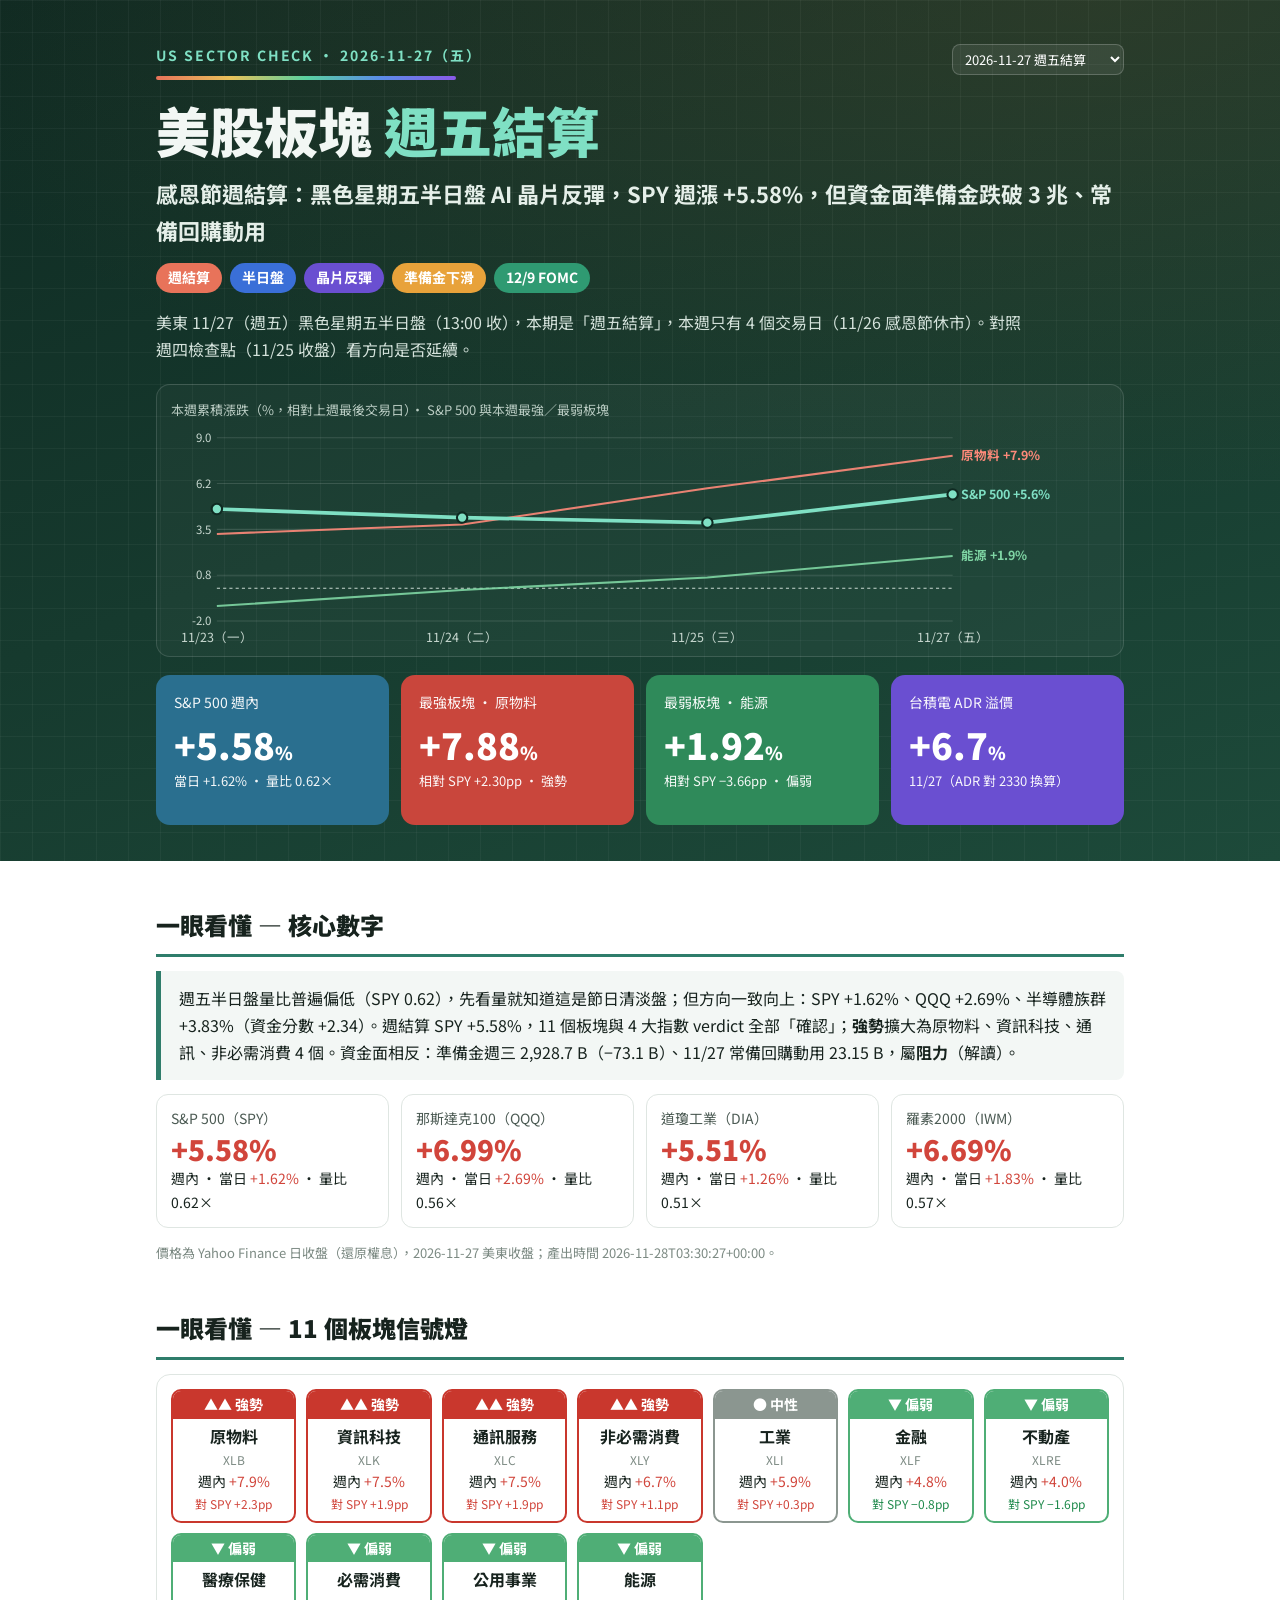
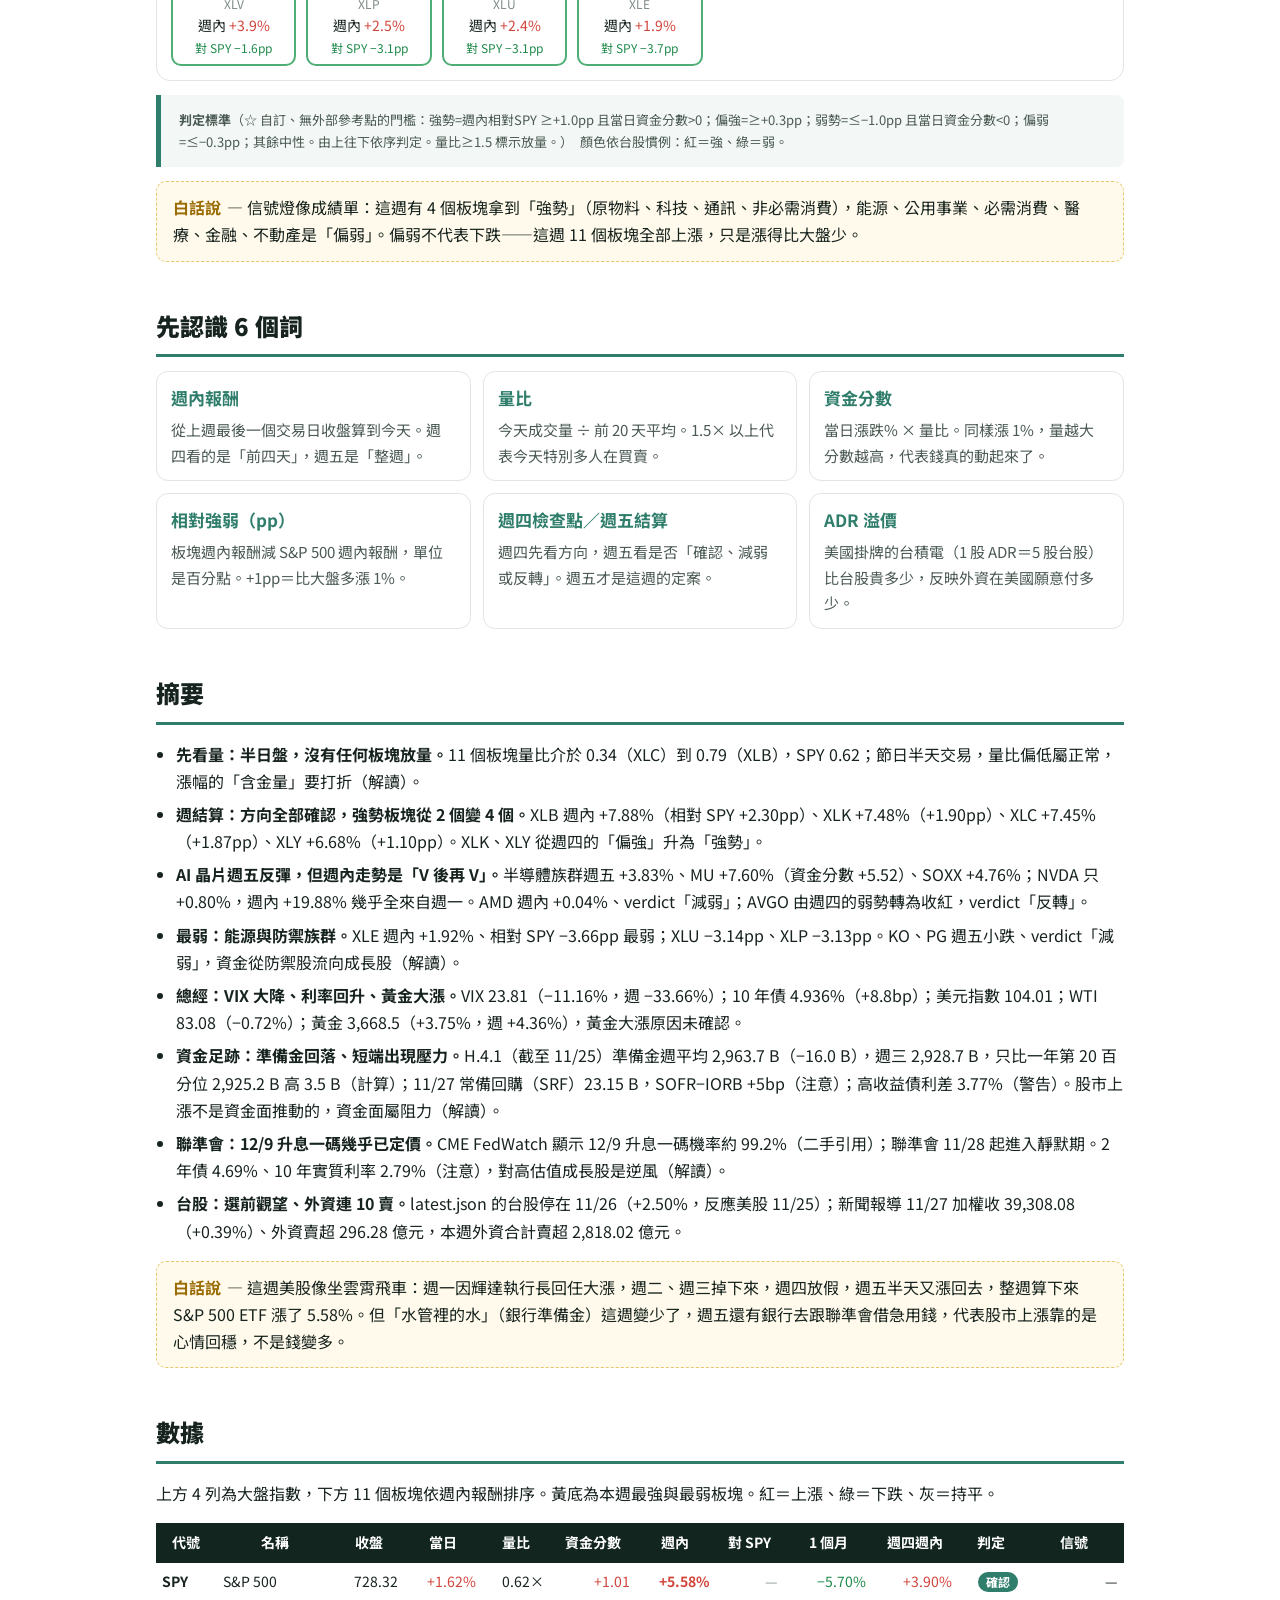
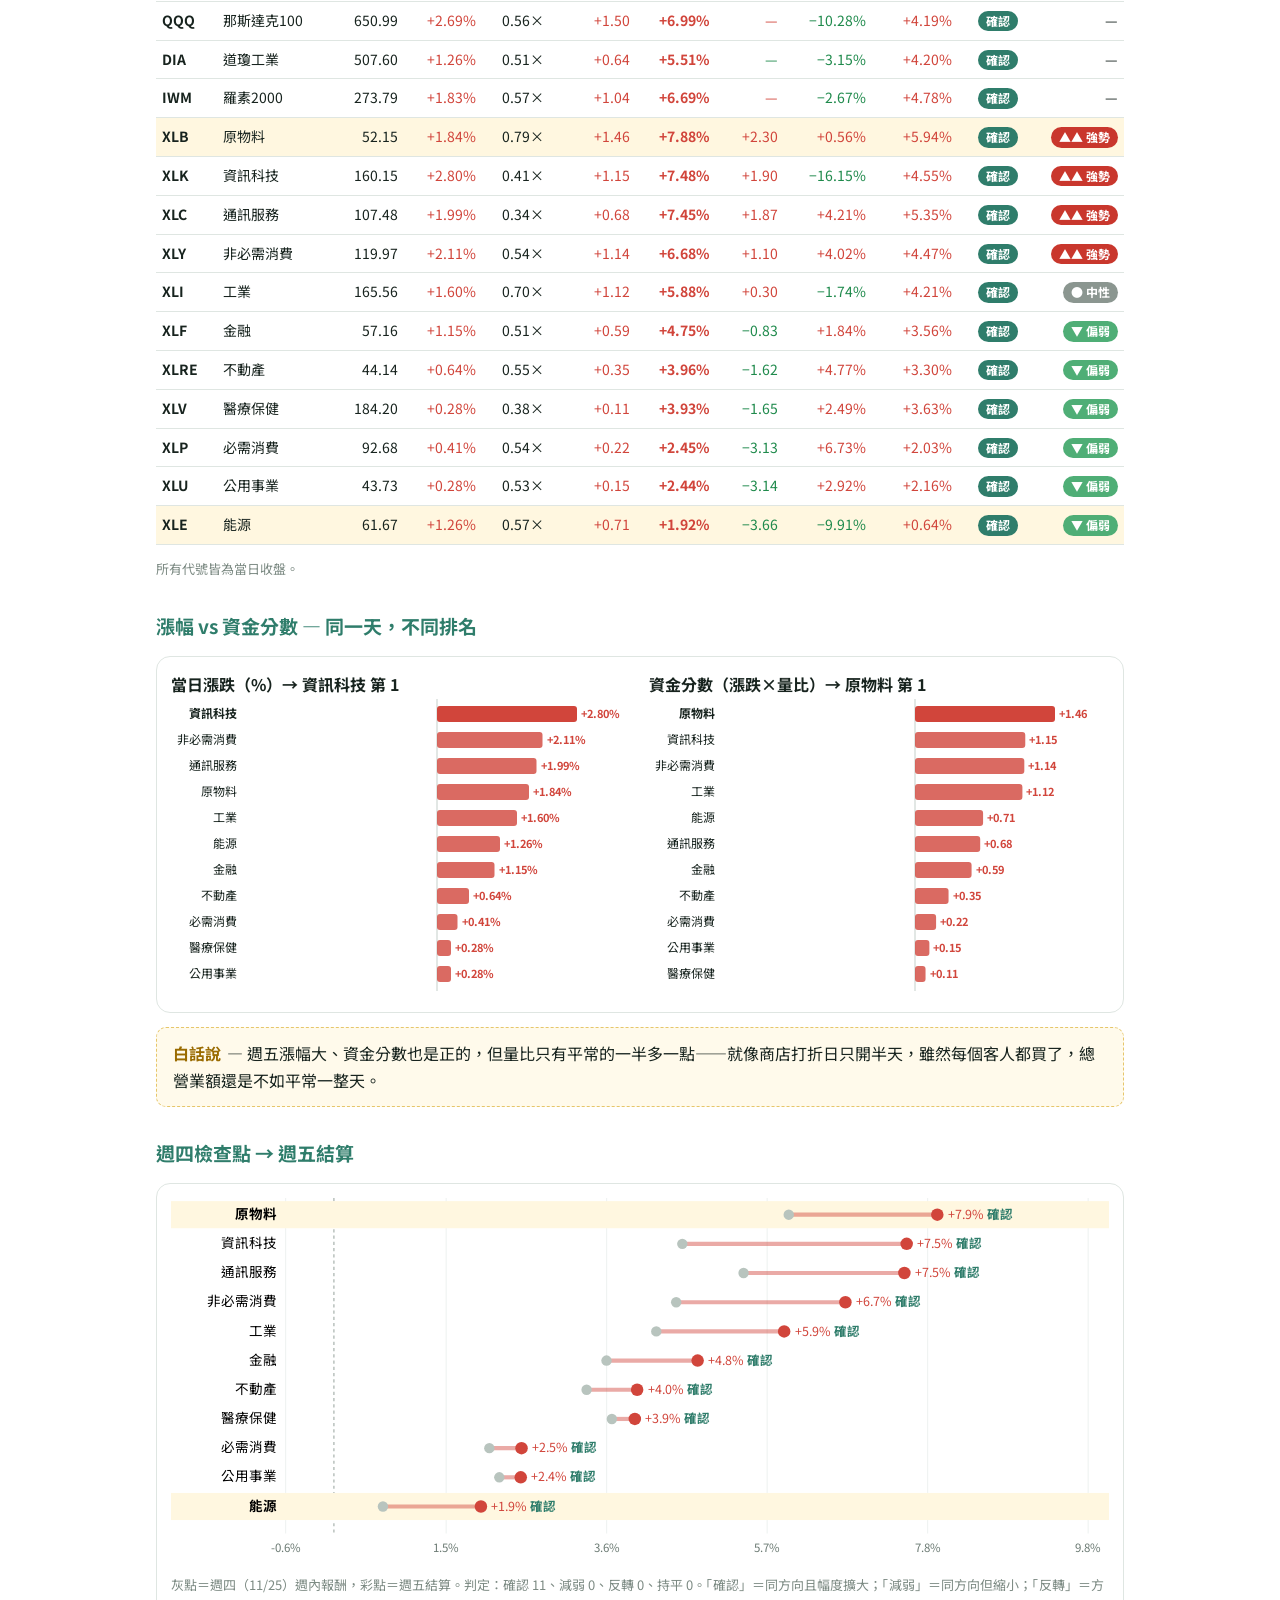
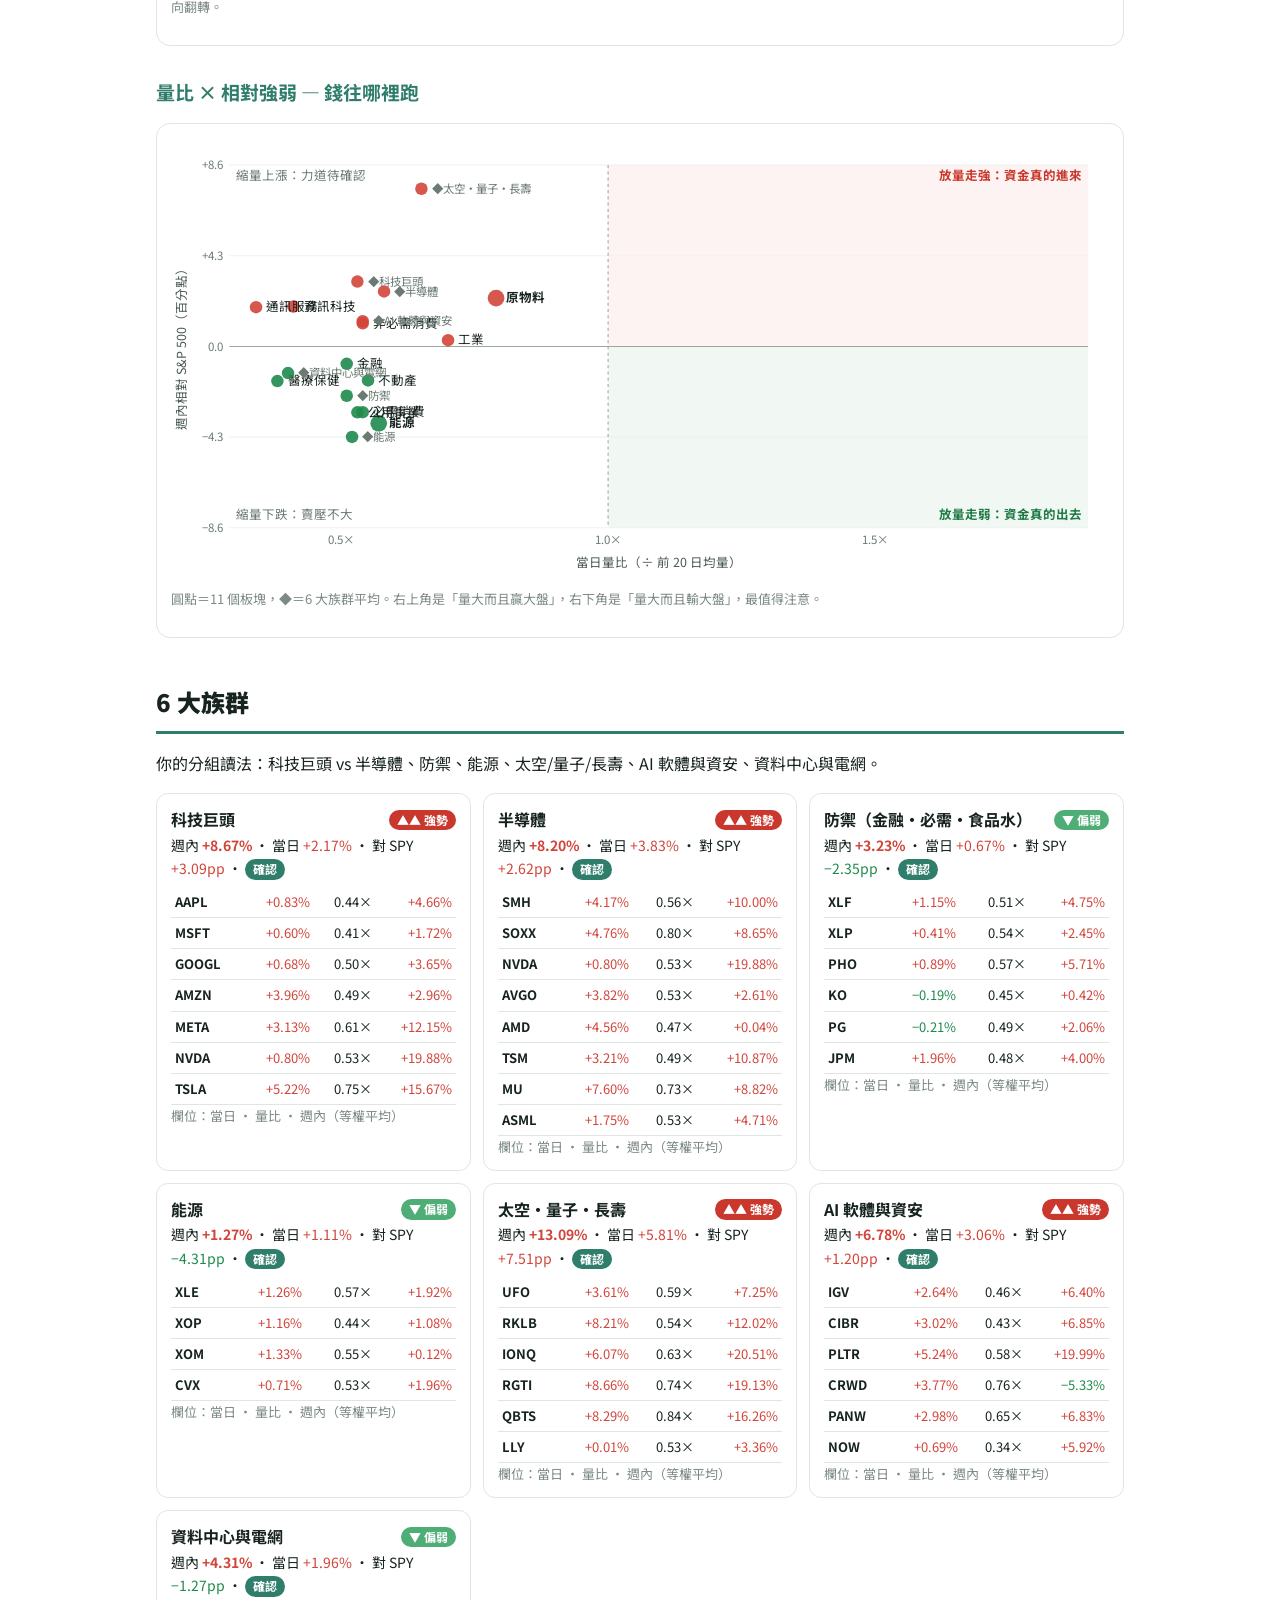
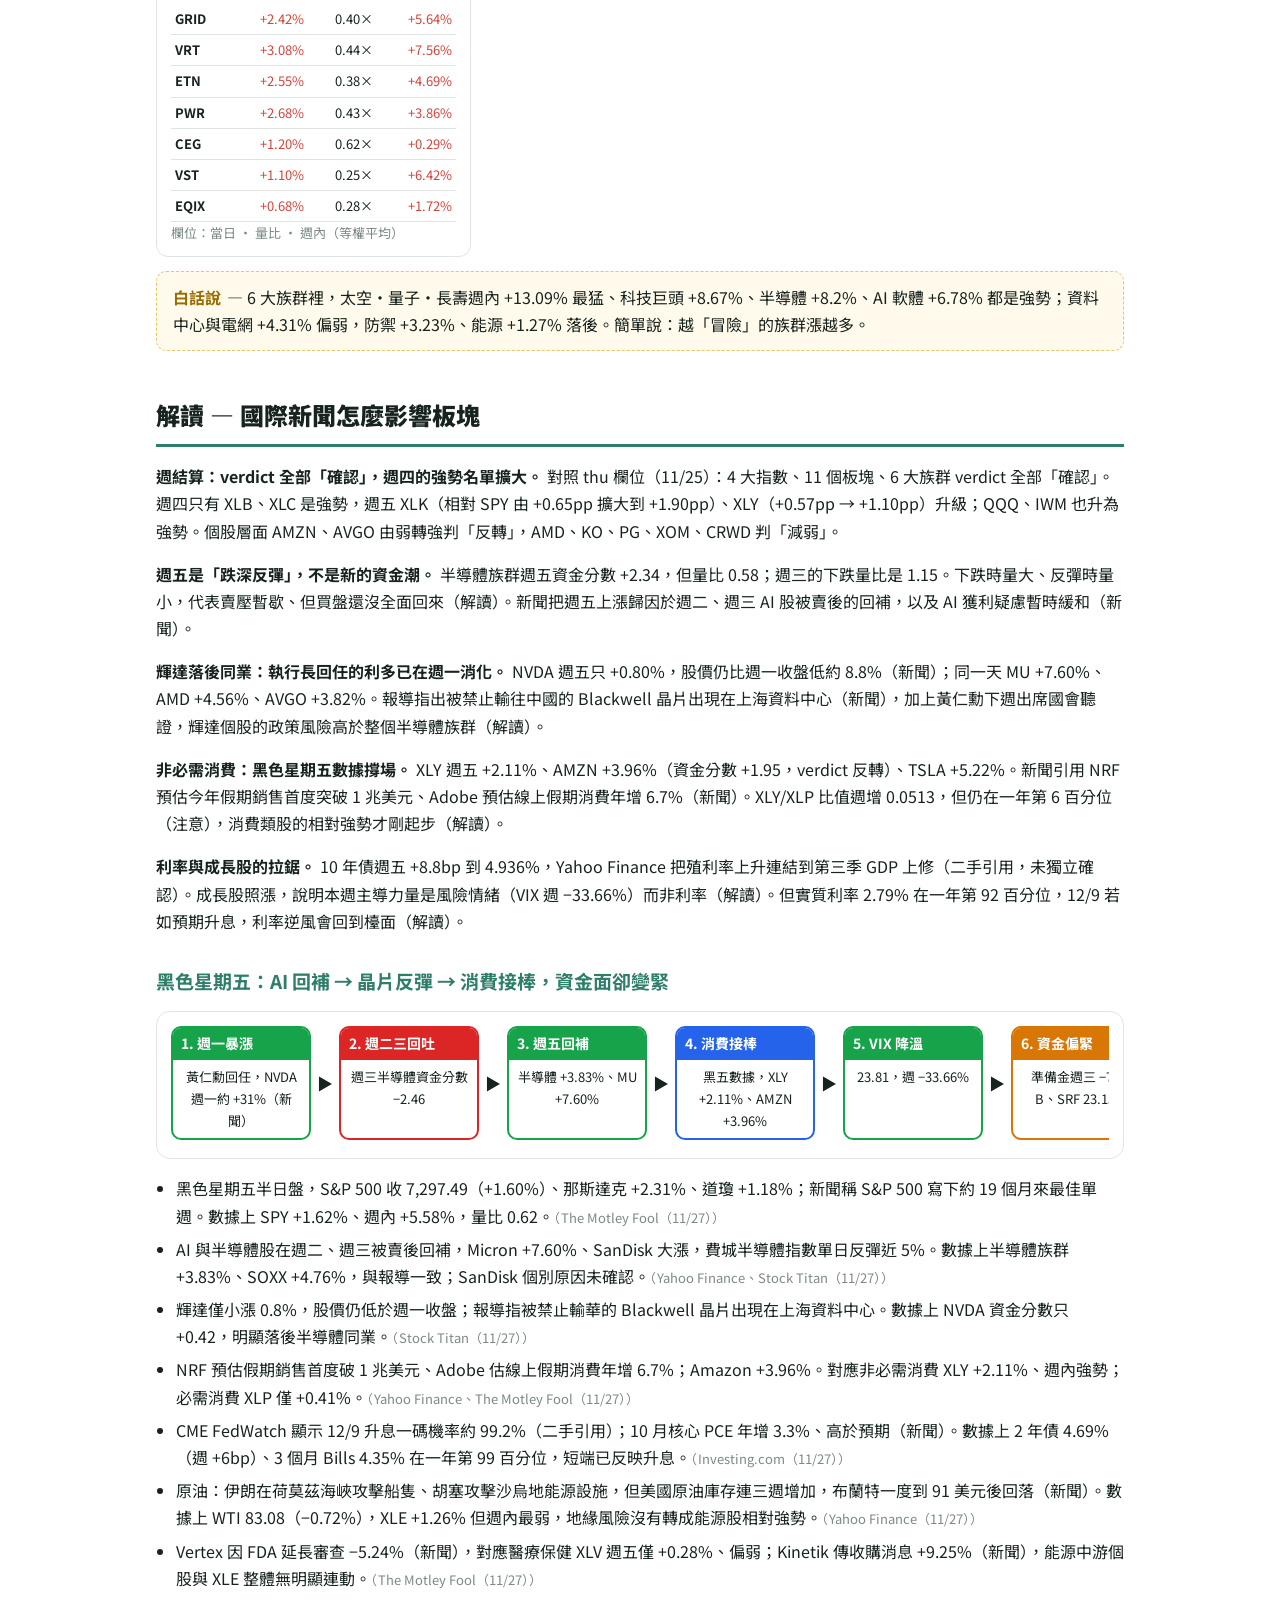
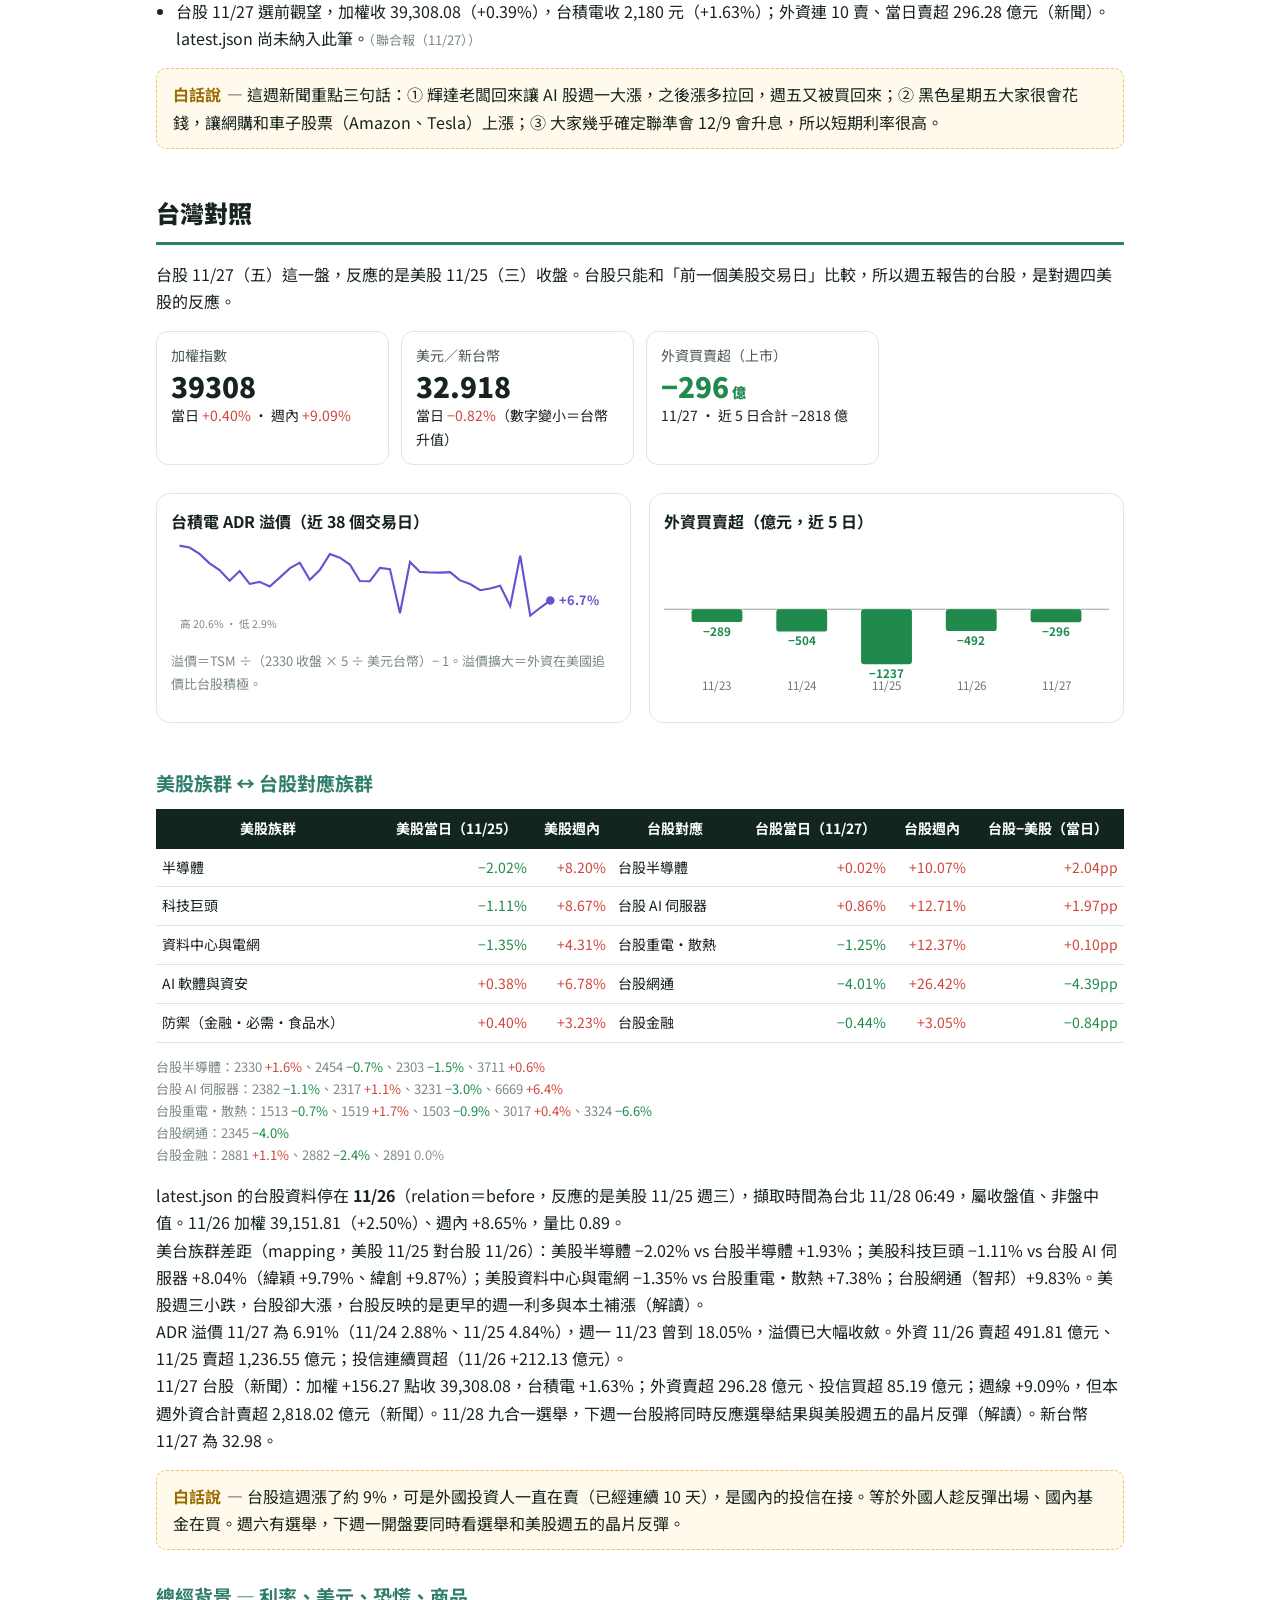
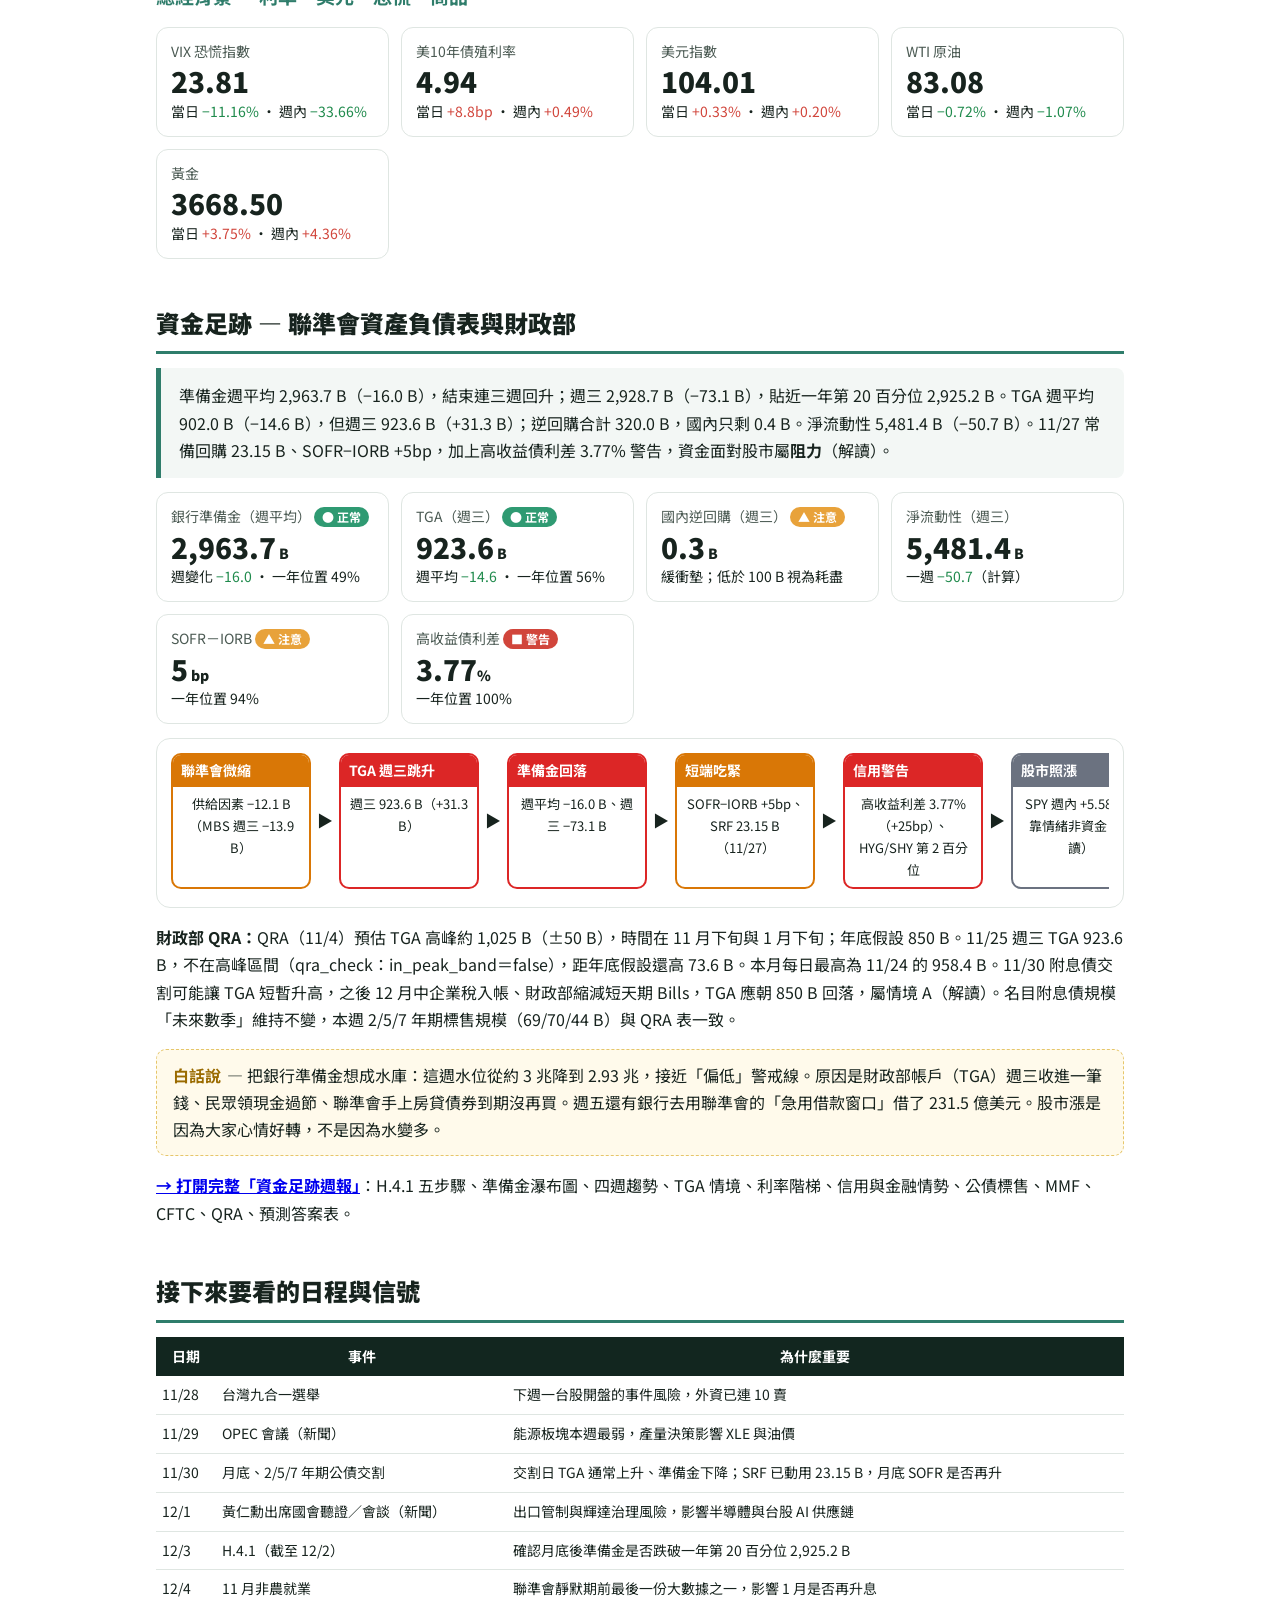
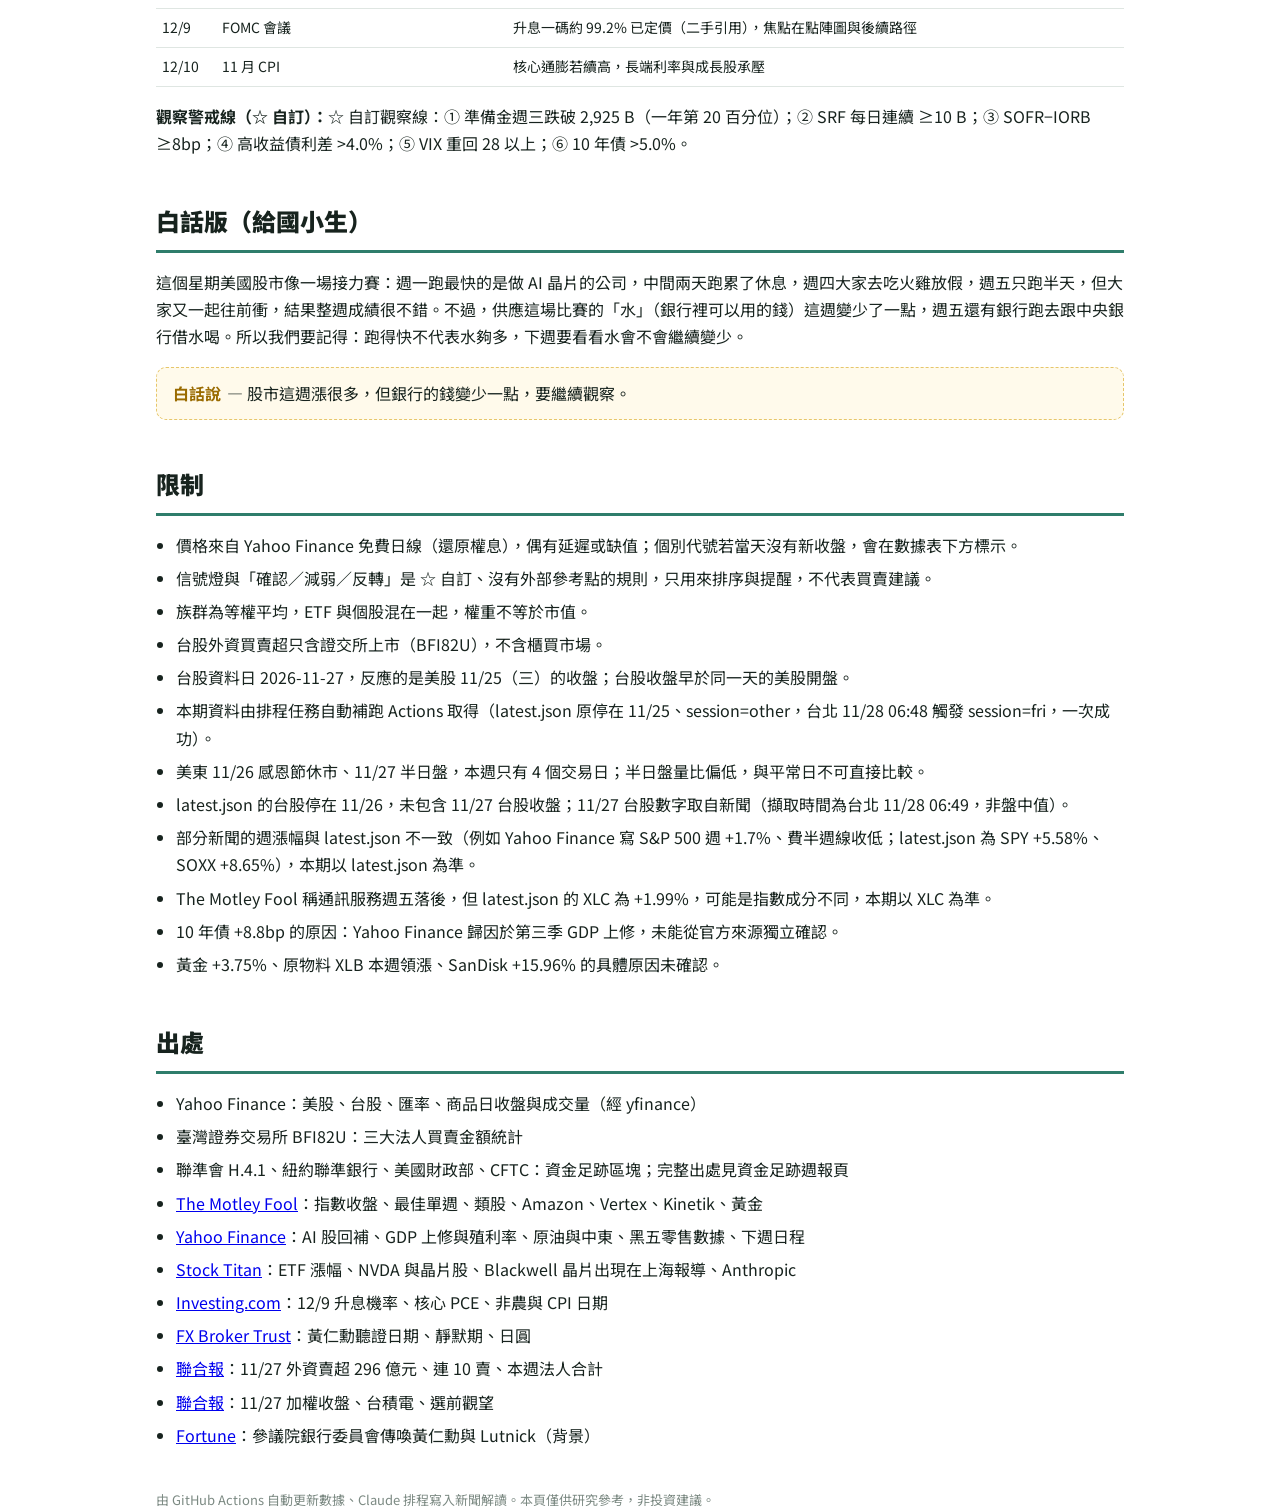
<file: docs/index.html>
<!doctype html>
<html lang="zh-Hant">
<head>
<meta charset="utf-8">
<meta name="viewport" content="width=device-width, initial-scale=1">
<title>美股板塊週報</title>
<link rel="preconnect" href="https://fonts.googleapis.com">
<link href="https://fonts.googleapis.com/css2?family=Noto+Sans+TC:wght@400;500;700;900&display=swap" rel="stylesheet">
<style>
:root{
  --ink:#17231e; --ink2:#4b5a53; --ink3:#7c8a83; --line:#dfe6e2; --paper:#ffffff; --soft:#f3f7f5;
  --brand:#2f7d6b; --up:#d1453b; --up-soft:#f7d9d6; --dn:#1f8a4c; --dn-soft:#d5eedf; --flat:#8b9690;
  --warn:#e8a23a; --violet:#6a4fd1; --blue:#3a6fd8; --plain-bg:#fffaeb; --plain-line:#e6c66a; --plain-ink:#9a6b00;
  --hero1:#0f2a22; --hero2:#1d4a3a;
}
*{box-sizing:border-box}
html,body{margin:0;background:var(--paper);color:var(--ink);font-family:"Noto Sans TC",system-ui,-apple-system,"PingFang TC","Microsoft JhengHei",sans-serif;line-height:1.7;font-size:16px}
.wrap{max-width:1000px;margin:0 auto;padding:0 16px}
b{font-weight:700}
.num{font-variant-numeric:tabular-nums}
.up{color:var(--up)} .dn{color:var(--dn)} .flat{color:var(--flat)}
/* ---------- hero */
.hero{background:radial-gradient(1200px 500px at 85% 0%,#5a4a2a55,transparent),linear-gradient(160deg,var(--hero1),var(--hero2));color:#f2f7f4;padding:44px 0 36px;position:relative;overflow:hidden}
.hero:before{content:"";position:absolute;inset:0;background-image:linear-gradient(#ffffff0a 1px,transparent 1px),linear-gradient(90deg,#ffffff0a 1px,transparent 1px);background-size:32px 32px;pointer-events:none}
.hero .wrap{position:relative}
.eyebrow{letter-spacing:.14em;font-weight:700;color:#7fe0c4;font-size:14px}
.rainbow{height:4px;width:300px;max-width:60%;border-radius:2px;margin:8px 0 18px;background:linear-gradient(90deg,#e8735a,#e8c25a,#5ad1a0,#5a8ce8,#8a5ae8)}
h1{font-size:clamp(32px,6vw,54px);line-height:1.2;margin:0 0 12px;font-weight:900}
h1 .hl{color:#7fe0c4}
.sub{font-size:clamp(17px,2.4vw,22px);font-weight:700;margin:0 0 14px;color:#e5efe9}
.tags{display:flex;flex-wrap:wrap;gap:8px;margin-bottom:14px}
.tag{padding:3px 12px;border-radius:999px;font-size:14px;font-weight:700;color:#fff}
.intro{color:#d4e2db;max-width:880px}
.hero-chart{margin:20px 0 18px;border:1px solid #ffffff22;border-radius:14px;padding:14px 14px 6px;background:#ffffff08}
.hero-chart .cap{font-size:13px;color:#b9cbc2}
.kpis{display:grid;grid-template-columns:repeat(4,1fr);gap:12px}
.kpi{border-radius:14px;padding:16px 18px;color:#fff;min-height:150px}
.kpi .k{font-size:14px;opacity:.95}
.kpi .v{font-size:clamp(26px,4vw,36px);font-weight:900;margin:8px 0 4px;line-height:1.2}
.kpi .v small{font-size:.5em}
.kpi .d{font-size:13px;opacity:.95}
.picker{position:absolute;right:16px;top:0}
.picker select{background:#ffffff14;color:#fff;border:1px solid #ffffff33;border-radius:8px;padding:4px 8px;font:inherit;font-size:13px}
.picker option{color:#000}
/* ---------- body */
main{padding:24px 0 60px}
h2{font-size:24px;font-weight:900;margin:44px 0 14px;padding-bottom:8px;border-bottom:3px solid var(--brand)}
h3{font-size:19px;color:var(--brand);margin:30px 0 10px}
.callout{background:var(--soft);border-left:5px solid var(--brand);padding:14px 18px;border-radius:0 8px 8px 0}
.plain{background:var(--plain-bg);border:1.5px dashed var(--plain-line);border-radius:10px;padding:12px 16px;margin:14px 0}
.plain b.lbl{color:var(--plain-ink);margin-right:6px}
.cards{display:grid;grid-template-columns:repeat(4,1fr);gap:12px;margin:14px 0}
.card{border:1px solid var(--line);border-radius:12px;padding:12px 14px;background:#fff}
.card .k{font-size:14px;color:var(--ink2)}
.card .v{font-size:28px;font-weight:900;line-height:1.3}
.card .d{font-size:14px}
.note{font-size:13px;color:var(--ink3)}
.panel{border:1px solid var(--line);border-radius:14px;padding:14px;background:#fff;margin:14px 0}
.lights{display:grid;grid-template-columns:repeat(auto-fill,minmax(118px,1fr));gap:10px}
.light{border:2px solid;border-radius:10px;text-align:center;overflow:hidden;background:#fff}
.light .h{color:#fff;font-weight:700;font-size:14px;padding:2px 0}
.light .n{font-weight:700;margin-top:4px}
.light .t{font-size:12px;color:var(--ink3)}
.light .s{font-size:14px}
.light .x{font-size:12px;padding-bottom:6px}
.gloss{display:grid;grid-template-columns:repeat(3,1fr);gap:12px}
.gloss .card h4{margin:0 0 4px;color:var(--brand);font-size:17px}
.gloss .card p{margin:0;font-size:15px;color:var(--ink2)}
ul.bul{padding-left:20px} ul.bul li{margin:6px 0}
table{width:100%;border-collapse:collapse;font-size:14px}
th{background:#12261f;color:#fff;font-weight:700;padding:8px 6px;text-align:center;white-space:nowrap}
td{padding:7px 6px;border-bottom:1px solid var(--line);text-align:right}
td.l{text-align:left}
tr.hl td{background:#fff7e0}
.tablewrap{overflow-x:auto;-webkit-overflow-scrolling:touch}
.pill{display:inline-block;padding:0 8px;border-radius:999px;font-size:12px;font-weight:700;color:#fff;white-space:nowrap}
.two{display:grid;grid-template-columns:1fr 1fr;gap:18px}
.chain{display:flex;gap:6px;align-items:stretch;overflow-x:auto;padding-bottom:4px}
.chain .step{flex:1 0 140px;border:2px solid;border-radius:10px;overflow:hidden;background:#fff}
.chain .step .h{color:#fff;font-weight:700;padding:4px 8px;font-size:14px}
.chain .step .b{padding:6px 8px;font-size:13px;text-align:center}
.chain .arr{align-self:center;font-size:16px;color:var(--ink)}
.groups{display:grid;grid-template-columns:repeat(auto-fill,minmax(300px,1fr));gap:12px}
.group h4{margin:0;display:flex;justify-content:space-between;align-items:center;gap:8px}
.group table{font-size:13px;margin-top:6px}
.group td{padding:4px}
.empty{padding:16px;border:1.5px dashed var(--line);border-radius:10px;color:var(--ink3);text-align:center}
svg text{font-family:inherit}
.sx{overflow-x:auto;-webkit-overflow-scrolling:touch}
.sx>svg{min-width:640px;display:block}
footer{color:var(--ink3);font-size:13px;margin-top:40px}
@media (max-width:760px){
  .kpis,.cards{grid-template-columns:1fr 1fr}
  .gloss,.two{grid-template-columns:1fr}
  .picker{position:static;margin-bottom:10px}
}
</style>
</head>
<body>
<header class="hero">
  <div class="wrap">
    <div class="picker"><select id="pick" aria-label="選擇期別"></select></div>
    <div class="eyebrow" id="eyebrow">US SECTOR CHECK</div>
    <div class="rainbow"></div>
    <h1 id="title">美股板塊 <span class="hl">週報</span></h1>
    <p class="sub" id="subtitle">載入中…</p>
    <div class="tags" id="tags"></div>
    <p class="intro" id="intro"></p>
    <div class="hero-chart"><div class="cap" id="heroCap"></div><div id="heroChart"></div></div>
    <div class="kpis" id="kpis"></div>
  </div>
</header>

<main class="wrap" id="main"></main>

<script>
(()=>{
"use strict";
// ---------------------------------------------------------------- helpers
const $ = s => document.querySelector(s);
const esc = s => String(s ?? "").replace(/[&<>"']/g, c => ({"&":"&amp;","<":"&lt;",">":"&gt;",'"':"&quot;","'":"&#39;"}[c]));
// 解讀文字只允許少數標籤
const rich = s => esc(s).replace(/&lt;(\/?)(b|em|br)&gt;/g, "<$1$2>");
const nz = v => v !== null && v !== undefined && !Number.isNaN(v);
const f = (v, d = 2) => nz(v) ? Number(v).toFixed(d) : "—";
const sg = (v, d = 2, u = "%") => nz(v) ? (v > 0 ? "+" : v < 0 ? "−" : "") + Math.abs(v).toFixed(d) + u : "—";
const cls = v => !nz(v) ? "flat" : v > 0.004 ? "up" : v < -0.004 ? "dn" : "flat";
const col = v => !nz(v) ? "var(--flat)" : v > 0 ? "var(--up)" : v < 0 ? "var(--dn)" : "var(--flat)";
const md = d => d ? `${+d.slice(5,7)}/${+d.slice(8,10)}` : "—";
const WD = ["日","一","二","三","四","五","六"];
const wd = d => WD[new Date(d + "T12:00:00").getDay()];
const SIG = {
  "強勢": {c:"#c9372d", i:"▲▲"}, "偏強": {c:"#e8735a", i:"▲"}, "中性": {c:"#8b9690", i:"●"},
  "偏弱": {c:"#4fae76", i:"▼"}, "弱勢": {c:"#1f7a45", i:"▼▼"}, "保留": {c:"#a6b0ab", i:"○"}
};
const VERD = {"確認":"#2f7d6b","減弱":"#e8a23a","反轉":"#6a4fd1","持平":"#8b9690"};
const pill = (t, c) => `<span class="pill" style="background:${c}">${esc(t)}</span>`;
const sigPill = s => pill(`${SIG[s]?.i ?? ""} ${s}`, SIG[s]?.c ?? "#999");
const plainBox = t => t ? `<div class="plain"><b class="lbl">白話說</b>— ${rich(t)}</div>` : "";
const sec = (title, html) => `<h2>${esc(title)}</h2>${html}`;
async function getJSON(u){ try{ const r = await fetch(u, {cache:"no-store"}); return r.ok ? r.json() : null; }catch(e){ return null; } }

// ---------------------------------------------------------------- SVG charts
function lineChart(series, labels, {w=900, h=230, dark=false, unit="%"} = {}){
  const pad = {l:44, r:dark ? 150 : 130, t:16, b:28};
  const all = series.flatMap(s => s.v).filter(nz);
  if (!all.length) return `<div class="empty">沒有資料</div>`;
  let lo = Math.min(0, ...all), hi = Math.max(0, ...all); const sp = (hi - lo) || 1; lo -= sp*.1; hi += sp*.12;
  const X = i => pad.l + (labels.length < 2 ? 0 : i * (w - pad.l - pad.r) / (labels.length - 1));
  const Y = v => pad.t + (hi - v) * (h - pad.t - pad.b) / (hi - lo);
  const g = dark ? "#ffffff22" : "#e3e9e6", tc = dark ? "#c8d8d0" : "#6b7a73";
  let s = `<svg viewBox="0 0 ${w} ${h}" width="100%" role="img">`;
  for (let k = 0; k <= 4; k++){ const v = lo + (hi - lo) * k / 4; s += `<line x1="${pad.l}" x2="${w-pad.r}" y1="${Y(v)}" y2="${Y(v)}" stroke="${g}"/><text x="${pad.l-6}" y="${Y(v)+4}" font-size="11" fill="${tc}" text-anchor="end">${v.toFixed(1)}</text>`; }
  s += `<line x1="${pad.l}" x2="${w-pad.r}" y1="${Y(0)}" y2="${Y(0)}" stroke="${tc}" stroke-dasharray="3 3"/>`;
  labels.forEach((L, i) => s += `<text x="${X(i)}" y="${h-8}" font-size="12" fill="${tc}" text-anchor="middle">${esc(L)}</text>`);
  series.forEach(se => {
    const pts = se.v.map((v, i) => nz(v) ? [X(i), Y(v)] : null).filter(Boolean);
    if (!pts.length) return;
    s += `<polyline fill="none" stroke="${se.c}" stroke-width="${se.wd || 2}" opacity="${se.o ?? 1}" points="${pts.map(p => p.join(",")).join(" ")}"/>`;
    if (se.dots) pts.forEach((p, i) => s += `<circle cx="${p[0]}" cy="${p[1]}" r="5" fill="${se.c}" stroke="${dark ? "#0f2a22" : "#fff"}" stroke-width="2"/>`);
    const last = pts[pts.length - 1], lv = se.v.filter(nz).slice(-1)[0];
    if (se.label) s += `<text x="${last[0]+8}" y="${last[1]+4}" font-size="12" font-weight="700" fill="${se.c}">${esc(se.label)} ${sg(lv,1,unit)}</text>`;
  });
  return `<div class="sx">${s}</svg></div>`;
}

function barRank(items, key, {unit="%", d=2, hiKey=null} = {}){
  const rows = items.filter(x => nz(x[key]));
  if (!rows.length) return `<div class="empty">沒有資料</div>`;
  const m = Math.max(...rows.map(x => Math.abs(x[key]))) || 1;
  const w = 460, rh = 26, lw = 72, gap = 54, h = rows.length * rh + 6, half = (w - lw - 2 * gap) / 2, mid = lw + gap + half;
  let s = `<svg viewBox="0 0 ${w} ${h}" width="100%">`;
  s += `<line x1="${mid}" x2="${mid}" y1="0" y2="${h}" stroke="#c5cfca"/>`;
  rows.forEach((x, i) => {
    const v = x[key], y = i * rh + 4, len = Math.abs(v) / m * half, hl = hiKey && x.ticker === hiKey;
    s += `<text x="${lw-6}" y="${y+15}" font-size="12" text-anchor="end" fill="#17231e" font-weight="${hl ? 700 : 400}">${esc(x.name)}</text>`;
    s += `<rect x="${v >= 0 ? mid : mid - len}" y="${y+3}" width="${Math.max(len,1)}" height="${rh-10}" rx="3" fill="${col(v)}" opacity="${hl ? 1 : .8}"/>`;
    s += `<text x="${v >= 0 ? mid + len + 4 : mid - len - 4}" y="${y+15}" font-size="11" text-anchor="${v >= 0 ? "start" : "end"}" fill="${col(v)}" font-weight="700">${sg(v, d, unit)}</text>`;
  });
  return s + `</svg>`;
}

function dumbbell(rows){ // 週四檢查點 → 週五結算
  const all = rows.flatMap(r => [r.a, r.b]).filter(nz);
  if (!all.length) return `<div class="empty">沒有週四資料</div>`;
  let lo = Math.min(0, ...all), hi = Math.max(0, ...all); const sp = (hi - lo) || 1; lo -= sp*.08; hi += sp*.25;
  const w = 900, lw = 110, rh = 28, h = rows.length * rh + 40;
  const X = v => lw + (v - lo) * (w - lw - 20) / (hi - lo);
  let s = `<svg viewBox="0 0 ${w} ${h}" width="100%">`;
  for (let k = 0; k <= 5; k++){ const v = lo + (hi - lo) * k / 5; s += `<line x1="${X(v)}" x2="${X(v)}" y1="0" y2="${h-26}" stroke="#eef2f0"/><text x="${X(v)}" y="${h-8}" font-size="11" text-anchor="middle" fill="#6b7a73">${v.toFixed(1)}%</text>`; }
  s += `<line x1="${X(0)}" x2="${X(0)}" y1="0" y2="${h-26}" stroke="#9aa6a0" stroke-dasharray="3 3"/>`;
  rows.forEach((r, i) => {
    const y = i * rh + 16;
    if (r.hl) s += `<rect x="0" y="${y-13}" width="${w}" height="${rh-2}" fill="#fff7e0"/>`;
    s += `<text x="${lw-8}" y="${y+4}" font-size="13" text-anchor="end" font-weight="${r.hl ? 700 : 400}">${esc(r.name)}</text>`;
    if (nz(r.a) && nz(r.b)){
      s += `<line x1="${X(r.a)}" x2="${X(r.b)}" y1="${y}" y2="${y}" stroke="${col(r.b - r.a)}" stroke-width="4" opacity=".45"/>`;
      s += `<circle cx="${X(r.a)}" cy="${y}" r="5" fill="#b8c4be"/><circle cx="${X(r.b)}" cy="${y}" r="6" fill="${col(r.b)}"/>`;
      s += `<text x="${Math.max(X(r.a), X(r.b)) + 10}" y="${y+4}" font-size="12" fill="${col(r.b)}">${sg(r.b,1)} <tspan fill="${VERD[r.v] || "#888"}" font-weight="700">${esc(r.v || "")}</tspan></text>`;
    }
  });
  return `<div class="sx">${s}</svg></div>`;
}

function scatter(pts){ // x = 量比, y = 相對 SPY（pp）
  const P = pts.filter(p => nz(p.x) && nz(p.y));
  if (!P.length) return `<div class="empty">沒有資料</div>`;
  const w = 900, h = 420, pad = {l:56, r:20, t:26, b:46};
  const xs = P.map(p => p.x), ys = P.map(p => p.y);
  const x0 = Math.min(.4, ...xs) - .05, x1 = Math.max(1.8, ...xs) + .1;
  const ym = Math.max(1.5, ...ys.map(Math.abs)) * 1.15;
  const X = v => pad.l + (v - x0) * (w - pad.l - pad.r) / (x1 - x0), Y = v => pad.t + (ym - v) * (h - pad.t - pad.b) / (2 * ym);
  let s = `<svg viewBox="0 0 ${w} ${h}" width="100%">`;
  s += `<rect x="${X(1)}" y="${pad.t}" width="${X(x1)-X(1)}" height="${Y(0)-pad.t}" fill="#d1453b10"/>`;
  s += `<rect x="${X(1)}" y="${Y(0)}" width="${X(x1)-X(1)}" height="${h-pad.b-Y(0)}" fill="#1f8a4c10"/>`;
  s += `<text x="${w-pad.r-6}" y="${pad.t+14}" font-size="12" text-anchor="end" fill="#c9372d" font-weight="700">放量走強：資金真的進來</text>`;
  s += `<text x="${w-pad.r-6}" y="${h-pad.b-8}" font-size="12" text-anchor="end" fill="#1f7a45" font-weight="700">放量走弱：資金真的出去</text>`;
  s += `<text x="${pad.l+6}" y="${pad.t+14}" font-size="12" fill="#6b7a73">縮量上漲：力道待確認</text>`;
  s += `<text x="${pad.l+6}" y="${h-pad.b-8}" font-size="12" fill="#6b7a73">縮量下跌：賣壓不大</text>`;
  for (let k = -2; k <= 2; k++){ const v = ym * k / 2; s += `<line x1="${pad.l}" x2="${w-pad.r}" y1="${Y(v)}" y2="${Y(v)}" stroke="#eef2f0"/><text x="${pad.l-6}" y="${Y(v)+4}" font-size="11" text-anchor="end" fill="#6b7a73">${sg(v,1,"")}</text>`; }
  s += `<line x1="${pad.l}" x2="${w-pad.r}" y1="${Y(0)}" y2="${Y(0)}" stroke="#9aa6a0"/>`;
  s += `<line x1="${X(1)}" x2="${X(1)}" y1="${pad.t}" y2="${h-pad.b}" stroke="#9aa6a0" stroke-dasharray="3 3"/>`;
  [0.5, 1, 1.5, 2].filter(v => v > x0 && v < x1).forEach(v => s += `<text x="${X(v)}" y="${h-pad.b+16}" font-size="11" text-anchor="middle" fill="#6b7a73">${v.toFixed(1)}×</text>`);
  s += `<text x="${(pad.l + w - pad.r)/2}" y="${h-8}" font-size="12" text-anchor="middle" fill="#4b5a53">當日量比（÷ 前 20 日均量）</text>`;
  s += `<text x="14" y="${(pad.t + h - pad.b)/2}" font-size="12" text-anchor="middle" fill="#4b5a53" transform="rotate(-90 14 ${(pad.t + h - pad.b)/2})">週內相對 S&P 500（百分點）</text>`;
  P.forEach(p => { s += `<circle cx="${X(p.x)}" cy="${Y(p.y)}" r="${p.big ? 8 : 6}" fill="${col(p.y)}" opacity=".9"/><text x="${X(p.x)+10}" y="${Y(p.y)+4}" font-size="${p.g ? 11 : 12}" fill="${p.g ? "#6b7a73" : "#17231e"}" font-weight="${p.big ? 700 : 400}">${esc(p.n)}</text>`; });
  return `<div class="sx">${s}</svg></div>`;
}

function spark(vals, {w=420, h=90} = {}){
  const v = vals.filter(nz); if (v.length < 2) return `<div class="empty">資料不足</div>`;
  const lo = Math.min(...v), hi = Math.max(...v), sp = (hi - lo) || 1;
  const X = i => 8 + i * (w - 70) / (v.length - 1), Y = x => 10 + (hi - x) * (h - 24) / sp;
  return `<svg viewBox="0 0 ${w} ${h}" width="100%"><polyline fill="none" stroke="var(--violet)" stroke-width="2" points="${v.map((x,i)=>X(i)+","+Y(x)).join(" ")}"/><circle cx="${X(v.length-1)}" cy="${Y(v[v.length-1])}" r="4" fill="var(--violet)"/><text x="${X(v.length-1)+8}" y="${Y(v[v.length-1])+4}" font-size="12" font-weight="700" fill="var(--violet)">${sg(v[v.length-1],1)}</text><text x="8" y="${h-2}" font-size="10" fill="#7c8a83">高 ${f(hi,1)}% · 低 ${f(lo,1)}%</text></svg>`;
}

function flowBars(flows){
  const F = [...flows].reverse(); if (!F.length) return `<div class="empty">外資資料未取得</div>`;
  const m = Math.max(...F.map(x => Math.abs(x.foreign_net_e8))) || 1, w = 420, h = 150, bw = (w - 20) / F.length, mid = 70;
  let s = `<svg viewBox="0 0 ${w} ${h}" width="100%"><line x1="0" x2="${w}" y1="${mid}" y2="${mid}" stroke="#9aa6a0"/>`;
  F.forEach((x, i) => { const v = x.foreign_net_e8, len = Math.abs(v) / m * 52, cx = 10 + i * bw + bw / 2;
    s += `<rect x="${cx - bw*.3}" y="${v >= 0 ? mid - len : mid}" width="${bw*.6}" height="${Math.max(len,1)}" rx="3" fill="${col(v)}"/>`;
    s += `<text x="${cx}" y="${v >= 0 ? mid - len - 4 : mid + len + 13}" font-size="11" text-anchor="middle" fill="${col(v)}" font-weight="700">${sg(v,0,"")}</text>`;
    s += `<text x="${cx}" y="${h-4}" font-size="11" text-anchor="middle" fill="#6b7a73">${md(x.date)}</text>`; });
  return s + `</svg>`;
}

// ---------------------------------------------------------------- render
function render(D, C){
  const us = D.us, tw = D.taiwan || {}, fri = D.session === "fri", C0 = C || {};
  const sessLabel = fri ? "週五結算" : D.session === "thu" ? "週四檢查點" : "盤後快照";
  const secs = us.sectors, bench = us.benchmark;
  const byW = [...secs].sort((a, b) => (b.wtd_pct ?? -1e9) - (a.wtd_pct ?? -1e9));
  const top = byW[0], bot = byW[byW.length - 1];
  const adr = (tw.adr_premium || []).slice(-1)[0];
  const spx = us.indices.find(x => x.ticker === "SPY") || {};

  // hero
  $("#eyebrow").textContent = `US SECTOR CHECK · ${D.session_date}（${wd(D.session_date)}）`;
  $("#title").innerHTML = `美股板塊 <span class="hl">${sessLabel}</span>`;
  $("#subtitle").innerHTML = C0.headline ? rich(C0.headline) : `${md(D.session_date)} 收盤：11 個板塊、6 大族群與台股對照`;
  const tags = (C0.tags && C0.tags.length) ? C0.tags : ["板塊信號燈", "資金流", sessLabel, "國際新聞", "台灣對照"];
  const tc = ["#e8735a","#3a6fd8","#6a4fd1","#e8a23a","#2f9a72"];
  $("#tags").innerHTML = tags.map((t, i) => `<span class="tag" style="background:${tc[i % 5]}">${esc(t)}</span>`).join("");
  $("#intro").innerHTML = C0.intro ? rich(C0.intro) :
    `比較美股 11 個 GICS 板塊與 6 大主題族群的當日漲跌、量比與週內相對強弱，${fri ? "並對照週四檢查點看本週是否確認" : "作為本週第一個檢查點"}；再對照台股加權、櫃買、台積電 ADR 溢價與外資買賣超。難懂的詞用圖和「白話說」框解釋。`;
  const dl = us.week_dates.map(d => `${md(d)}（${wd(d)}）`);
  const heroSeries = [
    {v: us.week_path[top.ticker] || [], c: "#ff8a7a", label: top.name, wd: 2, o: .9},
    {v: us.week_path[bot.ticker] || [], c: "#7fd6a4", label: bot.name, wd: 2, o: .9},
    {v: us.week_path["SPY"] || [], c: "#7fe0c4", label: "S&P 500", wd: 3.5, dots: true}
  ];
  $("#heroCap").textContent = `本週累積漲跌（%，相對上週最後交易日）· S&P 500 與本週最強／最弱板塊`;
  $("#heroChart").innerHTML = lineChart(heroSeries, dl, {dark: true, h: 220});
  const k = (bg, t, v, u, d) => `<div class="kpi" style="background:${bg}"><div class="k">${t}</div><div class="v num">${v}<small>${u}</small></div><div class="d">${d}</div></div>`;
  $("#kpis").innerHTML =
    k("#2a6f8f", "S&P 500 週內", sg(spx.wtd_pct, 2, ""), "%", `當日 ${sg(spx.day_pct)} · 量比 ${f(spx.vol_ratio)}×`) +
    k("#c9463c", `最強板塊 · ${esc(top.name)}`, sg(top.wtd_pct, 2, ""), "%", `相對 SPY ${sg(top.rs_pp, 2, "pp")} · ${top.signal}`) +
    k("#2f8a5a", `最弱板塊 · ${esc(bot.name)}`, sg(bot.wtd_pct, 2, ""), "%", `相對 SPY ${sg(bot.rs_pp, 2, "pp")} · ${bot.signal}`) +
    k("#6a4fd1", "台積電 ADR 溢價", adr ? sg(adr.premium_pct, 1, "") : "—", "%", adr ? `${md(adr.date)}（ADR 對 2330 換算）` : "資料未取得");

  let h = "";
  if (D.market_closed_today) h += `<div class="plain"><b class="lbl">注意</b>— 今天美股休市或尚未有收盤資料，下方為 ${D.session_date} 的數據。</div>`;

  // 核心數字
  const idxCards = us.indices.map(x => `<div class="card"><div class="k">${esc(x.name)}（${x.ticker}）</div><div class="v num ${cls(x.wtd_pct)}">${sg(x.wtd_pct)}</div><div class="d">週內 · 當日 <span class="${cls(x.day_pct)}">${sg(x.day_pct)}</span> · 量比 ${f(x.vol_ratio)}×</div></div>`).join("");
  h += sec("一眼看懂 — 核心數字",
    (C0.lede ? `<div class="callout">${rich(C0.lede)}</div>` : autoLede(D)) +
    `<div class="cards">${idxCards}</div><p class="note">價格為 Yahoo Finance 日收盤（還原權息），${D.session_date} 美東收盤；產出時間 ${esc(D.generated_at)}。</p>`);

  // 信號燈
  const lights = byW.map(x => { const S = SIG[x.signal] || SIG["保留"];
    return `<div class="light" style="border-color:${S.c}"><div class="h" style="background:${S.c}">${S.i} ${x.signal}</div><div class="n">${esc(x.name)}</div><div class="t">${x.ticker}</div><div class="s num">週內 <span class="${cls(x.wtd_pct)}">${sg(x.wtd_pct,1)}</span></div><div class="x num ${cls(x.rs_pp)}">對 SPY ${sg(x.rs_pp,1,"pp")}${x.vol_ratio >= 1.5 ? " · 放量" : ""}</div></div>`; }).join("");
  h += sec("一眼看懂 — 11 個板塊信號燈",
    `<div class="panel"><div class="lights">${lights}</div></div>` +
    `<div class="callout note" style="color:var(--ink2)"><b>判定標準</b>（${esc(D.rules_note)}）　顏色依台股慣例：紅＝強、綠＝弱。</div>` +
    plainBox(C0.plain_signals || autoPlainSignals(byW)));

  // 名詞
  const G = [
    ["週內報酬", "從上週最後一個交易日收盤算到今天。週四看的是「前四天」，週五是「整週」。"],
    ["量比", "今天成交量 ÷ 前 20 天平均。1.5× 以上代表今天特別多人在買賣。"],
    ["資金分數", "當日漲跌% × 量比。同樣漲 1%，量越大分數越高，代表錢真的動起來了。"],
    ["相對強弱（pp）", "板塊週內報酬減 S&P 500 週內報酬，單位是百分點。+1pp＝比大盤多漲 1%。"],
    ["週四檢查點／週五結算", "週四先看方向，週五看是否「確認、減弱或反轉」。週五才是這週的定案。"],
    ["ADR 溢價", "美國掛牌的台積電（1 股 ADR＝5 股台股）比台股貴多少，反映外資在美國願意付多少。"]
  ];
  h += sec("先認識 6 個詞", `<div class="gloss">${G.map(g => `<div class="card"><h4>${g[0]}</h4><p>${g[1]}</p></div>`).join("")}</div>`);

  // 摘要
  h += sec("摘要", C0.summary && C0.summary.length
    ? `<ul class="bul">${C0.summary.map(x => `<li>${rich(x)}</li>`).join("")}</ul>${plainBox(C0.plain_summary)}`
    : `<div class="empty">新聞解讀尚未產生（每週四、五美股收盤後約 1 小時由排程自動寫入）。下方數據已更新。</div>`);

  // 數據表
  const rows = [...us.indices.map(x => ({...x, idx: true})), ...byW];
  const th = `<tr><th>代號</th><th>名稱</th><th>收盤</th><th>當日</th><th>量比</th><th>資金分數</th><th>週內</th><th>對 SPY</th><th>1 個月</th>${fri ? "<th>週四週內</th><th>判定</th>" : ""}<th>信號</th></tr>`;
  const tr = x => `<tr class="${x.ticker === top.ticker || x.ticker === bot.ticker ? "hl" : ""}"><td class="l"><b>${x.ticker}</b></td><td class="l">${esc(x.name)}</td><td class="num">${f(x.close)}</td><td class="num ${cls(x.day_pct)}">${sg(x.day_pct)}</td><td class="num">${f(x.vol_ratio)}×</td><td class="num ${cls(x.flow)}">${sg(x.flow,2,"")}</td><td class="num ${cls(x.wtd_pct)}"><b>${sg(x.wtd_pct)}</b></td><td class="num ${cls(x.rs_pp)}">${x.idx ? "—" : sg(x.rs_pp,2,"")}</td><td class="num ${cls(x.m1_pct)}">${sg(x.m1_pct)}</td>${fri ? `<td class="num ${cls(x.thu?.wtd_pct)}">${sg(x.thu?.wtd_pct)}</td><td>${x.verdict ? pill(x.verdict, VERD[x.verdict]) : "—"}</td>` : ""}<td>${x.idx ? "—" : sigPill(x.signal)}</td></tr>`;
  h += sec("數據", `<p>上方 4 列為大盤指數，下方 11 個板塊依週內報酬排序。黃底為本週最強與最弱板塊。紅＝上漲、綠＝下跌、灰＝持平。</p><div class="tablewrap"><table>${th}${rows.map(tr).join("")}</table></div><p class="note">${stalenote(rows)}</p>`);

  // 漲幅 vs 資金分數
  const byDay = [...secs].sort((a, b) => (b.day_pct ?? -1e9) - (a.day_pct ?? -1e9));
  const byFlow = [...secs].sort((a, b) => (b.flow ?? -1e9) - (a.flow ?? -1e9));
  h += `<h3>漲幅 vs 資金分數 — 同一天，不同排名</h3><div class="panel two"><div><b>當日漲跌（%）→ ${esc(byDay[0].name)} 第 1</b>${barRank(byDay, "day_pct", {hiKey: byDay[0].ticker})}</div><div><b>資金分數（漲跌×量比）→ ${esc(byFlow[0].name)} 第 1</b>${barRank(byFlow, "flow", {unit: "", hiKey: byFlow[0].ticker})}</div></div>`;
  h += plainBox(C0.plain_flow || `兩家店今天都多賣了 1%，但一家客人比平常多一倍、一家客人比平常少一半——前者才是真的「人潮變多」。所以這份報告先看「資金分數」，再看漲幅。`);

  // 週四→週五 或 本週路徑
  if (fri && D.thu_date){
    const dbRows = byW.map(x => ({name: x.name, a: x.thu?.wtd_pct, b: x.wtd_pct, v: x.verdict, hl: x === top || x === bot}));
    const cnt = v => byW.filter(x => x.verdict === v).length;
    h += `<h3>週四檢查點 → 週五結算</h3><div class="panel">${dumbbell(dbRows)}<p class="note">灰點＝週四（${md(D.thu_date)}）週內報酬，彩點＝週五結算。判定：確認 ${cnt("確認")}、減弱 ${cnt("減弱")}、反轉 ${cnt("反轉")}、持平 ${cnt("持平")}。「確認」＝同方向且幅度擴大；「減弱」＝同方向但縮小；「反轉」＝方向翻轉。</p></div>`;
  } else {
    const pal = ["#c9372d","#e8735a","#e8a23a","#2f7d6b","#3a6fd8","#6a4fd1","#1f8a4c","#8b9690","#b0558a","#5a8ce8","#9a6b00"];
    const ser = byW.map((x, i) => ({v: us.week_path[x.ticker] || [], c: pal[i % pal.length], label: (i < 2 || i > byW.length - 3) ? x.name : "", o: (i < 2 || i > byW.length - 3) ? 1 : .35}));
    ser.push({v: us.week_path["SPY"] || [], c: "#17231e", wd: 3, label: "S&P 500", dots: true});
    h += `<h3>本週每日路徑 — 誰從週一就領先</h3><div class="panel">${lineChart(ser, dl, {h: 280})}<p class="note">深色粗線為 S&P 500，只標示最強與最弱各 2 個板塊，其餘淡化。</p></div>`;
  }

  // 散布圖
  const sp = [...secs.map(x => ({n: x.name, x: x.vol_ratio, y: x.rs_pp, big: x === top || x === bot})),
              ...us.groups.map(g => ({n: "◆" + g.name.replace(/（.*）/, ""), x: g.vol_ratio, y: g.rs_pp, g: true}))];
  h += `<h3>量比 × 相對強弱 — 錢往哪裡跑</h3><div class="panel">${scatter(sp)}<p class="note">圓點＝11 個板塊，◆＝6 大族群平均。右上角是「量大而且贏大盤」，右下角是「量大而且輸大盤」，最值得注意。</p></div>`;

  // 族群
  const gcards = us.groups.map(g => `<div class="card group"><h4><span>${esc(g.name)}</span>${sigPill(g.signal)}</h4>
    <div class="num" style="font-size:14px">週內 <b class="${cls(g.wtd_pct)}">${sg(g.wtd_pct)}</b> · 當日 <span class="${cls(g.day_pct)}">${sg(g.day_pct)}</span> · 對 SPY <span class="${cls(g.rs_pp)}">${sg(g.rs_pp,2,"pp")}</span>${fri && g.verdict ? " · " + pill(g.verdict, VERD[g.verdict]) : ""}</div>
    <table>${g.members.map(m => `<tr><td class="l"><b>${m.ticker}</b></td><td class="num ${cls(m.day_pct)}">${sg(m.day_pct)}</td><td class="num">${f(m.vol_ratio)}×</td><td class="num ${cls(m.wtd_pct)}">${sg(m.wtd_pct)}</td></tr>`).join("")}</table>
    <div class="note">欄位：當日 · 量比 · 週內（等權平均）</div></div>`).join("");
  h += sec("6 大族群", `<p>你的分組讀法：科技巨頭 vs 半導體、防禦、能源、太空/量子/長壽、AI 軟體與資安、資料中心與電網。</p><div class="groups">${gcards}</div>${plainBox(C0.plain_groups)}`);

  // 解讀與新聞
  let ih = "";
  if (C0.interpretation && C0.interpretation.length) ih += C0.interpretation.map(p => `<p><b>${rich(p.title)}</b> ${rich(p.body)}</p>`).join("");
  if (C0.news_chain && C0.news_chain.length){
    const cc = ["#6a4fd1","#6a4fd1","#e8a23a","#3a6fd8","#3a6fd8","#d1453b"];
    ih += `<h3>${esc(C0.news_chain_title || "這週市場的因果鏈")}</h3><div class="panel"><div class="chain">${C0.news_chain.map((s, i) => `${i ? '<div class="arr">▶</div>' : ""}<div class="step" style="border-color:${s.color || cc[i % 6]}"><div class="h" style="background:${s.color || cc[i % 6]}">${i + 1}. ${esc(s.title)}</div><div class="b">${rich(s.detail)}</div></div>`).join("")}</div></div>`;
  }
  if (C0.news && C0.news.length) ih += `<ul class="bul">${C0.news.map(n => `<li>${rich(n.text)}${n.source ? `<span class="note">（${esc(n.source)}）</span>` : ""}</li>`).join("")}</ul>`;
  ih += plainBox(C0.plain_news);
  h += sec("解讀 — 國際新聞怎麼影響板塊", ih || `<div class="empty">新聞解讀尚未產生。</div>`);

  // 台灣
  h += sec("台灣對照", renderTW(D, tw, C0));

  // 總經
  const mc = us.macro.map(m => `<div class="card"><div class="k">${esc(m.name)}</div><div class="v num">${f(m.value)}</div><div class="d">${m.day_bp !== undefined ? `當日 <span class="${cls(m.day_bp)}">${sg(m.day_bp,1,"bp")}</span>` : `當日 <span class="${cls(m.day_pct)}">${sg(m.day_pct)}</span>`} · 週內 <span class="${cls(m.wtd_pct)}">${sg(m.wtd_pct)}</span></div></div>`).join("");
  h += `<h3>總經背景 — 利率、美元、恐慌、商品</h3><div class="cards">${mc}</div>`;

  // 資金足跡（聯準會 H.4.1、資金市場、財政部）
  h += sec("資金足跡 — 聯準會資產負債表與財政部", renderLiq(D, C0));

  // 接下來
  if (C0.watch && C0.watch.length){
    h += sec("接下來要看的日程與信號", `<div class="tablewrap"><table><tr><th>日期</th><th>事件</th><th>為什麼重要</th></tr>${C0.watch.map(w => `<tr><td class="l" style="white-space:nowrap">${esc(w.date)}</td><td class="l">${rich(w.what)}</td><td class="l">${rich(w.why)}</td></tr>`).join("")}</table></div>${C0.thresholds ? `<p><b>觀察警戒線（☆ 自訂）：</b>${rich(C0.thresholds)}</p>` : ""}`);
  }

  // 國小生版
  if (C0.kids) h += sec("白話版（給國小生）", `<p>${rich(C0.kids)}</p>${plainBox(C0.plain_kids)}`);

  // 限制與出處
  const lim = [
    "價格來自 Yahoo Finance 免費日線（還原權息），偶有延遲或缺值；個別代號若當天沒有新收盤，會在數據表下方標示。",
    "信號燈與「確認／減弱／反轉」是 ☆ 自訂、沒有外部參考點的規則，只用來排序與提醒，不代表買賣建議。",
    "族群為等權平均，ETF 與個股混在一起，權重不等於市值。",
    "台股外資買賣超只含證交所上市（BFI82U），不含櫃買市場。",
    `台股資料日 ${tw.date || "—"}${tw.reacts_to_us ? `，反應的是美股 ${md(tw.reacts_to_us)}（${wd(tw.reacts_to_us)}）的收盤` : ""}；台股收盤早於同一天的美股開盤。`,
    ...(C0.limits || [])
  ];
  h += sec("限制", `<ul class="bul">${lim.map(x => `<li>${rich(x)}</li>`).join("")}</ul>`);
  const src = [
    {name: "Yahoo Finance", note: "美股、台股、匯率、商品日收盤與成交量（經 yfinance）"},
    {name: "臺灣證券交易所 BFI82U", note: "三大法人買賣金額統計"},
    {name: "聯準會 H.4.1、紐約聯準銀行、美國財政部、CFTC", note: "資金足跡區塊；完整出處見資金足跡週報頁"},
    ...(C0.sources || [])
  ];
  h += sec("出處", `<ul class="bul">${src.map(s => `<li>${s.url ? `<a href="${esc(s.url)}" target="_blank" rel="noopener">${esc(s.name)}</a>` : esc(s.name)}${s.note ? `：${rich(s.note)}` : ""}</li>`).join("")}</ul>`);
  h += `<footer>由 GitHub Actions 自動更新數據、Claude 排程寫入新聞解讀。本頁僅供研究參考，非投資建議。</footer>`;
  $("#main").innerHTML = h;
}

function renderLiq(D, C0){
  const L = D.liquidity, key = `${D.session_date}-${D.session}`;
  if (!L) return `<div class="empty">這一期沒有流動性資料（此功能自 2026-11 起加入）。</div>`;
  const H = L.h41 || {}, card = k => (H.cards || []).find(c => c.key === k) || {};
  const rate = n => (L.rates || []).find(x => x.name === n) || {};
  const SC = {"正常":"#2f9a72","注意":"#e8a23a","警告":"#d1453b","方向":"#8b9690"}, SI = {"正常":"●","注意":"▲","警告":"■","方向":"○"};
  const sp = s => s ? pill(`${SI[s] || ""} ${s === "方向" ? "只記方向" : s}`, SC[s] || "#999") : "";
  const B = v => nz(v) ? Number(v).toLocaleString("en-US", {maximumFractionDigits: 1, minimumFractionDigits: 1}) : "—";
  const c = (t, v, u, d, s) => `<div class="card"><div class="k">${t} ${sp(s)}</div><div class="v num">${v}<small style="font-size:.5em">${u}</small></div><div class="d">${d}</div></div>`;
  const res = card("reserves"), tga = card("tga"), rrp = card("rrp_others"), nl = H.net_liquidity || {}, so = rate("SOFR－IORB（bp）");
  const hy = rate("高收益債利差"), hs = ((L.market || {}).credit || [])[0] || {};
  let h = H.error ? `<div class="empty">${esc(H.error)}</div>` : "";
  h += C0.liquidity_lede ? `<div class="callout">${rich(C0.liquidity_lede)}</div>` : `<p>沿著聯準會 H.4.1（${md(H.week)} 當週）看資金去了哪裡：準備金是銀行體系的「剩餘資金」，TGA 是財政部的金庫，國內逆回購是 MMF 的閒錢緩衝墊。</p>`;
  h += `<div class="cards">` +
    c("銀行準備金（週平均）", B(res.avg), " B", `週變化 <span class="${cls(res.chg_wk)}">${sg(res.chg_wk,1,"")}</span> · 一年位置 ${res.pct ?? "—"}%`, res.signal) +
    c("TGA（週三）", B(tga.wed), " B", `週平均 <span class="${cls(tga.chg_wk)}">${sg(tga.chg_wk,1,"")}</span> · 一年位置 ${tga.pct ?? "—"}%`, tga.signal) +
    c("國內逆回購（週三）", B(rrp.wed), " B", "緩衝墊；低於 100 B 視為耗盡", rrp.signal) +
    c("淨流動性（週三）", B(nl.level), " B", `一週 <span class="${cls(nl.chg)}">${sg(nl.chg,1,"")}</span>（計算）`, null) +
    c("SOFR－IORB", nz(so.value) ? so.value.toFixed(0) : "—", " bp", `一年位置 ${so.pct ?? "—"}%`, so.signal) +
    (nz(hy.value) ? c("高收益債利差", hy.value.toFixed(2), "%", `一年位置 ${hy.pct ?? "—"}%`, hy.signal)
                  : c("HYG/SHY", nz(hs.value) ? hs.value.toFixed(4) : "—", "", `一年位置 ${hs.pct ?? "—"}%`, hs.signal)) + `</div>`;
  if (C0.liquidity_chain && C0.liquidity_chain.length) h += `<div class="panel"><div class="chain">${C0.liquidity_chain.map((s, i) => `${i ? '<div class="arr">▶</div>' : ""}<div class="step" style="border-color:${s.color || "#2f7d6b"}"><div class="h" style="background:${s.color || "#2f7d6b"}">${esc(s.title)}</div><div class="b">${rich(s.detail)}</div></div>`).join("")}</div></div>`;
  if (C0.qra_note) h += `<p><b>財政部 QRA：</b>${rich(C0.qra_note)}</p>`;
  h += plainBox(C0.plain_liquidity);
  h += `<p><a href="liquidity.html?r=${esc(key)}"><b>→ 打開完整「資金足跡週報」</b></a>：H.4.1 五步驟、準備金瀑布圖、四週趨勢、TGA 情境、利率階梯、信用與金融情勢、公債標售、MMF、CFTC、QRA、預測答案表。</p>`;
  return h;
}

function renderTW(D, tw, C0){
  if (!tw || tw.error) return `<div class="empty">${esc(tw?.error || "台股資料未取得")}</div>`;
  const rel = tw.reacts_to_us ? `台股 ${md(tw.date)}（${wd(tw.date)}）這一盤，反應的是美股 ${md(tw.reacts_to_us)}（${wd(tw.reacts_to_us)}）收盤。` : "";
  const cards = tw.indices.map(x => `<div class="card"><div class="k">${esc(x.name)}</div><div class="v num">${f(x.close, 0)}</div><div class="d">當日 <span class="${cls(x.day_pct)}">${sg(x.day_pct)}</span> · 週內 <span class="${cls(x.wtd_pct)}">${sg(x.wtd_pct)}</span></div></div>`).join("");
  const fx = tw.usdtwd ? `<div class="card"><div class="k">美元／新台幣</div><div class="v num">${f(tw.usdtwd.close, 3)}</div><div class="d">當日 <span class="${cls(-tw.usdtwd.day_pct)}">${sg(tw.usdtwd.day_pct)}</span>（數字變小＝台幣升值）</div></div>` : "";
  const f0 = (tw.foreign_flows || [])[0];
  const fcard = `<div class="card"><div class="k">外資買賣超（上市）</div><div class="v num ${cls(f0?.foreign_net_e8)}">${f0 ? sg(f0.foreign_net_e8, 0, "") : "—"}<small style="font-size:.5em"> 億</small></div><div class="d">${f0 ? md(f0.date) : "資料未取得"} · 近 5 日合計 ${sg((tw.foreign_flows || []).reduce((a, b) => a + b.foreign_net_e8, 0), 0, " 億")}</div></div>`;
  const mrows = tw.mapping.map(m => {
    const gap = nz(m.us_day_pct) && nz(m.tw_day_pct) ? m.tw_day_pct - m.us_day_pct : null;
    return `<tr><td class="l">${esc(m.us_name || m.key)}</td><td class="num ${cls(m.us_day_pct)}">${sg(m.us_day_pct)}</td><td class="num ${cls(m.us_wtd_pct)}">${sg(m.us_wtd_pct)}</td><td class="l">${esc(m.tw_name)}</td><td class="num ${cls(m.tw_day_pct)}">${sg(m.tw_day_pct)}</td><td class="num ${cls(m.tw_wtd_pct)}">${sg(m.tw_wtd_pct)}</td><td class="num ${cls(gap)}">${sg(gap, 2, "pp")}</td></tr>`; }).join("");
  const mems = tw.mapping.map(m => `${esc(m.tw_name)}：${m.members.map(x => `${x.ticker.replace(/\.TWO?$/, "")} <span class="${cls(x.day_pct)}">${sg(x.day_pct,1)}</span>`).join("、")}`).join("<br>");
  const prem = tw.adr_premium || [];
  return `<p>${rel}台股只能和「前一個美股交易日」比較，所以${D.session === "fri" ? "週五報告的台股，是對週四美股的反應。" : "週四報告的台股，是美股開盤前的狀態，週五台股才會反應週四美股。"}</p>
    <div class="cards">${cards}${fx}${fcard}</div>
    <div class="two"><div class="panel"><b>台積電 ADR 溢價（近 ${prem.length} 個交易日）</b>${spark(prem.map(p => p.premium_pct))}<p class="note">溢價＝TSM ÷（2330 收盤 × 5 ÷ 美元台幣）− 1。溢價擴大＝外資在美國追價比台股積極。</p></div>
    <div class="panel"><b>外資買賣超（億元，近 5 日）</b>${flowBars(tw.foreign_flows || [])}</div></div>
    <h3>美股族群 ↔ 台股對應族群</h3>
    <div class="tablewrap"><table><tr><th>美股族群</th><th>美股當日（${md(tw.reacts_to_us)}）</th><th>美股週內</th><th>台股對應</th><th>台股當日（${md(tw.date)}）</th><th>台股週內</th><th>台股−美股（當日）</th></tr>${mrows}</table></div>
    <p class="note">${mems}</p>
    ${C0.taiwan ? `<p>${rich(C0.taiwan)}</p>` : ""}${plainBox(C0.plain_taiwan)}`;
}

function autoLede(D){
  const s = D.us.sectors, up = s.filter(x => (x.wtd_pct ?? 0) > 0).length, spx = D.us.indices.find(x => x.ticker === "SPY") || {};
  const strong = s.filter(x => x.signal === "強勢").map(x => x.name), weak = s.filter(x => x.signal === "弱勢").map(x => x.name);
  return `<div class="callout">S&P 500 本週${D.session === "fri" ? "整週" : "到週四"} <b>${sg(spx.wtd_pct)}</b>，11 個板塊中 ${up} 個週內上漲。強勢：${strong.join("、") || "無"}；弱勢：${weak.join("、") || "無"}。（自動摘要；新聞解讀寫入後會替換）</div>`;
}
function autoPlainSignals(byW){
  const c = k => byW.filter(x => x.signal === k).map(x => x.name);
  return `11 個板塊裡，紅燈（強勢）是 ${c("強勢").join("、") || "沒有"}，綠燈（弱勢）是 ${c("弱勢").join("、") || "沒有"}，其餘大致跟著大盤走。`;
}
function stalenote(rows){
  const st = rows.filter(x => x.stale).map(x => x.ticker);
  return st.length ? `以下代號當天沒有新收盤，沿用前一日：${st.join("、")}。` : "所有代號皆為當日收盤。";
}

// ---------------------------------------------------------------- boot
async function boot(){
  const idx = await getJSON("data/index.json") || [];
  const want = new URLSearchParams(location.search).get("r");
  const keys = idx.map(x => x.key).reverse();
  const key = (want && keys.includes(want)) ? want : keys[0];
  $("#pick").innerHTML = keys.map(k => `<option value="${k}"${k === key ? " selected" : ""}>${k.slice(0,10)} ${k.endsWith("fri") ? "週五結算" : k.endsWith("thu") ? "週四檢查點" : "快照"}</option>`).join("") || `<option>最新</option>`;
  $("#pick").onchange = e => { location.search = "?r=" + e.target.value; };
  const D = key ? await getJSON(`data/history/${key}.json`) : await getJSON("data/latest.json");
  if (!D){ $("#subtitle").textContent = "尚無數據，請先執行 GitHub Actions。"; return; }
  const C = await getJSON(`data/commentary/${D.session_date}-${D.session}.json`);
  render(D, C);
}
boot();
})();
</script>
</body>
</html>
</file>
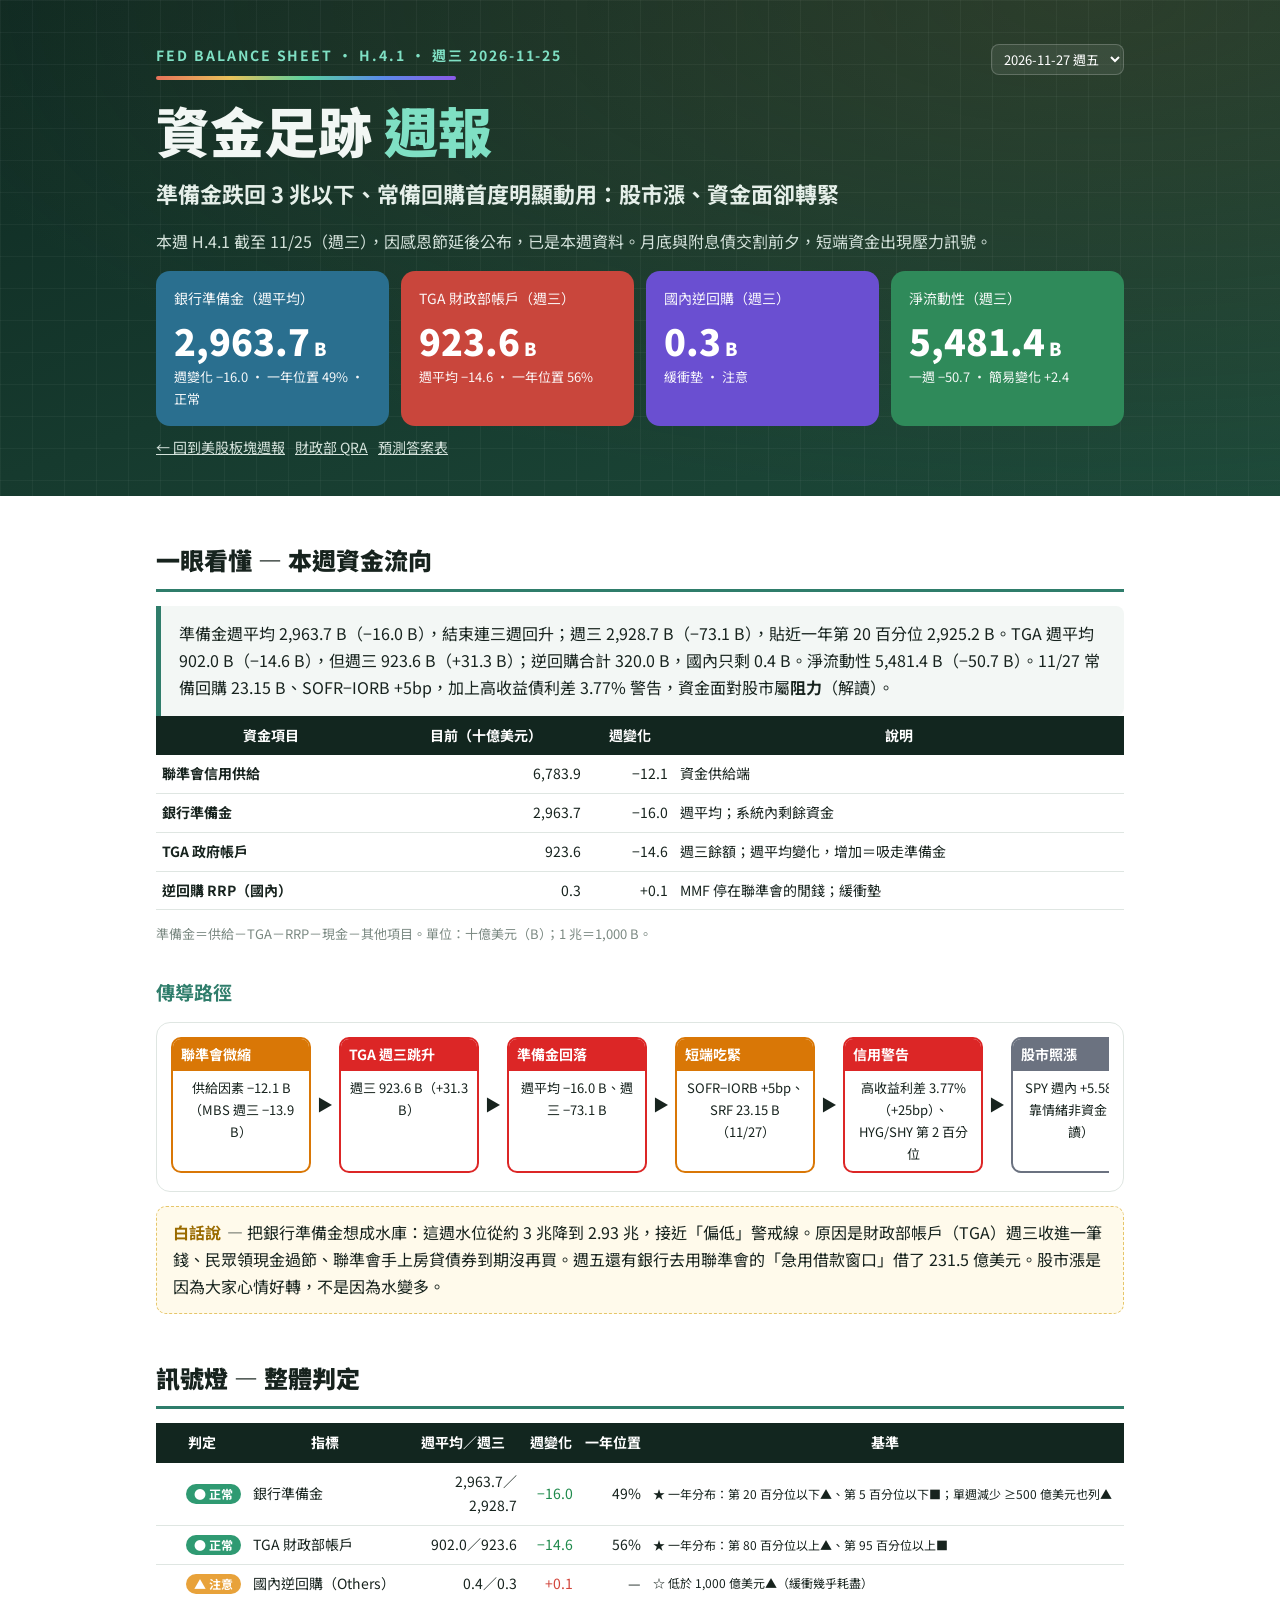
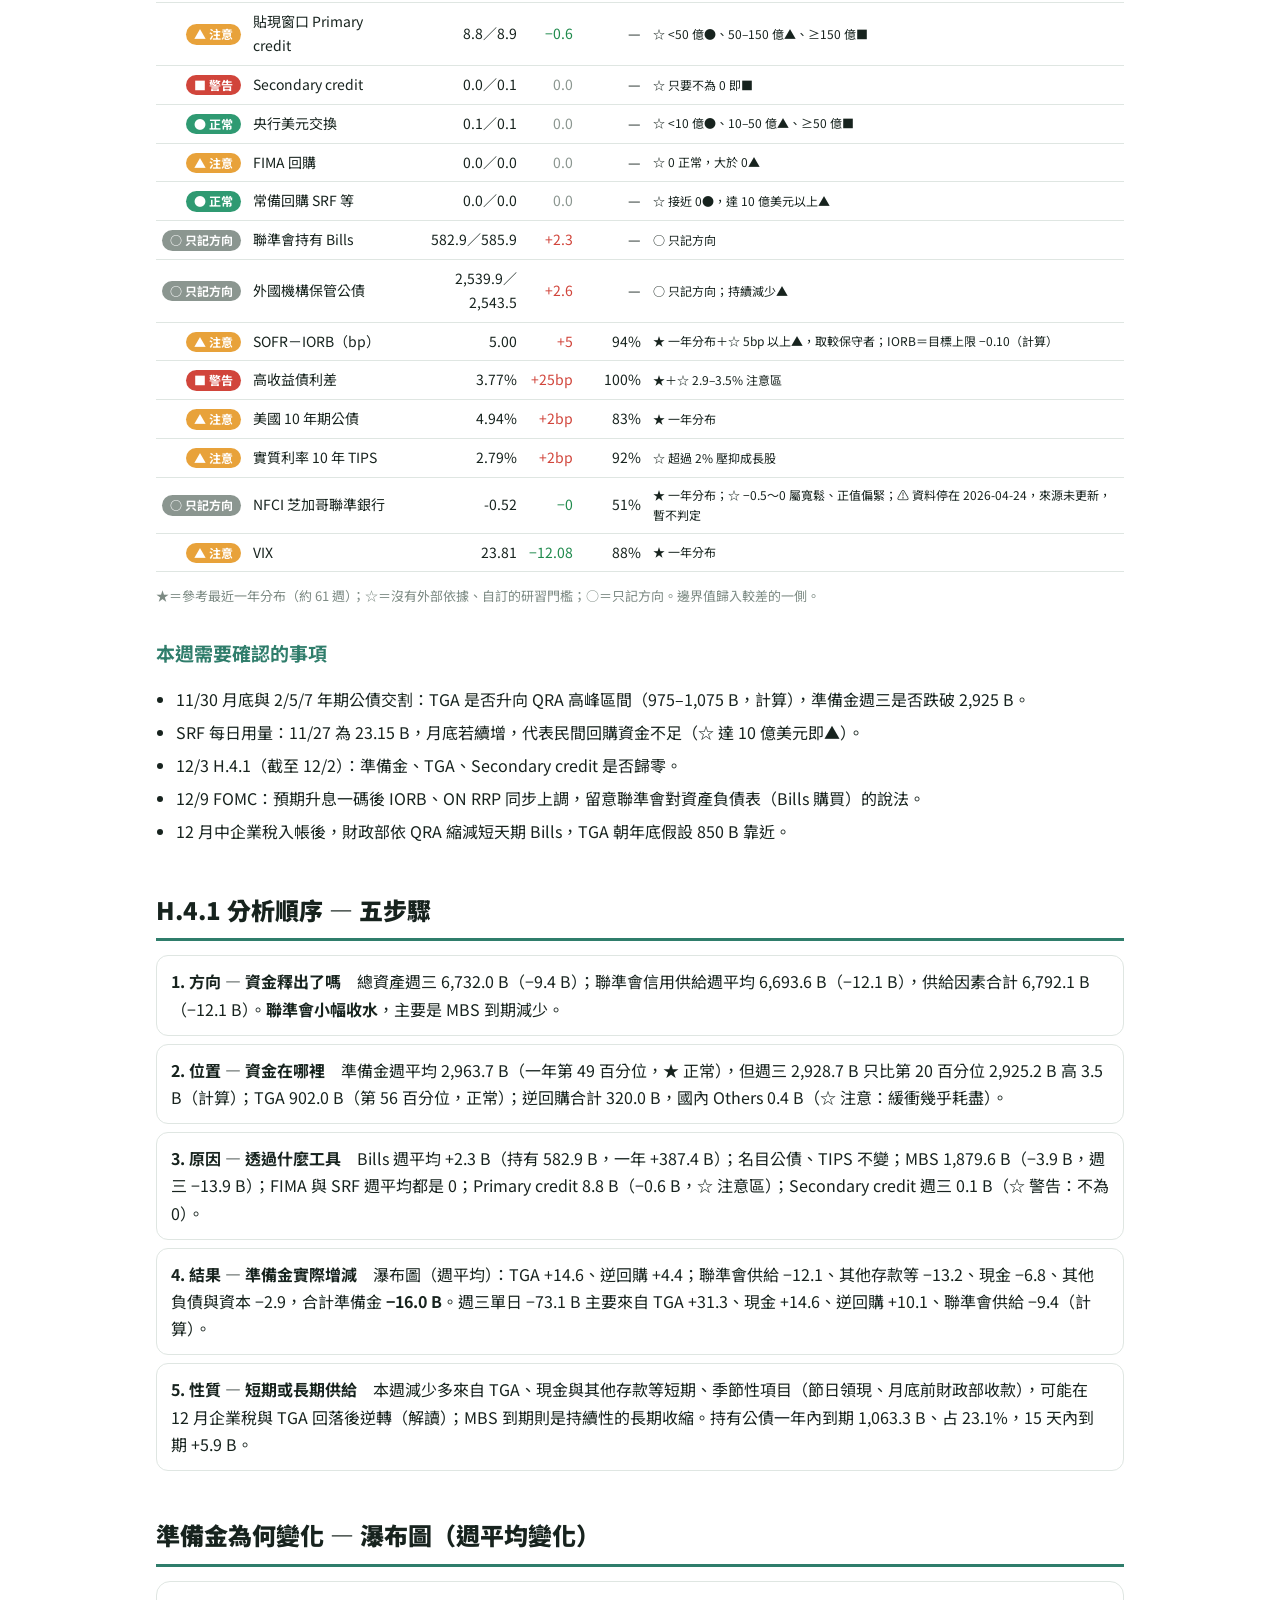
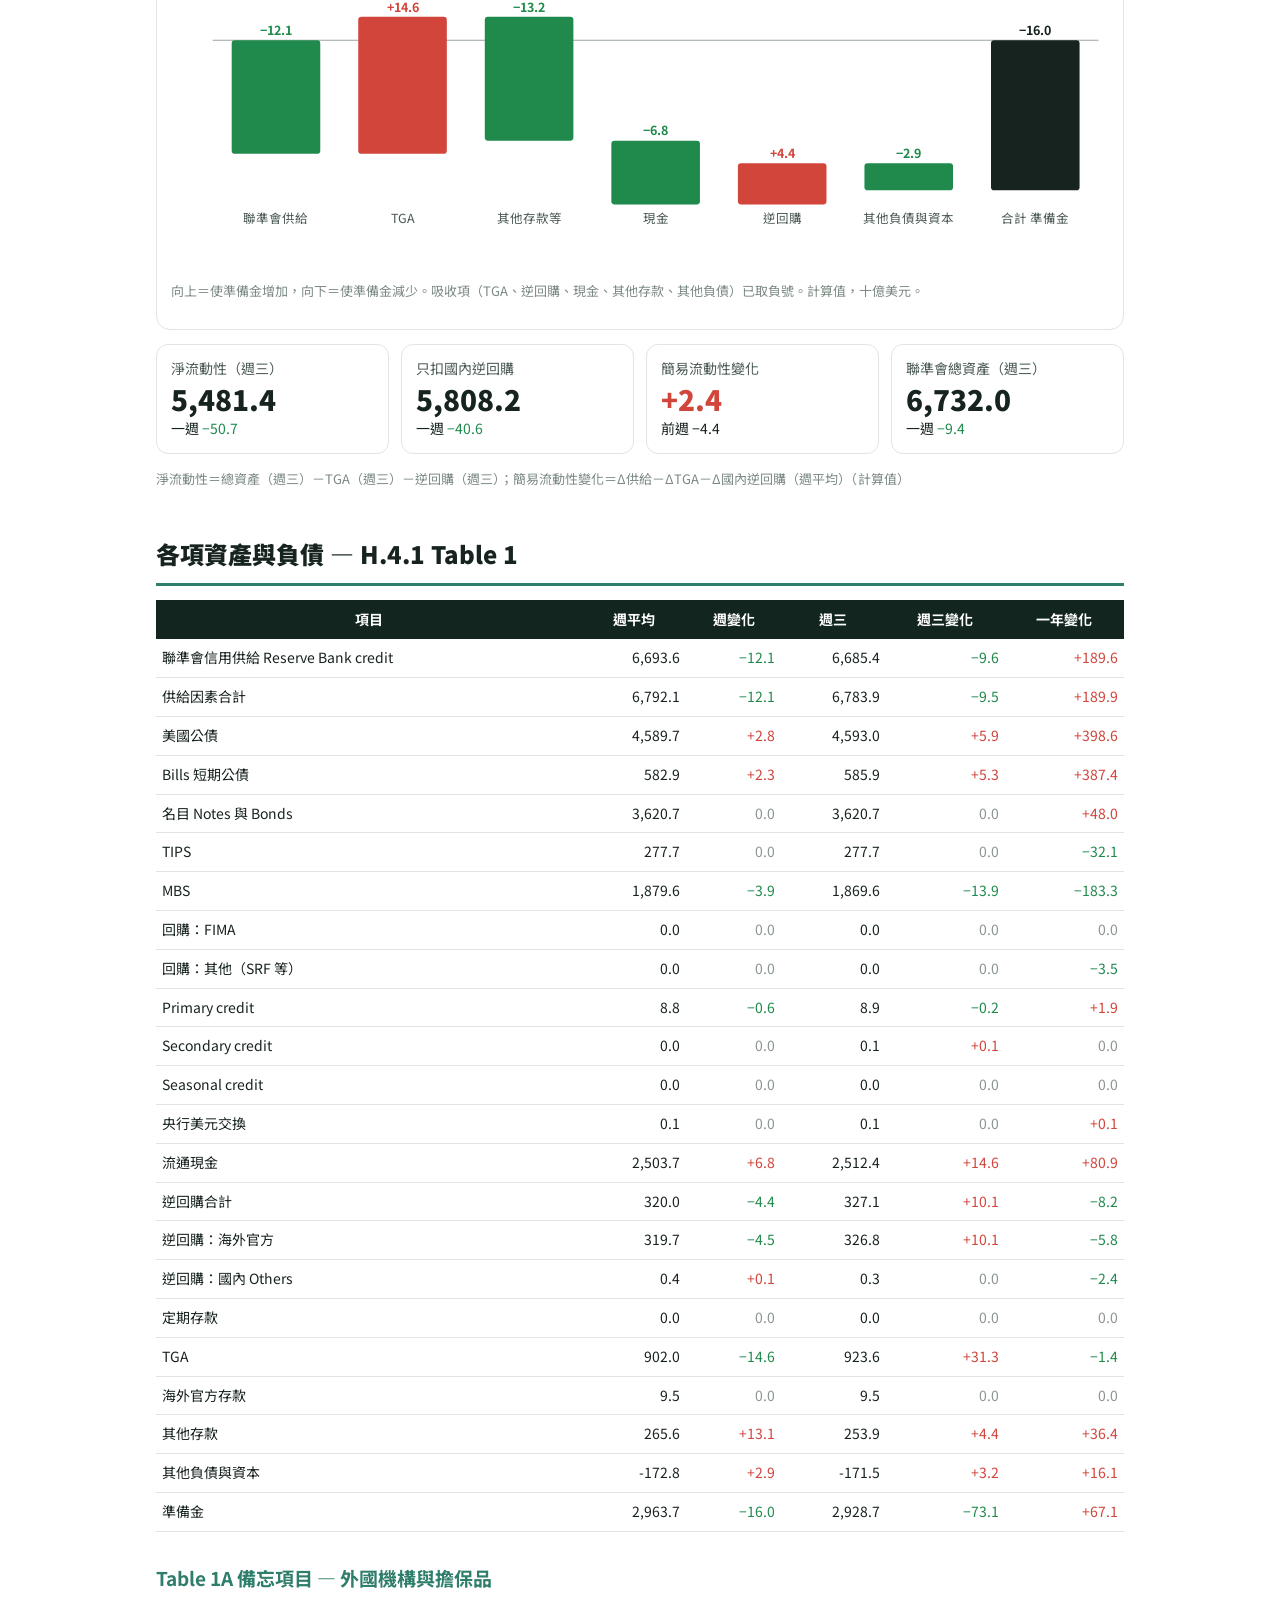
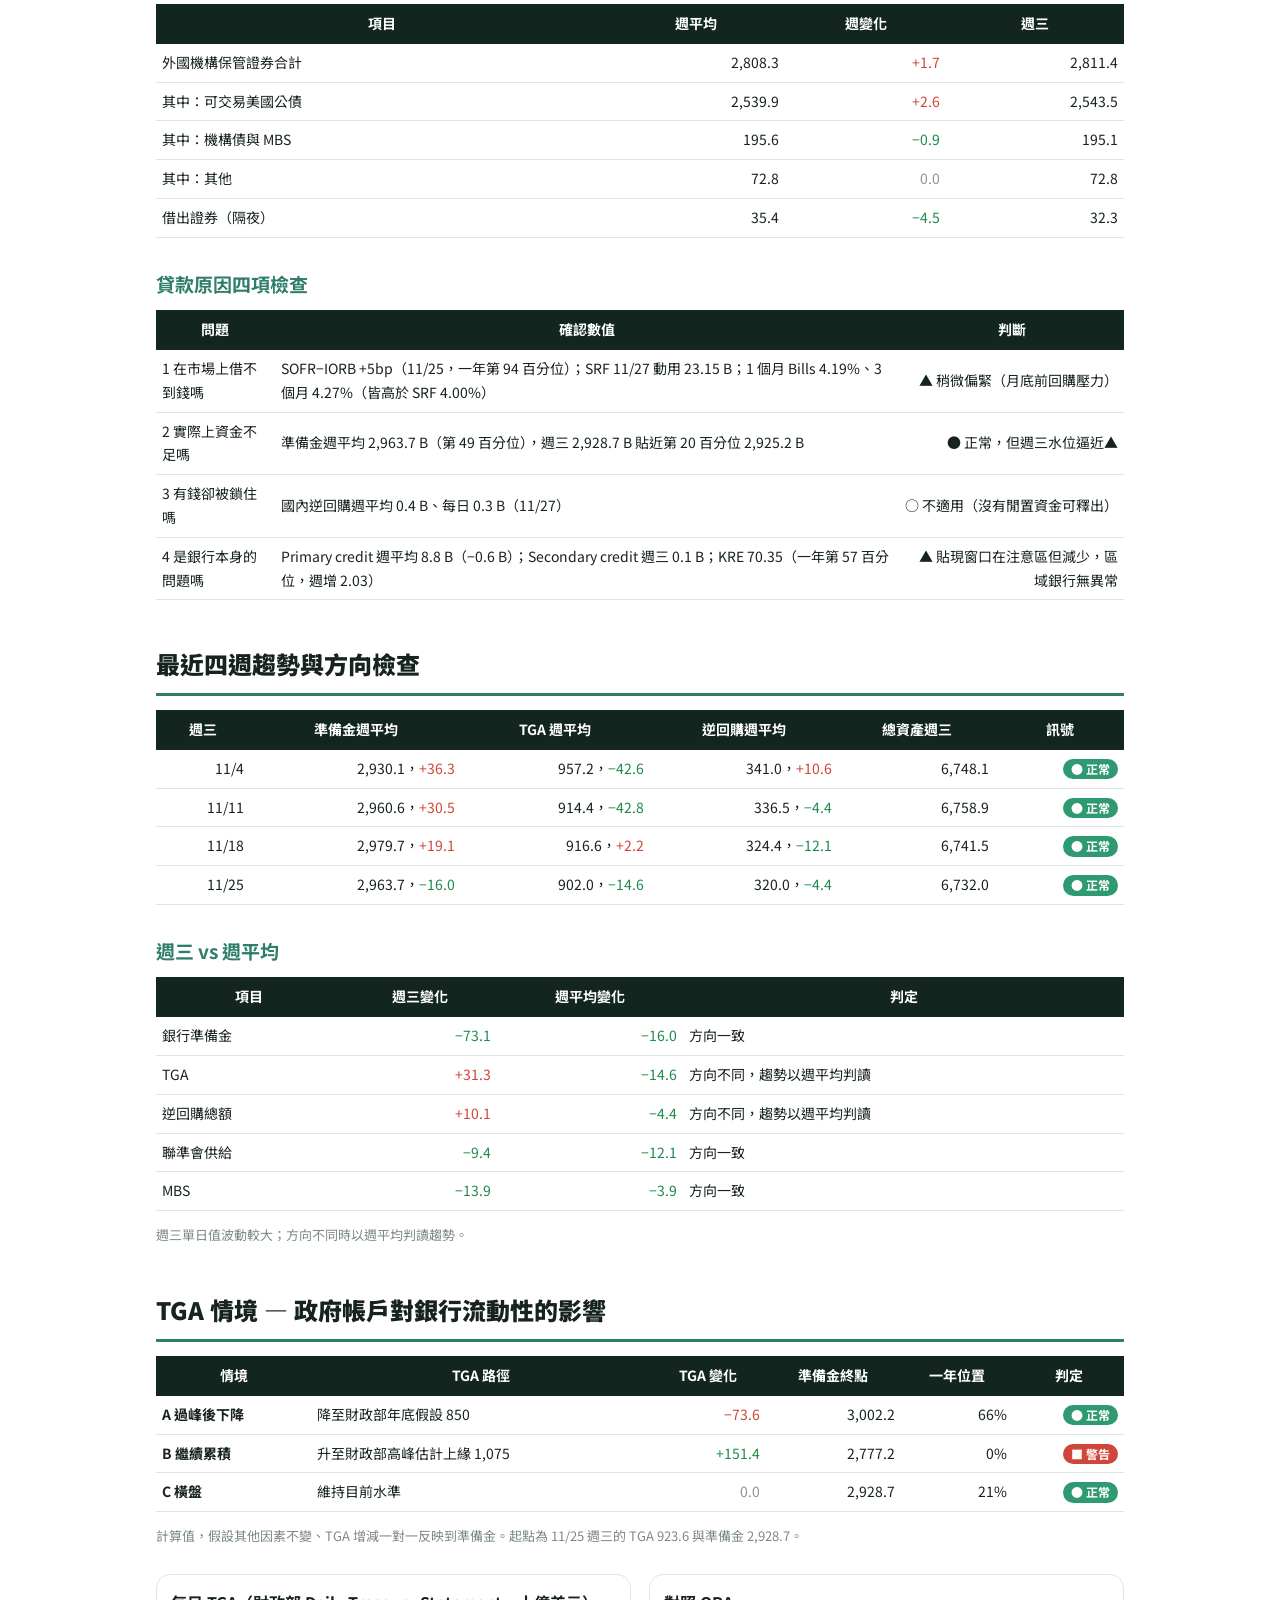
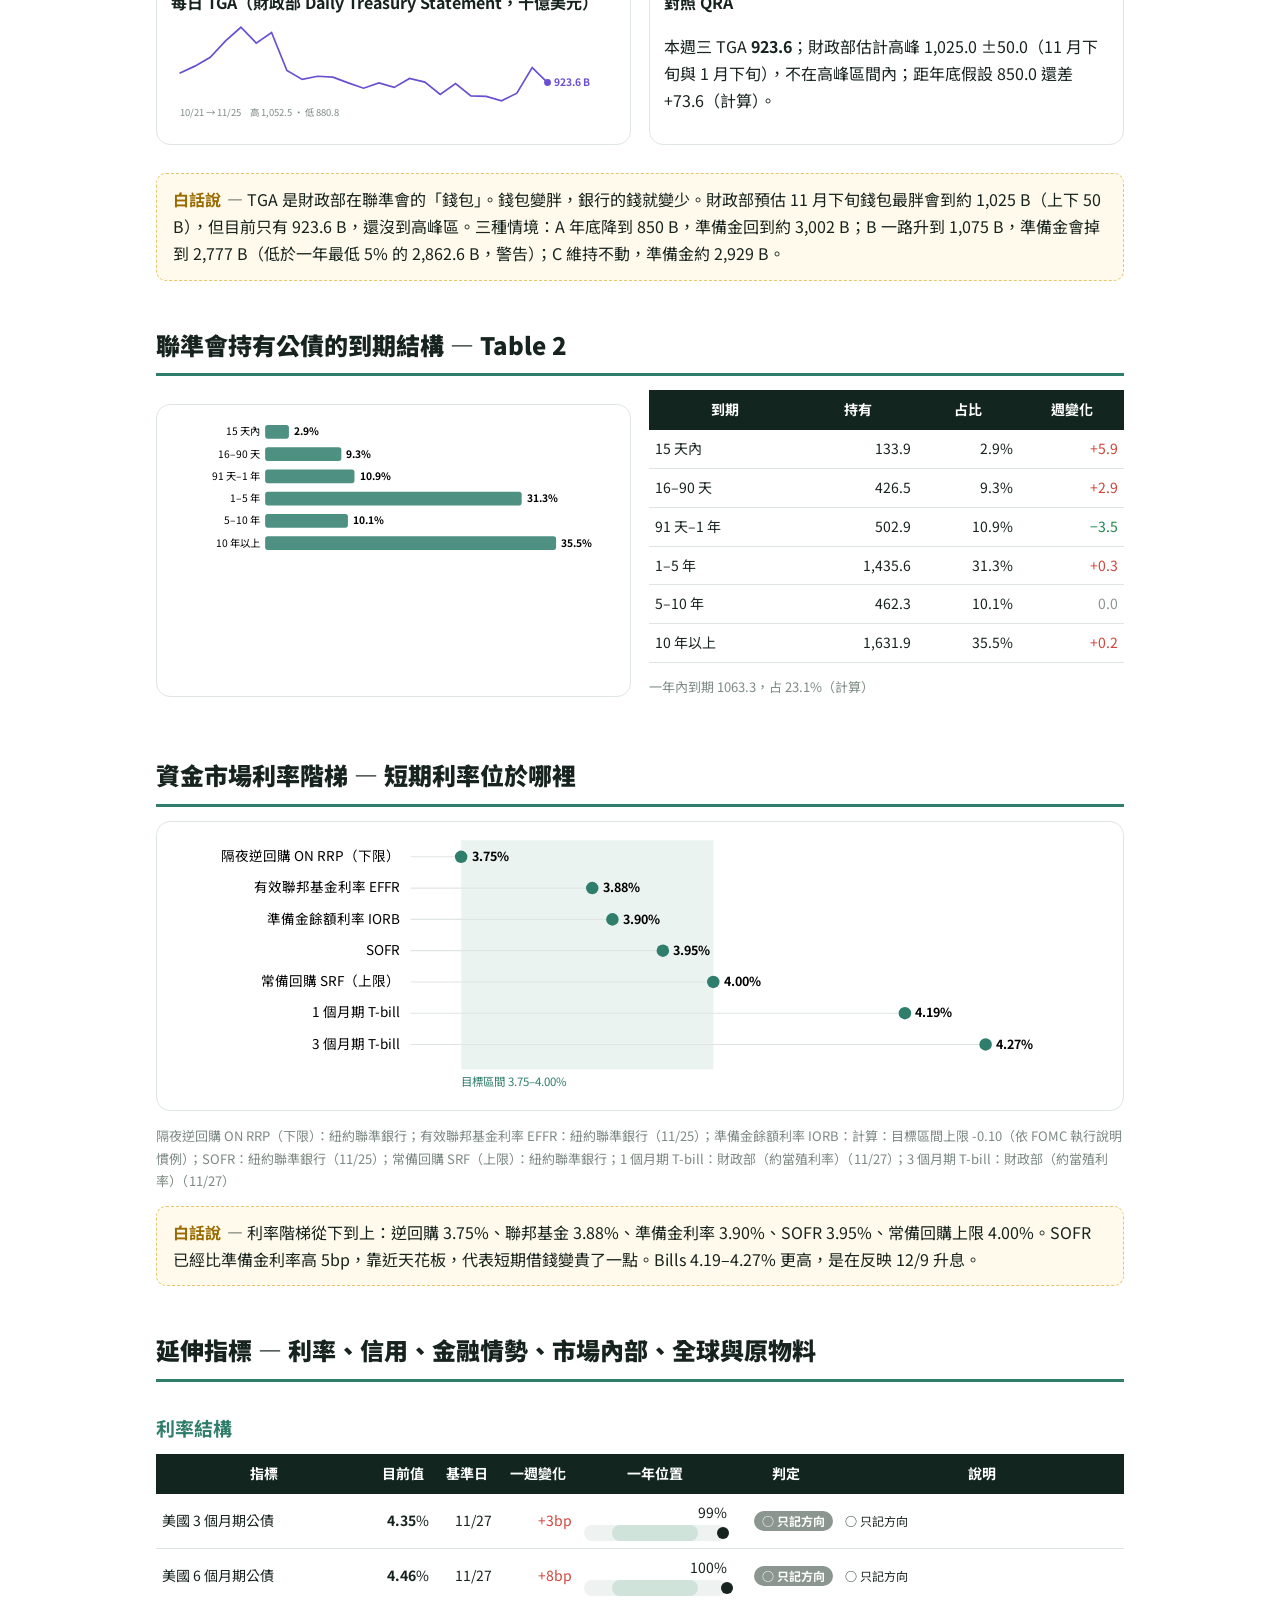
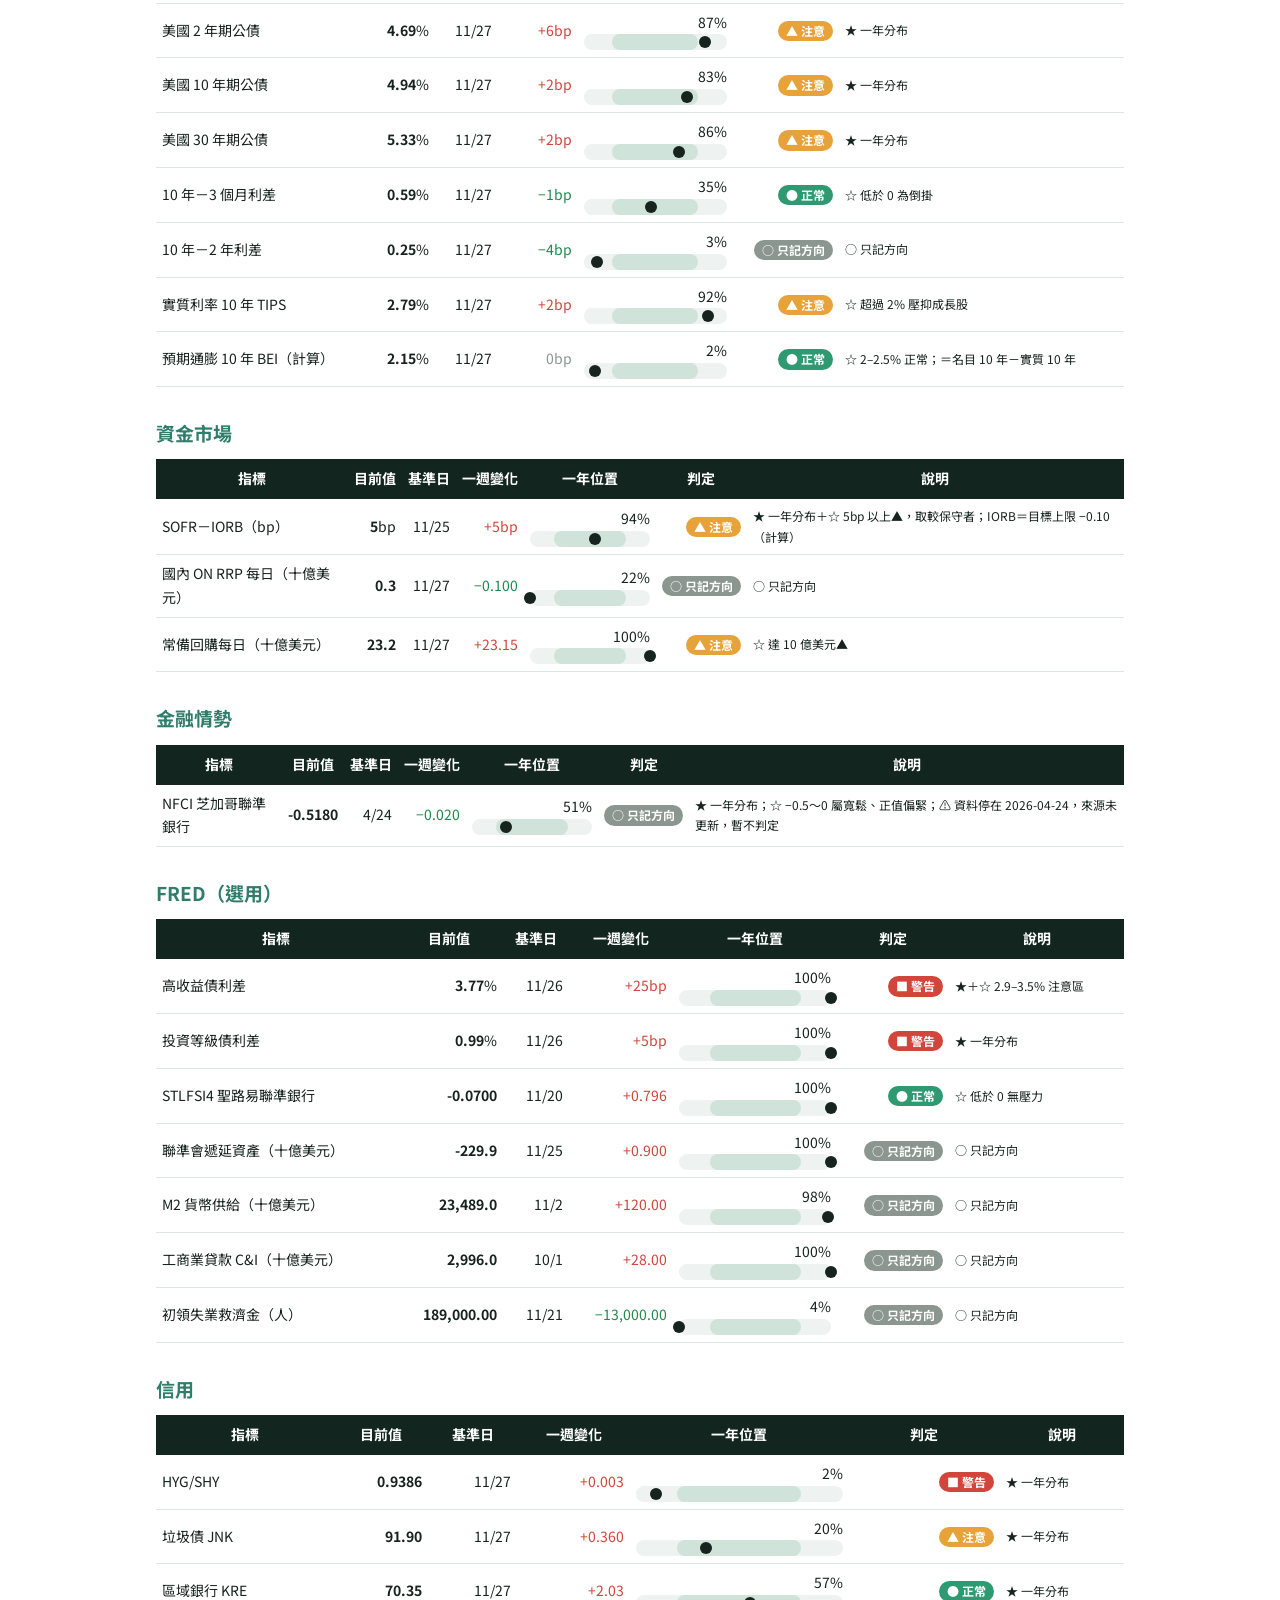
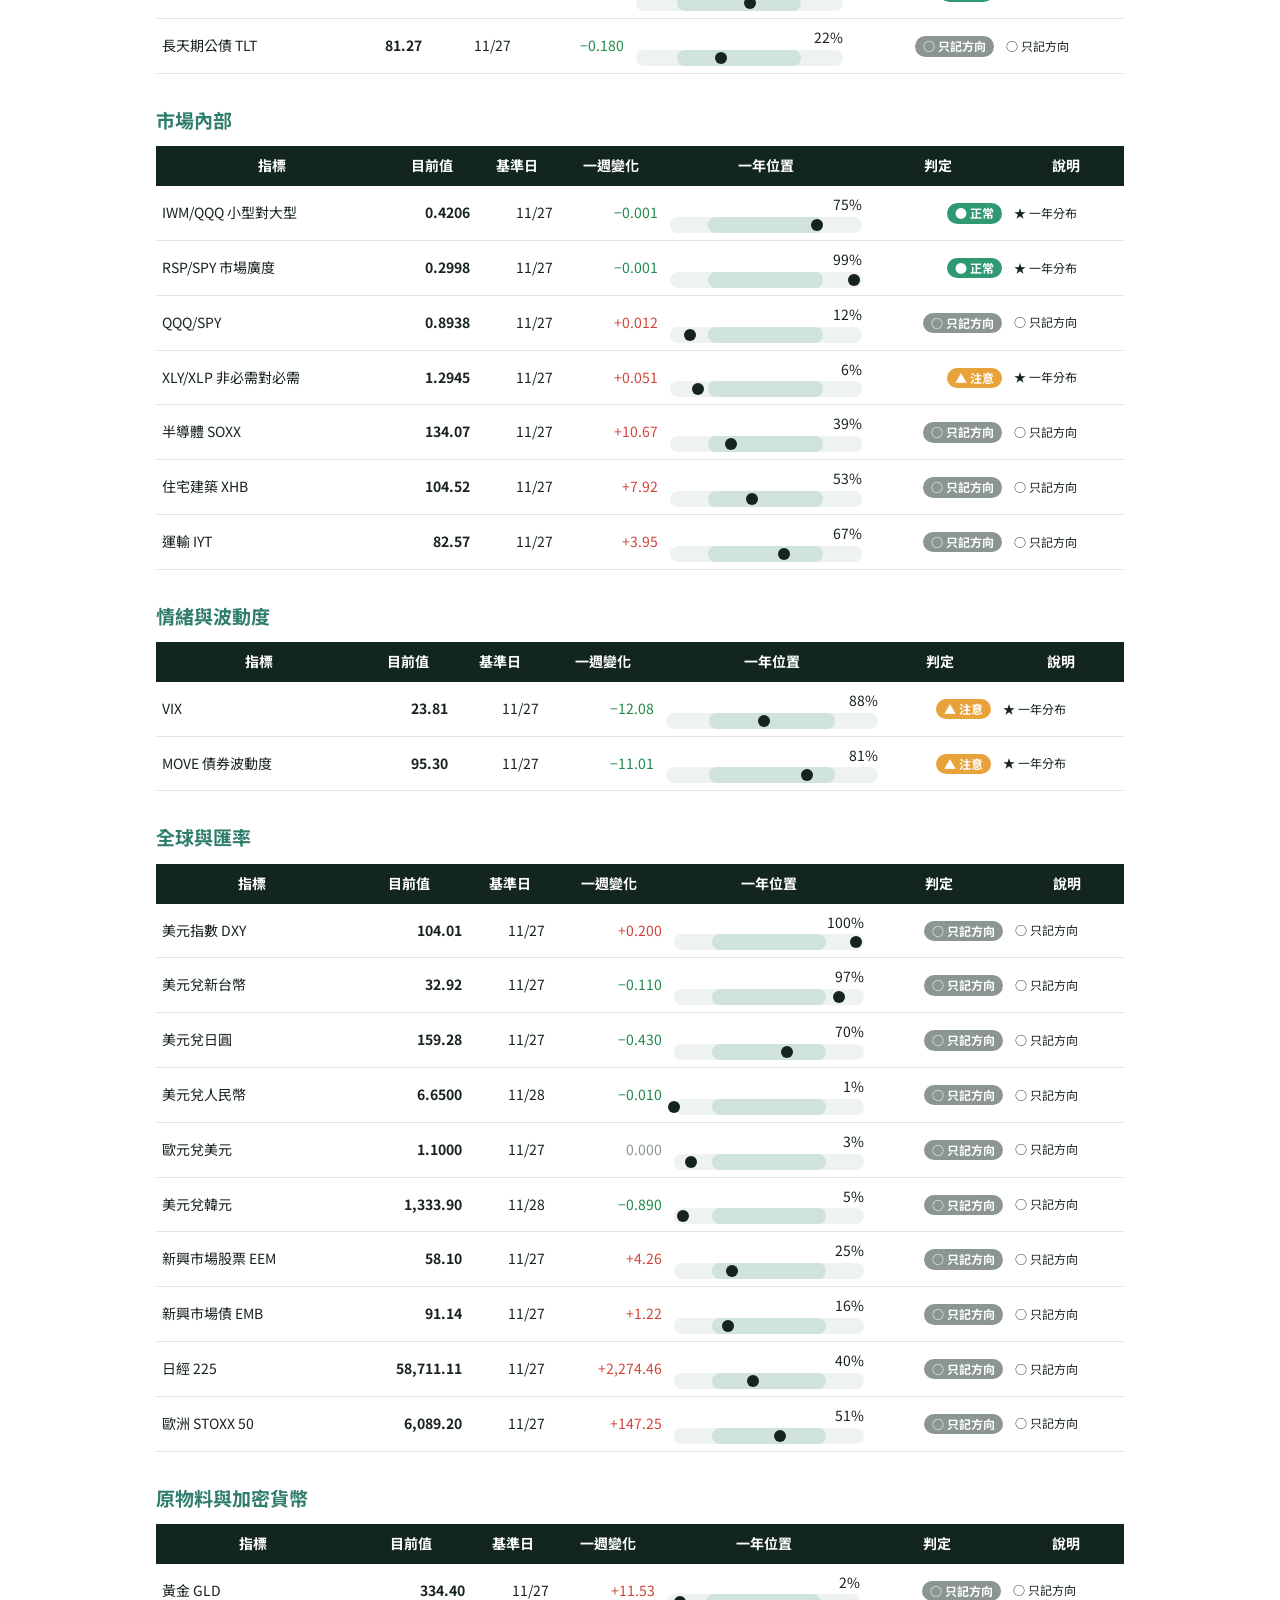
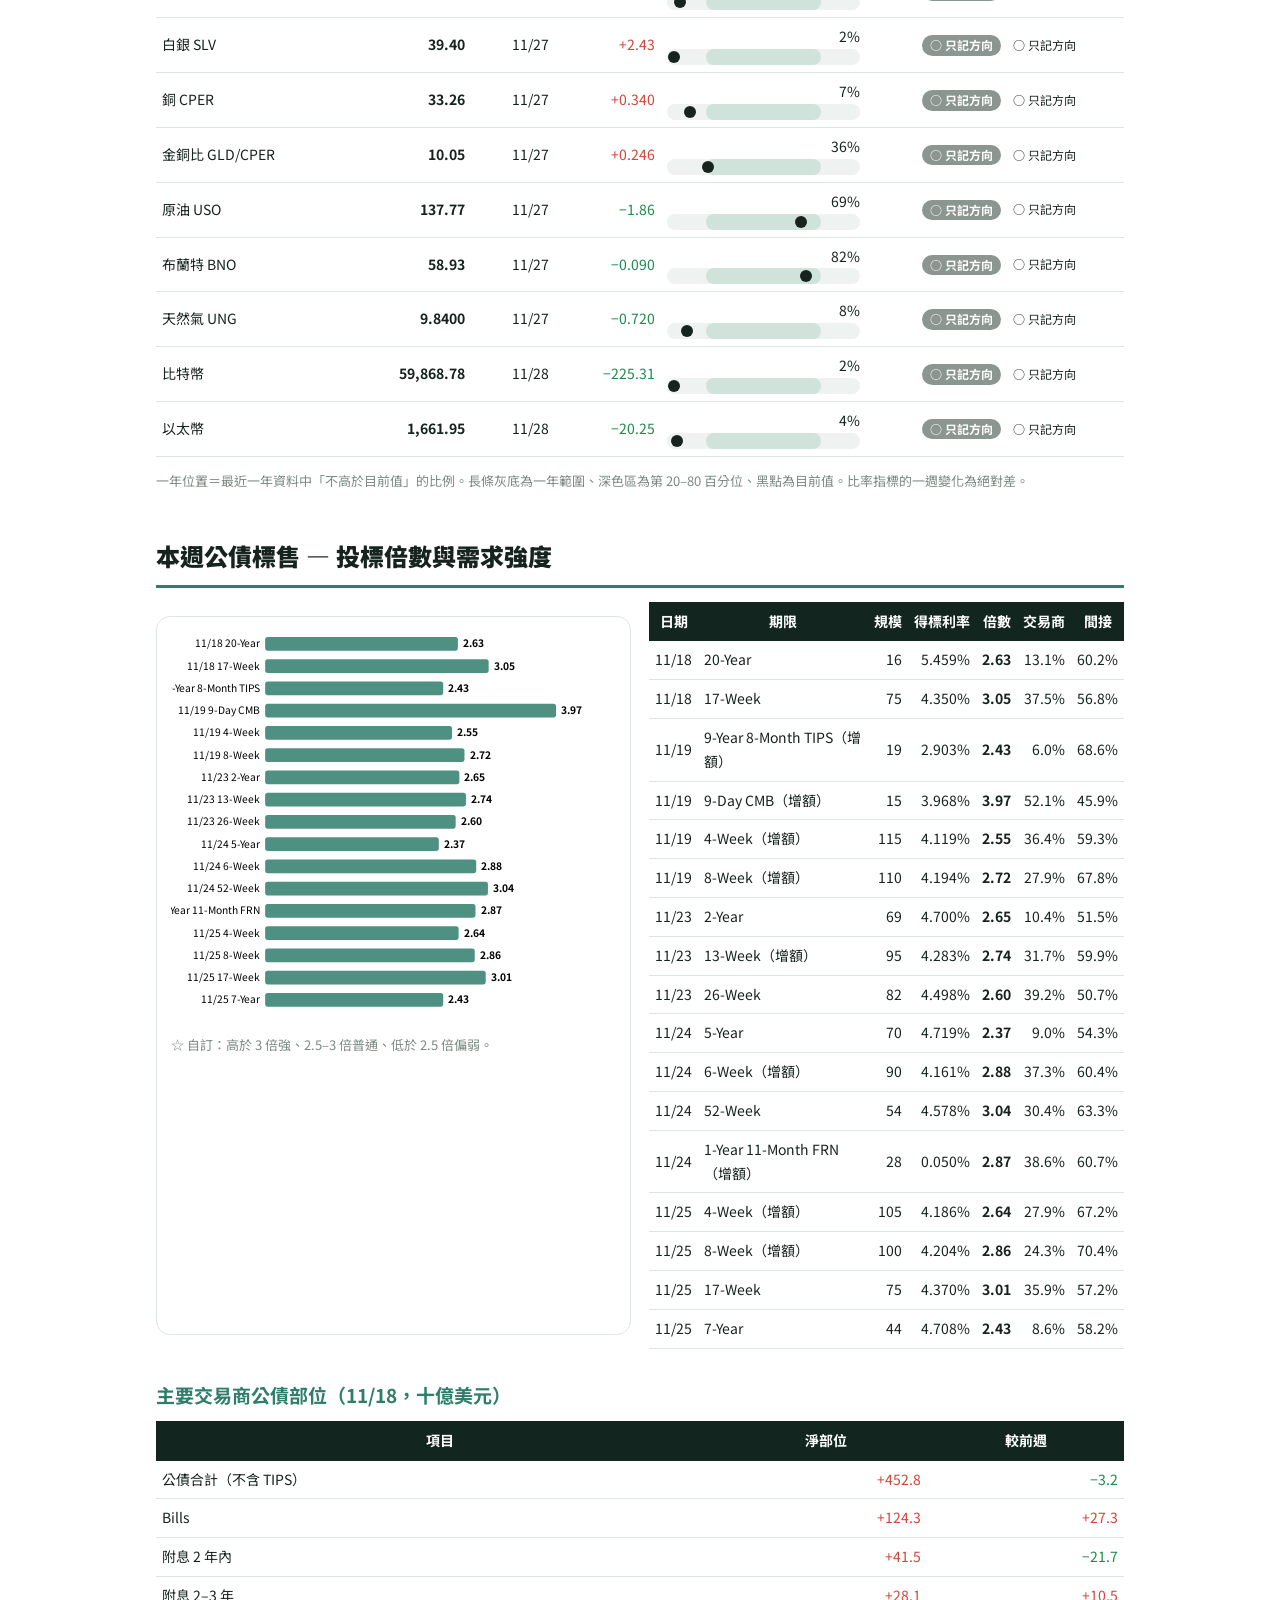
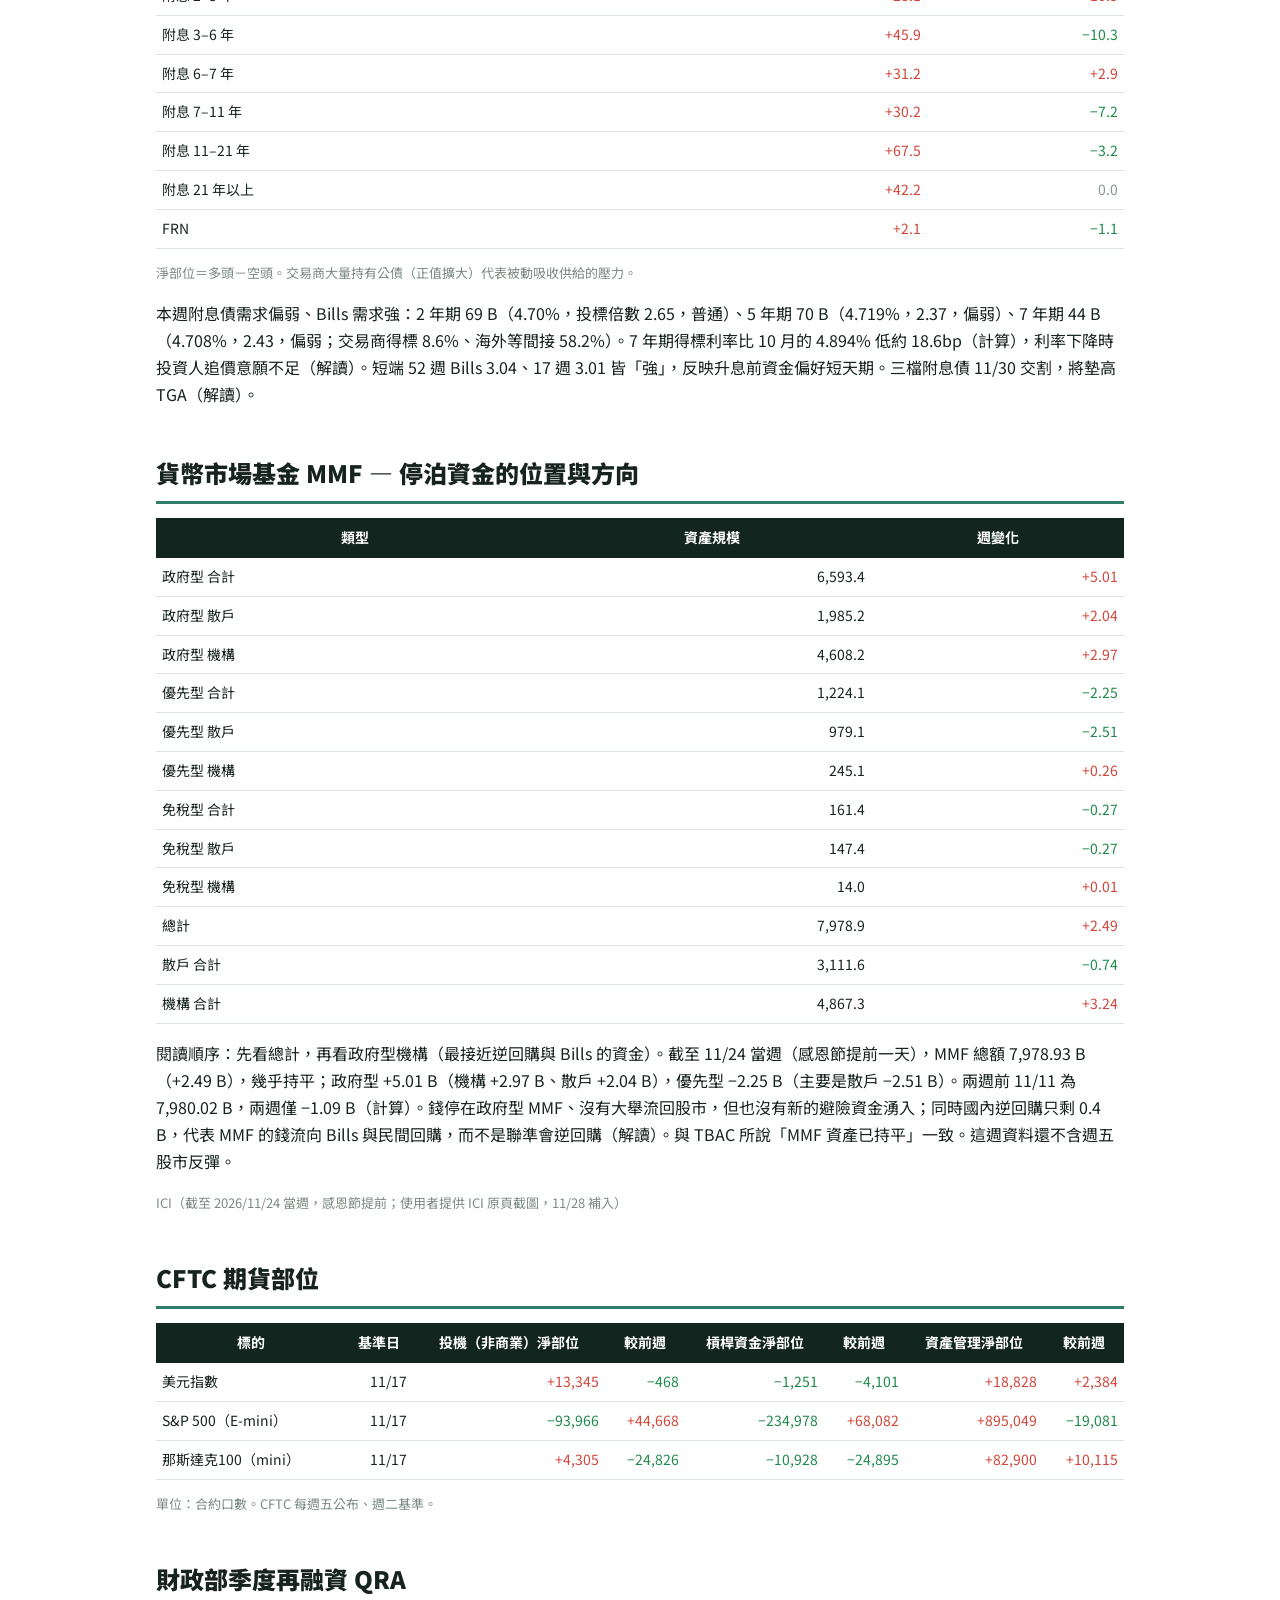
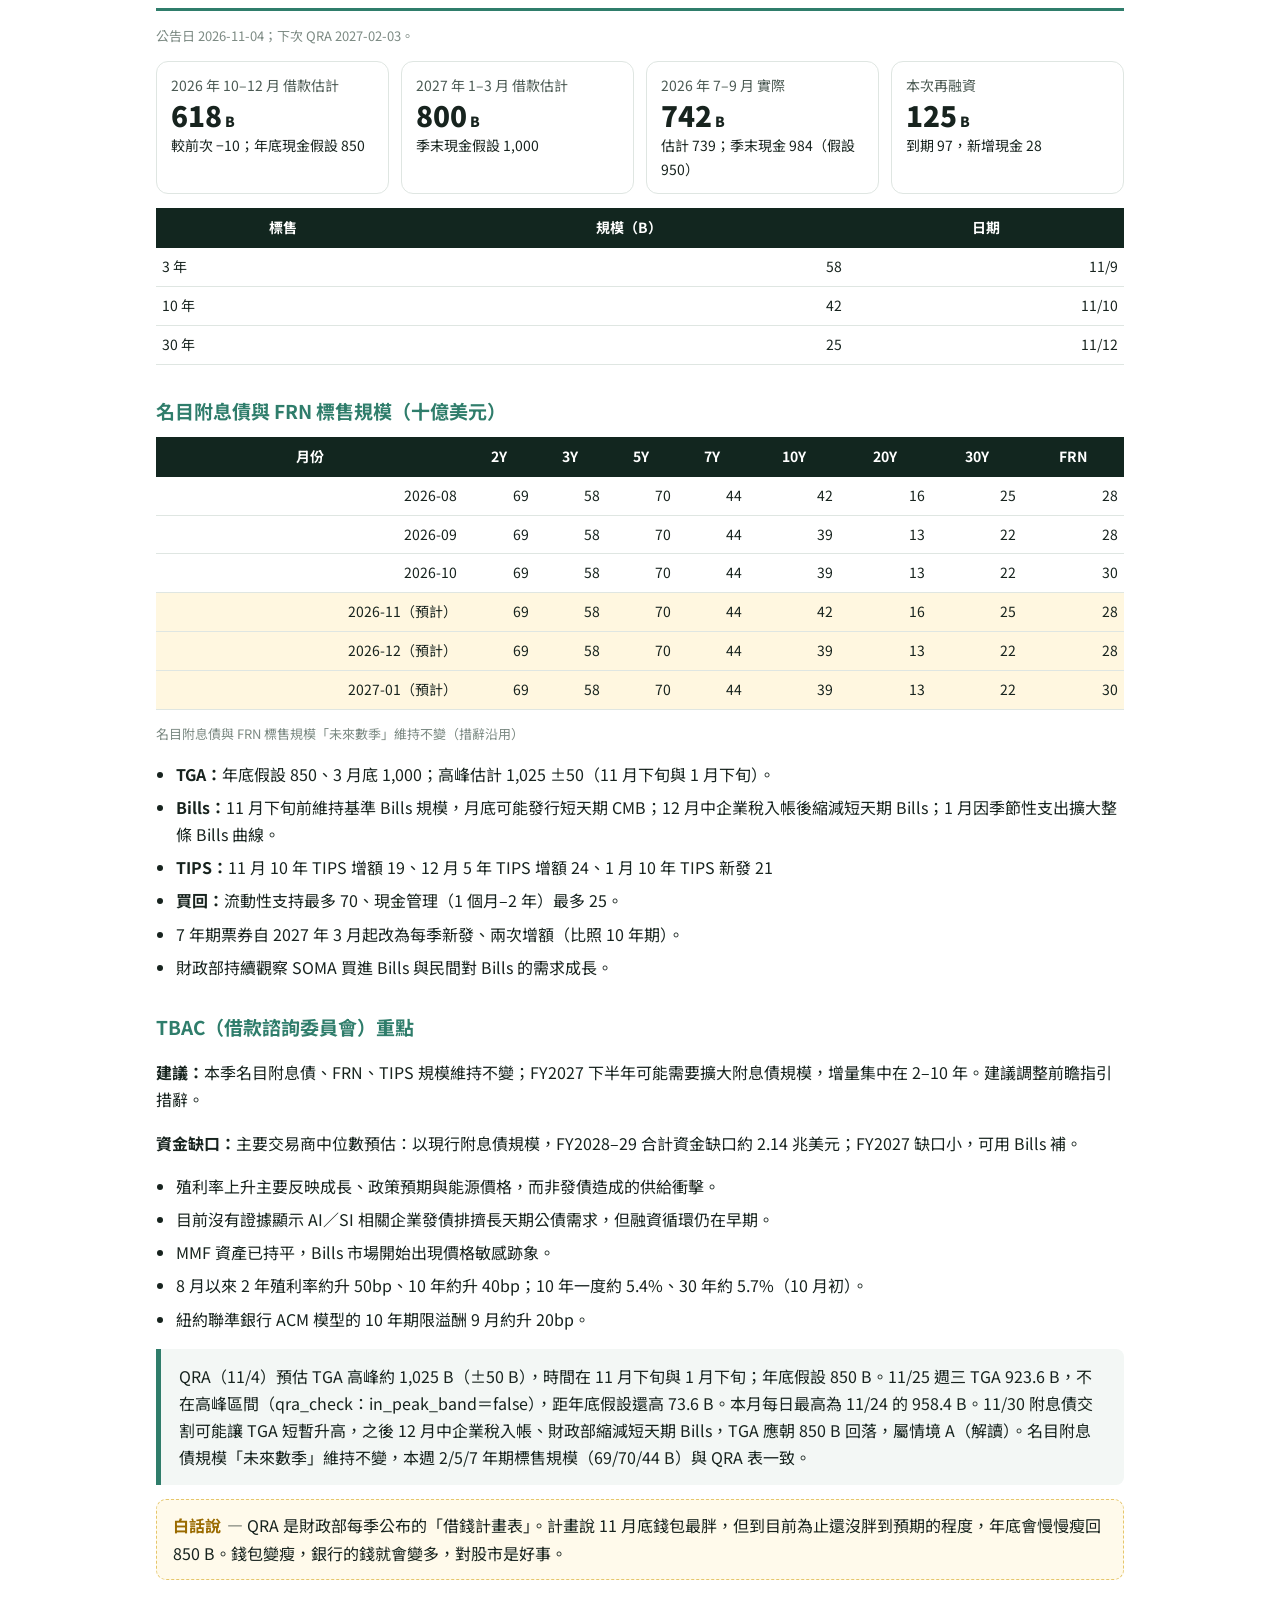
<file: docs/liquidity.html>
<!doctype html>
<html lang="zh-Hant">
<head>
<meta charset="utf-8">
<meta name="viewport" content="width=device-width, initial-scale=1">
<title>資金足跡週報</title>
<link rel="preconnect" href="https://fonts.googleapis.com">
<link href="https://fonts.googleapis.com/css2?family=Noto+Sans+TC:wght@400;500;700;900&display=swap" rel="stylesheet">
<link rel="stylesheet" href="common.css">
</head>
<body>
<header class="hero">
  <div class="wrap">
    <div class="picker"><select id="pick" aria-label="選擇期別"></select></div>
    <div class="eyebrow" id="eyebrow">FED BALANCE SHEET · H.4.1</div>
    <div class="rainbow"></div>
    <h1 id="title">資金足跡 <span class="hl">週報</span></h1>
    <p class="sub" id="subtitle">載入中…</p>
    <p class="intro" id="intro"></p>
    <div class="kpis" id="kpis"></div>
    <div class="navtop" id="navtop"></div>
  </div>
</header>
<main class="wrap" id="main"></main>

<script>
(()=>{
"use strict";
const $ = s => document.querySelector(s);
const esc = s => String(s ?? "").replace(/[&<>"']/g, c => ({"&":"&amp;","<":"&lt;",">":"&gt;",'"':"&quot;","'":"&#39;"}[c]));
const rich = s => esc(s).replace(/&lt;(\/?)(b|em|br)&gt;/g, "<$1$2>");
const nz = v => v !== null && v !== undefined && !Number.isNaN(v);
const f = (v, d = 1) => nz(v) ? Number(v).toLocaleString("en-US", {minimumFractionDigits: d, maximumFractionDigits: d}) : "—";
const sg = (v, d = 1, u = "") => nz(v) ? (v > 0 ? "+" : v < 0 ? "−" : "") + Math.abs(v).toLocaleString("en-US", {minimumFractionDigits: d, maximumFractionDigits: d}) + u : "—";
const cls = v => !nz(v) ? "flat" : v > 0 ? "up" : v < 0 ? "dn" : "flat";
const md = d => d ? `${+d.slice(5,7)}/${+d.slice(8,10)}` : "—";
const plainBox = t => t ? `<div class="plain"><b class="lbl">白話說</b>— ${rich(t)}</div>` : "";
const sec = (id, title, html) => `<h2 id="${id}">${esc(title)}</h2>${html}`;
const SIGC = {"正常": "s0", "注意": "s1", "警告": "s2", "方向": "s3", "解讀": "s3"};
const SIGI = {"正常": "●", "注意": "▲", "警告": "■", "方向": "○", "解讀": "○"};
const sig = s => s ? `<span class="sig ${SIGC[s] || "s3"}">${SIGI[s] || ""} ${esc(s === "方向" ? "只記方向" : s)}</span>` : "—";
const B = v => nz(v) ? `${f(v, 1)}` : "—";   // 十億美元
const tbl = (head, rows) => `<div class="tablewrap"><table><tr>${head.map(h => `<th>${esc(h)}</th>`).join("")}</tr>${rows.join("")}</table></div>`;
const empty = t => `<div class="empty">${esc(t)}</div>`;
async function getJSON(u){ try{ const r = await fetch(u, {cache:"no-store"}); return r.ok ? r.json() : null; }catch(e){ return null; } }

function rangeBar(x){
  if (!nz(x.lo) || !nz(x.hi) || !nz(x.value) || x.hi === x.lo) return "—";
  const p = Math.max(0, Math.min(100, (x.value - x.lo) / (x.hi - x.lo) * 100));
  return `<div class="rng" title="一年低 ${x.lo}、高 ${x.hi}"><div class="band" style="left:20%;right:20%"></div><div class="dot" style="left:${p}%"></div></div>`;
}

function waterfallSVG(items){
  const it = items.filter(x => nz(x.impact)); if (!it.length) return empty("沒有資料");
  const w = 900, h = 260, pad = {l: 40, r: 10, t: 20, b: 60}, bw = (w - pad.l - pad.r) / it.length;
  let run = 0; const bars = it.map(x => { if (x.total) return {x, a: 0, b: x.impact}; const a = run; run += x.impact; return {x, a, b: run}; });
  const vals = bars.flatMap(b => [b.a, b.b, 0]); const lo = Math.min(...vals), hi = Math.max(...vals), sp = (hi - lo) || 1;
  const Y = v => pad.t + (hi - v) * (h - pad.t - pad.b) / sp;
  let s = `<svg viewBox="0 0 ${w} ${h}" width="100%"><line x1="${pad.l}" x2="${w-pad.r}" y1="${Y(0)}" y2="${Y(0)}" stroke="#9aa6a0"/>`;
  bars.forEach((b, i) => {
    const x = pad.l + i * bw + bw * .15, top = Y(Math.max(b.a, b.b)), hh = Math.max(Math.abs(Y(b.a) - Y(b.b)), 1);
    const c = b.x.total ? "#17231e" : b.x.impact >= 0 ? "var(--up)" : "var(--dn)";
    s += `<rect x="${x}" y="${top}" width="${bw*.7}" height="${hh}" fill="${c}" rx="3"/>`;
    s += `<text x="${x + bw*.35}" y="${top - 5}" font-size="12" text-anchor="middle" font-weight="700" fill="${c}">${sg(b.x.impact, 1)}</text>`;
    s += `<text x="${x + bw*.35}" y="${h - pad.b + 18}" font-size="12" text-anchor="middle" fill="#4b5a53">${esc(b.x.name.replace("（差額）", ""))}</text>`;
  });
  return `<div class="sx">${s}</svg></div>`;
}

function hbars(items, key, label){
  const it = items.filter(x => nz(x[key])); if (!it.length) return empty("沒有資料");
  const m = Math.max(...it.map(x => Math.abs(x[key]))) || 1, w = 520, rh = 26, lw = 110, h = it.length * rh + 6;
  let s = `<svg viewBox="0 0 ${w} ${h}" width="100%">`;
  it.forEach((x, i) => { const y = i * rh + 4, len = Math.abs(x[key]) / m * (w - lw - 70);
    s += `<text x="${lw - 6}" y="${y + 15}" font-size="12" text-anchor="end">${esc(x[label])}</text><rect x="${lw}" y="${y + 3}" width="${Math.max(len, 1)}" height="${rh - 10}" rx="3" fill="var(--brand)" opacity=".85"/><text x="${lw + len + 6}" y="${y + 15}" font-size="12" font-weight="700">${f(x[key], key === "btc" ? 2 : 1)}${key === "share" ? "%" : ""}</text>`; });
  return s + `</svg>`;
}

function spark(vals, labels, {w = 520, h = 120, unit = ""} = {}){
  const v = vals.filter(nz); if (v.length < 2) return empty("資料不足");
  const lo = Math.min(...v), hi = Math.max(...v), sp = (hi - lo) || 1;
  const X = i => 10 + i * (w - 90) / (vals.length - 1), Y = x => 12 + (hi - x) * (h - 34) / sp;
  const pts = vals.map((x, i) => nz(x) ? `${X(i)},${Y(x)}` : null).filter(Boolean).join(" ");
  return `<svg viewBox="0 0 ${w} ${h}" width="100%"><polyline fill="none" stroke="var(--violet)" stroke-width="2" points="${pts}"/><circle cx="${X(vals.length-1)}" cy="${Y(v[v.length-1])}" r="4" fill="var(--violet)"/><text x="${X(vals.length-1)+8}" y="${Y(v[v.length-1])+4}" font-size="12" font-weight="700" fill="var(--violet)">${f(v[v.length-1], 1)}${unit}</text><text x="10" y="${h-4}" font-size="11" fill="#7c8a83">${esc(labels[0] || "")} → ${esc(labels[labels.length-1] || "")}　高 ${f(hi,1)} · 低 ${f(lo,1)}</text></svg>`;
}

function ladderSVG(items, target){
  const it = items.filter(x => nz(x.rate)); if (!it.length) return empty("沒有資料");
  const rs = it.map(x => x.rate), lo = Math.min(...rs) - .05, hi = Math.max(...rs) + .05;
  const w = 900, h = it.length * 30 + 40, X = v => 230 + (v - lo) * (w - 300) / (hi - lo);
  let s = `<svg viewBox="0 0 ${w} ${h}" width="100%">`;
  if (target && nz(target[0]) && nz(target[1])) s += `<rect x="${X(target[0])}" y="4" width="${X(target[1]) - X(target[0])}" height="${h - 30}" fill="#2f7d6b18"/><text x="${X(target[0])}" y="${h - 10}" font-size="11" fill="#2f7d6b">目標區間 ${target[0].toFixed(2)}–${target[1].toFixed(2)}%</text>`;
  [...it].sort((a, b) => a.rate - b.rate).forEach((x, i) => { const y = 20 + i * 30;
    s += `<text x="220" y="${y + 4}" font-size="13" text-anchor="end">${esc(x.name)}</text><line x1="230" x2="${X(x.rate)}" y1="${y}" y2="${y}" stroke="#dfe6e2"/><circle cx="${X(x.rate)}" cy="${y}" r="6" fill="var(--brand)"/><text x="${X(x.rate) + 10}" y="${y + 4}" font-size="12" font-weight="700">${x.rate.toFixed(2)}%</text>`; });
  return `<div class="sx">${s}</svg></div>`;
}

function indTable(list){
  if (!list || !list.length) return empty("資料未取得");
  return tbl(["指標", "目前值", "基準日", "一週變化", "一年位置", "判定", "說明"], list.map(x => x.value === null || x.value === undefined
    ? `<tr><td class="l">${esc(x.name)}</td><td colspan="5" class="c note">—</td><td class="l note">${esc(x.note || "資料未取得")}</td></tr>`
    : `<tr><td class="l">${esc(x.name)}</td><td class="num"><b>${f(x.value, x.unit === "bp" ? 0 : x.unit === "B" ? 1 : (Math.abs(x.value) < 10 ? (x.unit === "" ? 4 : 2) : 2))}</b>${x.unit === "%" ? "%" : x.unit === "bp" ? "bp" : ""}</td><td>${md(x.date)}</td><td class="num ${cls(x.chg_wk)}">${sg(x.chg_wk, (x.chg_unit === "bp" || x.unit === "bp") ? 0 : (Math.abs(x.chg_wk) < 1 ? 3 : 2), (x.chg_unit === "bp" || x.unit === "bp") ? "bp" : "")}</td><td>${nz(x.pct) ? x.pct + "%" : "—"}<br>${rangeBar(x)}</td><td>${sig(x.signal)}</td><td class="l small">${esc(x.note || "")}</td></tr>`));
}

// ------------------------------------------------------------------ render
function render(D, L, C, key){
  const H = L.h41 || {}, Q = L.qra, C0 = C || {};
  const card = k => (H.cards || []).find(c => c.key === k) || {};
  const res = card("reserves"), tga = card("tga"), rrpd = card("rrp_others"), nl = H.net_liquidity || {};
  $("#eyebrow").textContent = `FED BALANCE SHEET · H.4.1 · 週三 ${H.week || "—"}`;
  $("#title").innerHTML = `資金足跡 <span class="hl">週報</span>`;
  $("#subtitle").innerHTML = C0.liquidity_headline ? rich(C0.liquidity_headline) : `聯準會資產負債表、資金市場、財政部 TGA 與 QRA — ${md(H.week)} 當週`;
  $("#intro").innerHTML = C0.liquidity_intro ? rich(C0.liquidity_intro) : "沿著聯準會 H.4.1 追蹤「錢去了哪裡」：先看方向，再看位置、原因、結果與性質；再對照資金市場利率、信用、財政部發債與部位。";
  const k = (bg, t, v, u, d) => `<div class="kpi" style="background:${bg}"><div class="k">${t}</div><div class="v num">${v}<small>${u}</small></div><div class="d">${d}</div></div>`;
  $("#kpis").innerHTML =
    k("#2a6f8f", "銀行準備金（週平均）", B(res.avg), " B", `週變化 ${sg(res.chg_wk)} · 一年位置 ${nz(res.pct) ? res.pct + "%" : "—"} · ${res.signal || ""}`) +
    k("#c9463c", "TGA 財政部帳戶（週三）", B(tga.wed), " B", `週平均 ${sg(tga.chg_wk)} · 一年位置 ${nz(tga.pct) ? tga.pct + "%" : "—"}`) +
    k("#6a4fd1", "國內逆回購（週三）", B(rrpd.wed), " B", `緩衝墊 · ${rrpd.signal || ""}`) +
    k("#2f8a5a", "淨流動性（週三）", B(nl.level), " B", `一週 ${sg(nl.chg)} · 簡易變化 ${sg(nl.simple_chg)}`);
  $("#navtop").innerHTML = `<a href="index.html${key ? "?r=" + key : ""}">← 回到美股板塊週報</a><a href="#qra">財政部 QRA</a><a href="#score">預測答案表</a>`;

  let h = "";
  if (H.error) h += `<div class="plain"><b class="lbl">注意</b>— ${esc(H.error)}</div>`;

  // 一眼看懂
  const flowRows = [
    ["聯準會信用供給", card("supply").wed ?? null, sg((H.rows || []).find(x => x.key === "supply")?.chg_wk), "資金供給端"],
    ["銀行準備金", res.avg, sg(res.chg_wk), "週平均；系統內剩餘資金"],
    ["TGA 政府帳戶", tga.wed, sg(tga.chg_wk), "週三餘額；週平均變化，增加＝吸走準備金"],
    ["逆回購 RRP（國內）", rrpd.wed, sg(rrpd.chg_wk), "MMF 停在聯準會的閒錢；緩衝墊"],
  ].map(r => `<tr><td class="l"><b>${r[0]}</b></td><td class="num">${B(r[1] ?? (H.rows || []).find(x => x.key === "supply")?.wed)}</td><td class="num">${r[2]}</td><td class="l">${r[3]}</td></tr>`);
  h += sec("glance", "一眼看懂 — 本週資金流向",
    (C0.liquidity_lede ? `<div class="callout">${rich(C0.liquidity_lede)}</div>` : autoLede(H)) +
    tbl(["資金項目", "目前（十億美元）", "週變化", "說明"], flowRows) +
    `<p class="note">準備金＝供給－TGA－RRP－現金－其他項目。單位：十億美元（B）；1 兆＝1,000 B。</p>` +
    chainHTML(C0.liquidity_chain) + plainBox(C0.plain_liquidity));

  // 訊號燈
  const rmap = Object.fromEntries((L.rates || []).map(x => [x.name, x]));
  const lightRows = (H.cards || []).map(c => `<tr><td>${sig(c.signal)}</td><td class="l">${esc(c.name)}</td><td class="num">${B(c.avg)}／${B(c.wed)}</td><td class="num ${cls(c.chg_wk)}">${sg(c.chg_wk)}</td><td>${nz(c.pct) ? c.pct + "%" : "—"}</td><td class="l small">${esc(c.note)}</td></tr>`);
  ["SOFR－IORB（bp）", "高收益債利差", "美國 10 年期公債", "實質利率 10 年 TIPS", "NFCI 芝加哥聯準銀行"].forEach(n => { const x = rmap[n]; if (x && nz(x.value)) lightRows.push(`<tr><td>${sig(x.signal)}</td><td class="l">${esc(n)}</td><td class="num">${f(x.value, 2)}${x.unit === "%" ? "%" : ""}</td><td class="num ${cls(x.chg_wk)}">${sg(x.chg_wk, 0, x.chg_unit === "bp" ? "bp" : "")}</td><td>${nz(x.pct) ? x.pct + "%" : "—"}</td><td class="l small">${esc(x.note)}</td></tr>`); });
  const vix = ((L.market || {}).sentiment || [])[0];
  if (vix && nz(vix.value)) lightRows.push(`<tr><td>${sig(vix.signal)}</td><td class="l">VIX</td><td class="num">${f(vix.value, 2)}</td><td class="num ${cls(vix.chg_wk)}">${sg(vix.chg_wk, 2)}</td><td>${vix.pct}%</td><td class="l small">${esc(vix.note)}</td></tr>`);
  h += sec("lights", "訊號燈 — 整體判定", tbl(["判定", "指標", "週平均／週三", "週變化", "一年位置", "基準"], lightRows) +
    `<p class="note">★＝參考最近一年分布（約 61 週）；☆＝沒有外部依據、自訂的研習門檻；○＝只記方向。邊界值歸入較差的一側。</p>` +
    (C0.liquidity_watch && C0.liquidity_watch.length ? `<h3>本週需要確認的事項</h3><ul class="bul">${C0.liquidity_watch.map(x => `<li>${rich(x)}</li>`).join("")}</ul>` : ""));

  // 五步驟
  const steps = C0.liquidity_steps && C0.liquidity_steps.length ? C0.liquidity_steps : autoSteps(H);
  h += sec("steps", "H.4.1 分析順序 — 五步驟", `<div class="steps">${steps.map((s, i) => `<div class="card"><b>${i + 1}. ${esc(s.title)}</b>　${rich(s.body)}</div>`).join("")}</div>`);

  // 瀑布圖與淨流動性
  h += sec("waterfall", "準備金為何變化 — 瀑布圖（週平均變化）", `<div class="panel">${waterfallSVG(H.waterfall || [])}<p class="note">向上＝使準備金增加，向下＝使準備金減少。吸收項（TGA、逆回購、現金、其他存款、其他負債）已取負號。計算值，十億美元。</p></div>` +
    `<div class="cards"><div class="card"><div class="k">淨流動性（週三）</div><div class="v num">${B(nl.level)}</div><div class="d">一週 <span class="${cls(nl.chg)}">${sg(nl.chg)}</span></div></div><div class="card"><div class="k">只扣國內逆回購</div><div class="v num">${B(nl.level_domestic)}</div><div class="d">一週 <span class="${cls(nl.chg_domestic)}">${sg(nl.chg_domestic)}</span></div></div><div class="card"><div class="k">簡易流動性變化</div><div class="v num ${cls(nl.simple_chg)}">${sg(nl.simple_chg)}</div><div class="d">前週 ${sg(nl.simple_chg_prev)}</div></div><div class="card"><div class="k">聯準會總資產（週三）</div><div class="v num">${B(nl.total_assets_wed)}</div><div class="d">一週 <span class="${cls(nl.total_assets_chg)}">${sg(nl.total_assets_chg)}</span></div></div></div><p class="note">${esc(nl.formula || "")}（計算值）</p>`);

  // 明細
  h += sec("items", "各項資產與負債 — H.4.1 Table 1", (H.rows || []).length ? tbl(["項目", "週平均", "週變化", "週三", "週三變化", "一年變化"], (H.rows || []).map(x => `<tr><td class="l">${esc(x.name)}</td><td class="num">${B(x.avg)}</td><td class="num ${cls(x.chg_wk)}">${sg(x.chg_wk)}</td><td class="num">${B(x.wed)}</td><td class="num ${cls(x.chg_wed)}">${sg(x.chg_wed)}</td><td class="num ${cls(x.chg_yr)}">${sg(x.chg_yr)}</td></tr>`)) : empty("資料未取得") +
    "") + `<h3>Table 1A 備忘項目 — 外國機構與擔保品</h3>` + ((H.memo || []).length ? tbl(["項目", "週平均", "週變化", "週三"], H.memo.map(x => `<tr><td class="l">${esc(x.name)}</td><td class="num">${B(x.avg)}</td><td class="num ${cls(x.chg_wk)}">${sg(x.chg_wk)}</td><td class="num">${B(x.wed)}</td></tr>`)) : empty("資料未取得")) +
    (C0.loan_check && C0.loan_check.length ? `<h3>貸款原因四項檢查</h3>` + tbl(["問題", "確認數值", "判斷"], C0.loan_check.map(x => `<tr><td class="l">${rich(x.q)}</td><td class="l">${rich(x.value)}</td><td>${rich(x.verdict)}</td></tr>`)) : "");

  // 四週趨勢、方向檢查
  h += sec("trend", "最近四週趨勢與方向檢查", (H.trend || []).length ? tbl(["週三", "準備金週平均", "TGA 週平均", "逆回購週平均", "總資產週三", "訊號"], H.trend.map(t => `<tr><td>${md(t.week)}</td><td class="num">${B(t.reserves)}，<span class="${cls(t.reserves_chg)}">${sg(t.reserves_chg)}</span></td><td class="num">${B(t.tga)}，<span class="${cls(t.tga_chg)}">${sg(t.tga_chg)}</span></td><td class="num">${B(t.rrp)}，<span class="${cls(t.rrp_chg)}">${sg(t.rrp_chg)}</span></td><td class="num">${B(t.total_assets)}</td><td>${sig(t.signal)}</td></tr>`)) : empty("資料未取得") +
    "") + `<h3>週三 vs 週平均</h3>` + tbl(["項目", "週三變化", "週平均變化", "判定"], (H.direction || []).map(x => `<tr><td class="l">${esc(x.name)}</td><td class="num ${cls(x.chg_wed)}">${sg(x.chg_wed)}</td><td class="num ${cls(x.chg_avg)}">${sg(x.chg_avg)}</td><td class="l">${esc(x.verdict || "—")}</td></tr>`)) + `<p class="note">週三單日值波動較大；方向不同時以週平均判讀趨勢。</p>`;

  // TGA 情境與每日 TGA
  const td = L.tga_daily || [];
  const qc = L.qra_check;
  h += sec("tga", "TGA 情境 — 政府帳戶對銀行流動性的影響", tbl(["情境", "TGA 路徑", "TGA 變化", "準備金終點", "一年位置", "判定"], (H.tga_scenarios || []).map(x => `<tr><td class="l"><b>${esc(x.name)}</b></td><td class="l">${esc(x.path)}</td><td class="num ${cls(-x.tga_change)}">${sg(x.tga_change)}</td><td class="num">${B(x.reserves_end)}</td><td>${nz(x.pct) ? x.pct + "%" : "—"}</td><td>${sig(x.signal)}</td></tr>`)) +
    `<p class="note">計算值，假設其他因素不變、TGA 增減一對一反映到準備金。起點為 ${md(H.week)} 週三的 TGA ${B(tga.wed)} 與準備金 ${B(res.wed)}。</p>` +
    `<div class="two"><div class="panel"><b>每日 TGA（財政部 Daily Treasury Statement，十億美元）</b>${spark(td.map(x => x.tga), td.map(x => md(x.date)), {unit: " B"})}</div>` +
    `<div class="panel"><b>對照 QRA</b>${qc ? `<p>本週三 TGA <b>${B(qc.tga_wed)}</b>；財政部估計高峰 ${B(qc.peak)} ±${B(qc.band)}（${esc(Q?.tga?.peak_when || "")}），${qc.in_peak_band ? "<b>已在高峰區間內</b>" : "不在高峰區間內"}；距年底假設 ${B(qc.end_dec)} 還差 ${sg(qc.gap_to_end_dec)}（計算）。</p>` : empty("QRA 或 TGA 資料未取得")}</div></div>` + plainBox(C0.plain_tga));

  // 到期結構
  h += sec("maturity", "聯準會持有公債的到期結構 — Table 2", (H.maturity || []).length ? `<div class="two"><div class="panel">${hbars(H.maturity, "share", "bucket")}</div><div>${tbl(["到期", "持有", "占比", "週變化"], H.maturity.map(x => `<tr><td class="l">${esc(x.bucket)}</td><td class="num">${B(x.holdings)}</td><td class="num">${f(x.share, 1)}%</td><td class="num ${cls(x.weekly_change)}">${sg(x.weekly_change)}</td></tr>`))}<p class="note">${esc(H.maturity_note || "")}</p></div></div>` : empty("資料未取得"));

  // 利率階梯
  const LD = L.rate_ladder || {};
  h += sec("ladder", "資金市場利率階梯 — 短期利率位於哪裡", `<div class="panel">${ladderSVG(LD.items || [], LD.target)}</div><p class="note">${(LD.items || []).map(x => `${esc(x.name)}：${esc(x.src)}${x.date ? "（" + md(x.date) + "）" : ""}`).join("；")}</p>` + plainBox(C0.plain_ladder || "聯準會用「下限」逆回購利率與「上限」常備回購利率把短期利率夾在區間內。SOFR 若明顯高於 IORB，代表市場上借錢變貴，資金偏緊。"));

  // 延伸指標
  const groups = {};
  (L.rates || []).forEach(x => (groups[x.group] = groups[x.group] || []).push(x));
  Object.values(L.market || {}).forEach(lst => lst.forEach(x => (groups[x.group] = groups[x.group] || []).push(x)));
  h += sec("ext", "延伸指標 — 利率、信用、金融情勢、市場內部、全球與原物料", Object.entries(groups).map(([g, lst]) => `<h3>${esc(g)}</h3>${indTable(lst)}`).join("") +
    `<p class="note">一年位置＝最近一年資料中「不高於目前值」的比例。長條灰底為一年範圍、深色區為第 20–80 百分位、黑點為目前值。比率指標的一週變化為絕對差。</p>`);

  // 標售與交易商
  const A = L.auctions || [];
  h += sec("auctions", "本週公債標售 — 投標倍數與需求強度", A.length ? `<div class="two"><div class="panel">${hbars(A.map(x => ({...x, lab: `${md(x.date)} ${x.term}`})), "btc", "lab")}<p class="note">☆ 自訂：高於 3 倍強、2.5–3 倍普通、低於 2.5 倍偏弱。</p></div><div>${tbl(["日期", "期限", "規模", "得標利率", "倍數", "交易商", "間接"], A.map(x => `<tr><td>${md(x.date)}</td><td class="l">${esc(x.term)}${x.reopening === "Yes" ? "（增額）" : ""}</td><td class="num">${f(x.size_b, 0)}</td><td class="num">${nz(x.rate) ? x.rate.toFixed(3) + "%" : "—"}</td><td class="num"><b>${f(x.btc, 2)}</b></td><td class="num">${nz(x.dealer_pct) ? f(x.dealer_pct, 1) + "%" : "—"}</td><td class="num">${nz(x.indirect_pct) ? f(x.indirect_pct, 1) + "%" : "—"}</td></tr>`))}</div></div>` : empty("標售資料未取得")) +
    (L.dealers && (L.dealers.positions || []).length ? `<h3>主要交易商公債部位（${md(L.dealers.asof)}，十億美元）</h3>${tbl(["項目", "淨部位", "較前週"], L.dealers.positions.map(x => `<tr><td class="l">${esc(x.desc)}</td><td class="num ${cls(x.value_b)}">${sg(x.value_b)}</td><td class="num ${cls(x.chg_b)}">${sg(x.chg_b)}</td></tr>`)) + `<p class="note">淨部位＝多頭－空頭。交易商大量持有公債（正值擴大）代表被動吸收供給的壓力。</p>`}` : "") +
    (C0.auction_note ? `<p>${rich(C0.auction_note)}</p>` : "");

  // MMF
  const M = C0.mmf;
  h += sec("mmf", "貨幣市場基金 MMF — 停泊資金的位置與方向", M ? `${M.rows && M.rows.length ? tbl(["類型", "資產規模", "週變化"], M.rows.map(x => `<tr><td class="l">${esc(x.type)}</td><td class="num">${B(x.assets)}</td><td class="num ${cls(x.chg)}">${sg(x.chg, 2)}</td></tr>`)) : ""}<p>${rich(M.text || "")}</p><p class="note">${esc(M.source || "ICI")}</p>` : empty("ICI 網站擋自動下載，MMF 數據由排程任務搜尋後寫入；本期尚未取得。"));

  // CFTC
  const CF = L.cftc || [];
  h += sec("cftc", "CFTC 期貨部位", CF.length ? tbl(["標的", "基準日", "投機（非商業）淨部位", "較前週", "槓桿資金淨部位", "較前週", "資產管理淨部位", "較前週"], CF.map(x => `<tr><td class="l">${esc(x.name)}</td><td>${md(x.date)}</td><td class="num ${cls(x.noncomm_net)}">${sg(x.noncomm_net, 0)}</td><td class="num ${cls(x.noncomm_chg)}">${sg(x.noncomm_chg, 0)}</td><td class="num ${cls(x.levmoney_net)}">${sg(x.levmoney_net, 0)}</td><td class="num ${cls(x.levmoney_chg)}">${sg(x.levmoney_chg, 0)}</td><td class="num ${cls(x.assetmgr_net)}">${sg(x.assetmgr_net, 0)}</td><td class="num ${cls(x.assetmgr_chg)}">${sg(x.assetmgr_chg, 0)}</td></tr>`)) + `<p class="note">單位：合約口數。CFTC 每週五公布、週二基準。</p>` : empty("CFTC 資料未取得"));

  // QRA
  h += sec("qra", "財政部季度再融資 QRA", Q ? renderQRA(Q, C0) : empty("尚未建立 QRA 資料檔"));

  // 12 領域、三類資產
  h += sec("issues", "議題檢查表與資產資金流向", (C0.issues_12 && C0.issues_12.length ? tbl(["領域", "檢查內容"], C0.issues_12.map(x => `<tr><td class="l" style="white-space:nowrap"><b>${esc(x.area)}</b></td><td class="l">${rich(x.check)}</td></tr>`)) : empty("12 領域檢查表由排程任務寫入。")) +
    `<h3>各類資產資金移動</h3>` + assetFlows(D, C0));

  // 預測答案表
  h += sec("score", "預測答案表與評分", scoreHTML(C0));

  // 限制、來源
  const lim = ["H.4.1 每週四美東 16:30 公布、截至週三；週四報告若早於公布時間，會沿用前一週並在此註明。",
    "IORB 以聯邦基金目標區間上限 −0.10 個百分點推算（計算）；若聯準會調整技術性設定需更新 config。",
    "高收益債利差、STLFSI、遞延資產、M2、C&I 貸款、初領失業救濟金需要 FRED API key（GitHub secret FRED_API_KEY），未設定時顯示「資料未取得」。",
    "MMF（ICI）與 12 領域檢查表由排程任務搜尋補上，屬二手整理。",
    ...(L.log || []).filter(x => /失敗|未取得/.test(x)).map(x => "本期資料問題：" + x), ...(C0.liquidity_limits || [])];
  h += sec("limits", "限制", `<ul class="bul">${lim.map(x => `<li>${rich(x)}</li>`).join("")}</ul>`);
  const src = [["聯準會 H.4.1", "https://www.federalreserve.gov/releases/h41/"], ["紐約聯準銀行 Markets Data（SOFR、EFFR、逆回購、常備回購、主要交易商）", "https://markets.newyorkfed.org/"],
    ["美國財政部 每日殖利率", "https://home.treasury.gov/resource-center/data-chart-center/interest-rates"], ["FiscalData 每日 TGA", "https://fiscaldata.treasury.gov/datasets/daily-treasury-statement/"],
    ["TreasuryDirect 標售結果", "https://www.treasurydirect.gov/auctions/"], ["芝加哥聯準銀行 NFCI", "https://www.chicagofed.org/research/data/nfci/current-data"],
    ["CFTC Commitments of Traders", "https://publicreporting.cftc.gov/"], ["Yahoo Finance", "https://finance.yahoo.com/"]];
  h += sec("sources", "出處", `<ul class="bul">${src.map(s => `<li><a href="${s[1]}" target="_blank" rel="noopener">${esc(s[0])}</a></li>`).join("")}${(Q?.sources || []).map(s => `<li><a href="${esc(s.url)}" target="_blank" rel="noopener">${esc(s.name)}</a></li>`).join("")}${(C0.liquidity_sources || []).map(s => `<li><a href="${esc(s.url)}" target="_blank" rel="noopener">${esc(s.name)}</a>${s.note ? "：" + rich(s.note) : ""}</li>`).join("")}</ul>`);
  h += `<footer>H.4.1 產出時間 ${esc(L.generated_at || "")}。本頁僅供研究參考，非投資建議。</footer>`;
  $("#main").innerHTML = h;
}

function chainHTML(ch){
  if (!ch || !ch.length) return "";
  return `<h3>傳導路徑</h3><div class="panel"><div class="chain">${ch.map((s, i) => `${i ? '<div class="arr">▶</div>' : ""}<div class="step" style="border-color:${s.color || "#2f7d6b"}"><div class="h" style="background:${s.color || "#2f7d6b"}">${esc(s.title)}</div><div class="b">${rich(s.detail)}</div></div>`).join("")}</div></div>`;
}

function autoLede(H){
  const c = k => (H.cards || []).find(x => x.key === k) || {};
  const r = c("reserves"), t = c("tga"), nl = H.net_liquidity || {};
  if (!H.cards) return "";
  return `<div class="callout">截至 ${md(H.week)} 當週：準備金週平均 <b>${B(r.avg)}</b>（${sg(r.chg_wk)}，一年位置 ${r.pct ?? "—"}%），TGA 週三 <b>${B(t.wed)}</b>（週平均 ${sg(t.chg_wk)}），淨流動性 ${B(nl.level)}（${sg(nl.chg)}）。（自動摘要；解讀寫入後會替換）</div>`;
}

function autoSteps(H){
  const g = k => (H.rows || []).find(x => x.key === k) || {};
  const wf = H.waterfall || [], big = [...wf].filter(x => !x.total).sort((a, b) => Math.abs(b.impact) - Math.abs(a.impact))[0];
  return [
    {title: "方向 — 資金釋出了嗎", body: `總資產週三 ${B(H.net_liquidity?.total_assets_wed)}（${sg(H.net_liquidity?.total_assets_chg)}）；供給因素週平均 ${sg(g("supply").chg_wk)}。`},
    {title: "位置 — 資金在哪裡", body: `準備金 ${B(g("reserves").wed)}、TGA ${B(g("tga").wed)}、逆回購 ${B(g("rrp").wed)}（國內 ${B(g("rrp_others").wed)}）。`},
    {title: "原因 — 透過什麼工具", body: `Bills ${sg(g("bills").chg_wk)}、MBS ${sg(g("mbs").chg_wk)}、名目公債 ${sg(g("nb_nominal").chg_wk)}、Primary credit ${sg(g("primary").chg_wk)}、回購 ${sg(g("repo_others").chg_wk)}。`},
    {title: "結果 — 準備金實際增減", body: `準備金週平均 ${sg(g("reserves").chg_wk)}；影響最大的是「${esc(big?.name || "—")}」${sg(big?.impact)}。`},
    {title: "性質 — 短期或長期供給", body: `貸款 ${B(g("primary").avg)}、常備回購 ${B(g("repo_others").avg)}、央行美元交換 ${B(g("swaps").wed)}；短期工具使用量越大，代表越多臨時性資金需求。`},
  ];
}

function assetFlows(D, C0){
  if (C0.asset_flows && C0.asset_flows.length) return tbl(["類別", "所含資產", "流向"], C0.asset_flows.map(x => `<tr><td class="l"><b>${esc(x.class)}</b></td><td class="l">${esc(x.assets)}</td><td class="l">${rich(x.flow)}</td></tr>`));
  if (!D || !D.us) return empty("沒有資料");
  const i = t => D.us.indices.find(x => x.ticker === t) || {}, m = n => D.us.macro.find(x => x.ticker === n) || {};
  const rows = [["風險資產", "S&P 500、那斯達克100、羅素2000", `SPY ${sg(i("SPY").day_pct, 2, "%")}、QQQ ${sg(i("QQQ").day_pct, 2, "%")}、IWM ${sg(i("IWM").day_pct, 2, "%")}`],
    ["安全資產", "美國公債、美元", `10 年殖利率 ${sg(m("^TNX").day_bp, 1, "bp")}、美元指數 ${sg(m("DX-Y.NYB").day_pct, 2, "%")}`],
    ["避險資產", "黃金、原油", `黃金 ${sg(m("GC=F").day_pct, 2, "%")}、WTI ${sg(m("CL=F").day_pct, 2, "%")}`],
    ["市場情緒", "VIX", `VIX ${f(m("^VIX").value, 2)}（${sg(m("^VIX").day_pct, 1, "%")}）`]];
  return tbl(["類別", "所含資產", "當日變化"], rows.map(r => `<tr><td class="l"><b>${r[0]}</b></td><td class="l">${r[1]}</td><td class="l">${r[2]}</td></tr>`)) + `<p class="note">自動整理自週報數據（${esc(D.session_date)}）。</p>`;
}

function scoreHTML(C0){
  const G = {"命中": "s0", "部分命中": "s1", "未命中": "s2", "暫不判定": "s3"};
  let h = "";
  if (C0.scorecard && C0.scorecard.length) h += `<h3>上期預測評分</h3>` + tbl(["項目", "預測", "實際", "評分"], C0.scorecard.map(x => `<tr><td class="l">${rich(x.item)}</td><td class="l">${rich(x.prediction)}</td><td class="l">${rich(x.actual)}</td><td><span class="sig ${G[x.grade] || "s3"}">${esc(x.grade)}</span></td></tr>`));
  if (C0.predictions && C0.predictions.length) h += `<h3>本期預測（${esc(C0.predictions_target || "下個交易日")}）</h3>` + tbl(["項目", "預測範圍", "目前", "依據（解讀）"], C0.predictions.map(x => `<tr><td class="l">${rich(x.item)}</td><td class="l"><b>${rich(x.range)}</b></td><td class="l">${rich(x.current || "")}</td><td class="l">${rich(x.basis || "")}</td></tr>`));
  return h ? h + `<p class="note">只看數字，屬解讀，並非投資建議。評分：命中／部分命中／未命中／暫不判定。</p>` : empty("預測與評分由週五報告寫入，下週四報告評分。");
}

function renderQRA(Q, C0){
  const be = Q.borrowing_estimate || {}, cq = be.current_quarter || {}, nq = be.next_quarter || {}, pq = be.prior_quarter_actual || {}, rf = Q.refunding || {}, cs = Q.coupon_sizes || {};
  let h = `<p class="note">公告日 ${esc(Q.announced)}；下次 QRA ${esc(Q.next_announcement)}。</p>`;
  h += `<div class="cards"><div class="card"><div class="k">${esc(cq.label)} 借款估計</div><div class="v num">${f(cq.net_marketable_b, 0)}<small style="font-size:.5em"> B</small></div><div class="d">較前次 ${sg(cq.vs_prior_b, 0)}；年底現金假設 ${f(cq.end_cash_b, 0)}</div></div>
    <div class="card"><div class="k">${esc(nq.label)} 借款估計</div><div class="v num">${f(nq.net_marketable_b, 0)}<small style="font-size:.5em"> B</small></div><div class="d">季末現金假設 ${f(nq.end_cash_b, 0)}</div></div>
    <div class="card"><div class="k">${esc(pq.label)} 實際</div><div class="v num">${f(pq.net_marketable_b, 0)}<small style="font-size:.5em"> B</small></div><div class="d">估計 ${f(pq.estimate_b, 0)}；季末現金 ${f(pq.end_cash_b, 0)}（假設 ${f(pq.assumed_end_cash_b, 0)}）</div></div>
    <div class="card"><div class="k">本次再融資</div><div class="v num">${f(rf.total_b, 0)}<small style="font-size:.5em"> B</small></div><div class="d">到期 ${f(rf.maturing_private_b, 0)}，新增現金 ${f(rf.new_cash_b, 0)}</div></div></div>`;
  h += tbl(["標售", "規模（B）", "日期"], (rf.auctions || []).map(a => `<tr><td class="l">${esc(a.tenor)}</td><td class="num">${f(a.size_b, 0)}</td><td>${md(a.date)}</td></tr>`));
  h += `<h3>名目附息債與 FRN 標售規模（十億美元）</h3>` + tbl(["月份", ...(cs.tenors || [])], (cs.rows || []).map(r => `<tr${r.actual ? "" : ' class="hl"'}><td>${esc(r.month)}${r.actual ? "" : "（預計）"}</td>${r.v.map(v => `<td class="num">${v}</td>`).join("")}</tr>`)) + `<p class="note">${esc(cs.guidance || "")}</p>`;
  const t = Q.tga || {}, bb = Q.buybacks || {};
  h += `<ul class="bul"><li><b>TGA：</b>年底假設 ${f(t.end_dec_assumption_b, 0)}、3 月底 ${f(t.end_mar_assumption_b, 0)}；高峰估計 ${f(t.peak_b, 0)} ±${f(t.peak_band_b, 0)}（${esc(t.peak_when)}）。</li>
    <li><b>Bills：</b>${esc(Q.bills || "")}</li><li><b>TIPS：</b>${(Q.tips || []).map(x => `${esc(x.what)} ${x.size_b}`).join("、")}</li>
    <li><b>買回：</b>流動性支持最多 ${bb.liquidity_support_b}、現金管理（${esc(bb.cash_mgmt_bucket)}）最多 ${bb.cash_mgmt_b}。</li>${(Q.structural || []).map(x => `<li>${esc(x)}</li>`).join("")}</ul>`;
  const tb = Q.tbac || {};
  h += `<h3>TBAC（借款諮詢委員會）重點</h3><p><b>建議：</b>${esc(tb.recommendation || "")}</p><p><b>資金缺口：</b>${esc(tb.funding_gap || "")}</p><ul class="bul">${(tb.views || []).map(x => `<li>${esc(x)}</li>`).join("")}</ul>`;
  h += (C0.qra_note ? `<div class="callout">${rich(C0.qra_note)}</div>` : "") + plainBox(C0.plain_qra || "財政部每季告訴市場「接下來要借多少錢、借多長」。借得越多、越長，市場要吸收的公債越多；錢先放進 TGA 時會吸走銀行準備金，花出去時再放回來。");
  return h;
}

// ------------------------------------------------------------------ boot
async function boot(){
  const idx = await getJSON("data/index.json") || [];
  const want = new URLSearchParams(location.search).get("r");
  const keys = idx.map(x => x.key).reverse();
  const key = (want && keys.includes(want)) ? want : keys[0];
  $("#pick").innerHTML = keys.map(k => `<option value="${k}"${k === key ? " selected" : ""}>${k.slice(0,10)} ${k.endsWith("fri") ? "週五" : k.endsWith("thu") ? "週四" : "快照"}</option>`).join("") || `<option>最新</option>`;
  $("#pick").onchange = e => { location.search = "?r=" + e.target.value; };
  const D = key ? await getJSON(`data/history/${key}.json`) : await getJSON("data/latest.json");
  if (!D){ $("#subtitle").textContent = "尚無數據，請先執行 GitHub Actions。"; return; }
  const L = D.liquidity;
  if (!L){ $("#subtitle").textContent = "這一期沒有流動性資料（此功能自 2026-11 起加入）。"; return; }
  const C = await getJSON(`data/commentary/${D.session_date}-${D.session}.json`);
  render(D, L, C, key);
}
boot();
})();
</script>
</body>
</html>
</file>
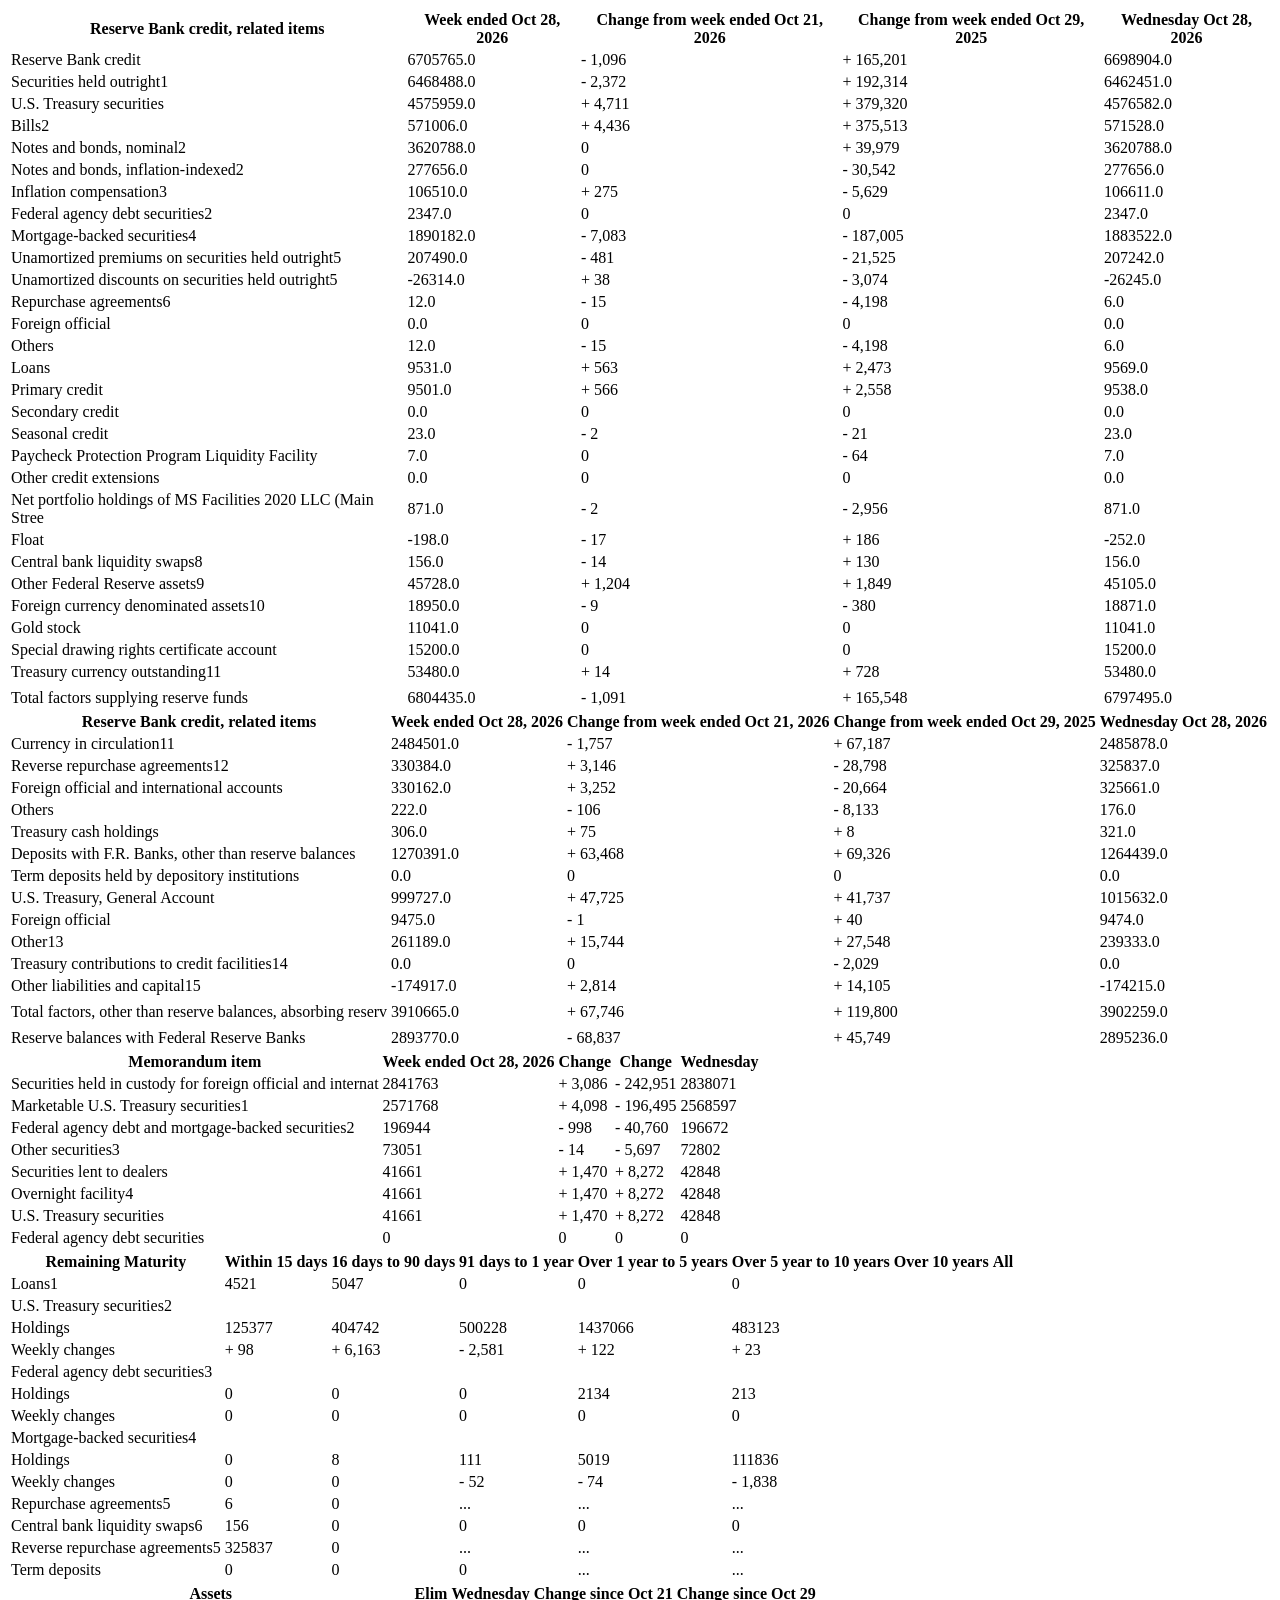
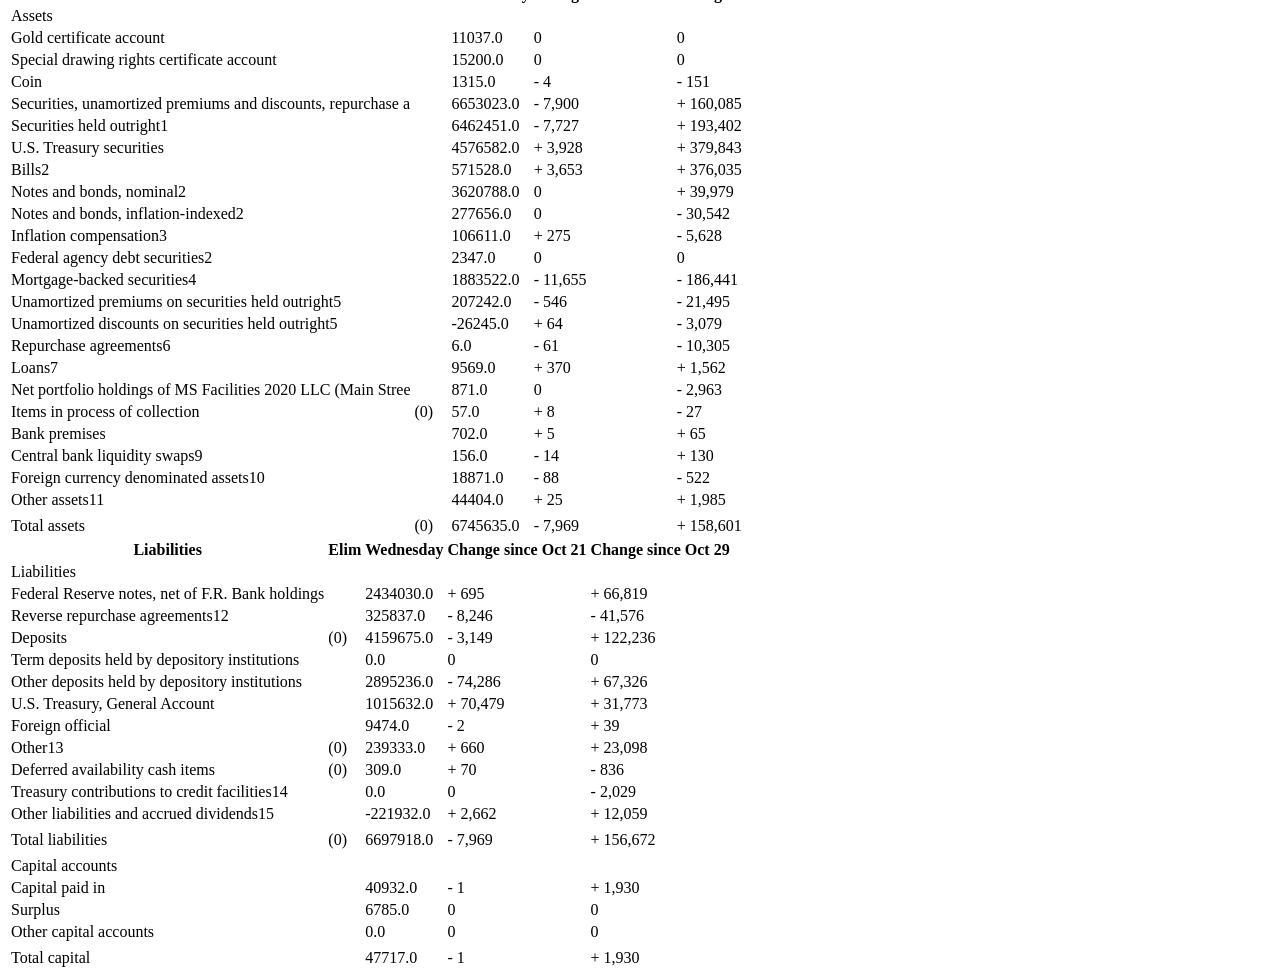
<file: tests/fixtures/h41_20261029_partial.html>
<html><body><table><thead><tr><th>Reserve Bank credit, related items</th><th>Week ended Oct 28, 2026</th><th>Change from week ended Oct 21, 2026</th><th>Change from week ended Oct 29, 2025</th><th>Wednesday Oct 28, 2026</th></tr></thead><tbody><tr><td>Reserve Bank credit</td><td>6705765.0</td><td>- 1,096</td><td>+ 165,201</td><td>6698904.0</td></tr><tr><td>Securities held outright1</td><td>6468488.0</td><td>- 2,372</td><td>+ 192,314</td><td>6462451.0</td></tr><tr><td>U.S. Treasury securities</td><td>4575959.0</td><td>+ 4,711</td><td>+ 379,320</td><td>4576582.0</td></tr><tr><td>Bills2</td><td>571006.0</td><td>+ 4,436</td><td>+ 375,513</td><td>571528.0</td></tr><tr><td>Notes and bonds, nominal2</td><td>3620788.0</td><td>0</td><td>+ 39,979</td><td>3620788.0</td></tr><tr><td>Notes and bonds, inflation-indexed2</td><td>277656.0</td><td>0</td><td>- 30,542</td><td>277656.0</td></tr><tr><td>Inflation compensation3</td><td>106510.0</td><td>+ 275</td><td>- 5,629</td><td>106611.0</td></tr><tr><td>Federal agency debt securities2</td><td>2347.0</td><td>0</td><td>0</td><td>2347.0</td></tr><tr><td>Mortgage-backed securities4</td><td>1890182.0</td><td>- 7,083</td><td>- 187,005</td><td>1883522.0</td></tr><tr><td>Unamortized premiums on securities held outright5</td><td>207490.0</td><td>- 481</td><td>- 21,525</td><td>207242.0</td></tr><tr><td>Unamortized discounts on securities held outright5</td><td>-26314.0</td><td>+ 38</td><td>- 3,074</td><td>-26245.0</td></tr><tr><td>Repurchase agreements6</td><td>12.0</td><td>- 15</td><td>- 4,198</td><td>6.0</td></tr><tr><td>Foreign official</td><td>0.0</td><td>0</td><td>0</td><td>0.0</td></tr><tr><td>Others</td><td>12.0</td><td>- 15</td><td>- 4,198</td><td>6.0</td></tr><tr><td>Loans</td><td>9531.0</td><td>+ 563</td><td>+ 2,473</td><td>9569.0</td></tr><tr><td>Primary credit</td><td>9501.0</td><td>+ 566</td><td>+ 2,558</td><td>9538.0</td></tr><tr><td>Secondary credit</td><td>0.0</td><td>0</td><td>0</td><td>0.0</td></tr><tr><td>Seasonal credit</td><td>23.0</td><td>- 2</td><td>- 21</td><td>23.0</td></tr><tr><td>Paycheck Protection Program Liquidity Facility</td><td>7.0</td><td>0</td><td>- 64</td><td>7.0</td></tr><tr><td>Other credit extensions</td><td>0.0</td><td>0</td><td>0</td><td>0.0</td></tr><tr><td>Net portfolio holdings of MS Facilities 2020 LLC (Main Stree</td><td>871.0</td><td>- 2</td><td>- 2,956</td><td>871.0</td></tr><tr><td>Float</td><td>-198.0</td><td>- 17</td><td>+ 186</td><td>-252.0</td></tr><tr><td>Central bank liquidity swaps8</td><td>156.0</td><td>- 14</td><td>+ 130</td><td>156.0</td></tr><tr><td>Other Federal Reserve assets9</td><td>45728.0</td><td>+ 1,204</td><td>+ 1,849</td><td>45105.0</td></tr><tr><td>Foreign currency denominated assets10</td><td>18950.0</td><td>- 9</td><td>- 380</td><td>18871.0</td></tr><tr><td>Gold stock</td><td>11041.0</td><td>0</td><td>0</td><td>11041.0</td></tr><tr><td>Special drawing rights certificate account</td><td>15200.0</td><td>0</td><td>0</td><td>15200.0</td></tr><tr><td>Treasury currency outstanding11</td><td>53480.0</td><td>+ 14</td><td>+ 728</td><td>53480.0</td></tr><tr><td></td><td></td><td></td><td></td><td></td></tr><tr><td>Total factors supplying reserve funds</td><td>6804435.0</td><td>- 1,091</td><td>+ 165,548</td><td>6797495.0</td></tr></tbody></table>
<table><thead><tr><th>Reserve Bank credit, related items</th><th>Week ended Oct 28, 2026</th><th>Change from week ended Oct 21, 2026</th><th>Change from week ended Oct 29, 2025</th><th>Wednesday Oct 28, 2026</th></tr></thead><tbody><tr><td>Currency in circulation11</td><td>2484501.0</td><td>- 1,757</td><td>+ 67,187</td><td>2485878.0</td></tr><tr><td>Reverse repurchase agreements12</td><td>330384.0</td><td>+ 3,146</td><td>- 28,798</td><td>325837.0</td></tr><tr><td>Foreign official and international accounts</td><td>330162.0</td><td>+ 3,252</td><td>- 20,664</td><td>325661.0</td></tr><tr><td>Others</td><td>222.0</td><td>- 106</td><td>- 8,133</td><td>176.0</td></tr><tr><td>Treasury cash holdings</td><td>306.0</td><td>+ 75</td><td>+ 8</td><td>321.0</td></tr><tr><td>Deposits with F.R. Banks, other than reserve balances</td><td>1270391.0</td><td>+ 63,468</td><td>+ 69,326</td><td>1264439.0</td></tr><tr><td>Term deposits held by depository institutions</td><td>0.0</td><td>0</td><td>0</td><td>0.0</td></tr><tr><td>U.S. Treasury, General Account</td><td>999727.0</td><td>+ 47,725</td><td>+ 41,737</td><td>1015632.0</td></tr><tr><td>Foreign official</td><td>9475.0</td><td>- 1</td><td>+ 40</td><td>9474.0</td></tr><tr><td>Other13</td><td>261189.0</td><td>+ 15,744</td><td>+ 27,548</td><td>239333.0</td></tr><tr><td>Treasury contributions to credit facilities14</td><td>0.0</td><td>0</td><td>- 2,029</td><td>0.0</td></tr><tr><td>Other liabilities and capital15</td><td>-174917.0</td><td>+ 2,814</td><td>+ 14,105</td><td>-174215.0</td></tr><tr><td></td><td></td><td></td><td></td><td></td></tr><tr><td>Total factors, other than reserve balances, absorbing reserv</td><td>3910665.0</td><td>+ 67,746</td><td>+ 119,800</td><td>3902259.0</td></tr><tr><td></td><td></td><td></td><td></td><td></td></tr><tr><td>Reserve balances with Federal Reserve Banks</td><td>2893770.0</td><td>- 68,837</td><td>+ 45,749</td><td>2895236.0</td></tr></tbody></table>
<table><thead><tr><th>Memorandum item</th><th>Week ended Oct 28, 2026</th><th>Change</th><th>Change</th><th>Wednesday</th></tr></thead><tbody><tr><td>Securities held in custody for foreign official and internat</td><td>2841763</td><td>+ 3,086</td><td>- 242,951</td><td>2838071</td></tr><tr><td>Marketable U.S. Treasury securities1</td><td>2571768</td><td>+ 4,098</td><td>- 196,495</td><td>2568597</td></tr><tr><td>Federal agency debt and mortgage-backed securities2</td><td>196944</td><td>- 998</td><td>- 40,760</td><td>196672</td></tr><tr><td>Other securities3</td><td>73051</td><td>- 14</td><td>- 5,697</td><td>72802</td></tr><tr><td>Securities lent to dealers</td><td>41661</td><td>+ 1,470</td><td>+ 8,272</td><td>42848</td></tr><tr><td>Overnight facility4</td><td>41661</td><td>+ 1,470</td><td>+ 8,272</td><td>42848</td></tr><tr><td>U.S. Treasury securities</td><td>41661</td><td>+ 1,470</td><td>+ 8,272</td><td>42848</td></tr><tr><td>Federal agency debt securities</td><td>0</td><td>0</td><td>0</td><td>0</td></tr></tbody></table>
<table><thead><tr><th>Remaining Maturity</th><th>Within 15 days</th><th>16 days to 90 days</th><th>91 days to 1 year</th><th>Over 1 year to 5 years</th><th>Over 5 year to 10 years</th><th>Over 10 years</th><th>All</th></tr></thead><tbody><tr><td>Loans1</td><td>4521</td><td>5047</td><td>0</td><td>0</td><td>0</td></tr><tr><td>U.S. Treasury securities2</td><td></td><td></td><td></td><td></td><td></td></tr><tr><td>Holdings</td><td>125377</td><td>404742</td><td>500228</td><td>1437066</td><td>483123</td></tr><tr><td>Weekly changes</td><td>+ 98</td><td>+ 6,163</td><td>- 2,581</td><td>+ 122</td><td>+ 23</td></tr><tr><td>Federal agency debt securities3</td><td></td><td></td><td></td><td></td><td></td></tr><tr><td>Holdings</td><td>0</td><td>0</td><td>0</td><td>2134</td><td>213</td></tr><tr><td>Weekly changes</td><td>0</td><td>0</td><td>0</td><td>0</td><td>0</td></tr><tr><td>Mortgage-backed securities4</td><td></td><td></td><td></td><td></td><td></td></tr><tr><td>Holdings</td><td>0</td><td>8</td><td>111</td><td>5019</td><td>111836</td></tr><tr><td>Weekly changes</td><td>0</td><td>0</td><td>- 52</td><td>- 74</td><td>- 1,838</td></tr><tr><td>Repurchase agreements5</td><td>6</td><td>0</td><td>...</td><td>...</td><td>...</td></tr><tr><td>Central bank liquidity swaps6</td><td>156</td><td>0</td><td>0</td><td>0</td><td>0</td></tr><tr><td>Reverse repurchase agreements5</td><td>325837</td><td>0</td><td>...</td><td>...</td><td>...</td></tr><tr><td>Term deposits</td><td>0</td><td>0</td><td>0</td><td>...</td><td>...</td></tr></tbody></table>
<table><thead><tr><th>Assets</th><th>Elim</th><th>Wednesday</th><th>Change since Oct 21</th><th>Change since Oct 29</th></tr></thead><tbody><tr><td>Assets</td><td></td><td></td><td></td><td></td></tr><tr><td>Gold certificate account</td><td></td><td>11037.0</td><td>0</td><td>0</td></tr><tr><td>Special drawing rights certificate account</td><td></td><td>15200.0</td><td>0</td><td>0</td></tr><tr><td>Coin</td><td></td><td>1315.0</td><td>- 4</td><td>- 151</td></tr><tr><td>Securities, unamortized premiums and discounts, repurchase a</td><td></td><td>6653023.0</td><td>- 7,900</td><td>+ 160,085</td></tr><tr><td>Securities held outright1</td><td></td><td>6462451.0</td><td>- 7,727</td><td>+ 193,402</td></tr><tr><td>U.S. Treasury securities</td><td></td><td>4576582.0</td><td>+ 3,928</td><td>+ 379,843</td></tr><tr><td>Bills2</td><td></td><td>571528.0</td><td>+ 3,653</td><td>+ 376,035</td></tr><tr><td>Notes and bonds, nominal2</td><td></td><td>3620788.0</td><td>0</td><td>+ 39,979</td></tr><tr><td>Notes and bonds, inflation-indexed2</td><td></td><td>277656.0</td><td>0</td><td>- 30,542</td></tr><tr><td>Inflation compensation3</td><td></td><td>106611.0</td><td>+ 275</td><td>- 5,628</td></tr><tr><td>Federal agency debt securities2</td><td></td><td>2347.0</td><td>0</td><td>0</td></tr><tr><td>Mortgage-backed securities4</td><td></td><td>1883522.0</td><td>- 11,655</td><td>- 186,441</td></tr><tr><td>Unamortized premiums on securities held outright5</td><td></td><td>207242.0</td><td>- 546</td><td>- 21,495</td></tr><tr><td>Unamortized discounts on securities held outright5</td><td></td><td>-26245.0</td><td>+ 64</td><td>- 3,079</td></tr><tr><td>Repurchase agreements6</td><td></td><td>6.0</td><td>- 61</td><td>- 10,305</td></tr><tr><td>Loans7</td><td></td><td>9569.0</td><td>+ 370</td><td>+ 1,562</td></tr><tr><td>Net portfolio holdings of MS Facilities 2020 LLC (Main Stree</td><td></td><td>871.0</td><td>0</td><td>- 2,963</td></tr><tr><td>Items in process of collection</td><td>(0)</td><td>57.0</td><td>+ 8</td><td>- 27</td></tr><tr><td>Bank premises</td><td></td><td>702.0</td><td>+ 5</td><td>+ 65</td></tr><tr><td>Central bank liquidity swaps9</td><td></td><td>156.0</td><td>- 14</td><td>+ 130</td></tr><tr><td>Foreign currency denominated assets10</td><td></td><td>18871.0</td><td>- 88</td><td>- 522</td></tr><tr><td>Other assets11</td><td></td><td>44404.0</td><td>+ 25</td><td>+ 1,985</td></tr><tr><td></td><td></td><td></td><td></td><td></td></tr><tr><td>Total assets</td><td>(0)</td><td>6745635.0</td><td>- 7,969</td><td>+ 158,601</td></tr></tbody></table>
<table><thead><tr><th>Liabilities</th><th>Elim</th><th>Wednesday</th><th>Change since Oct 21</th><th>Change since Oct 29</th></tr></thead><tbody><tr><td>Liabilities</td><td></td><td></td><td></td><td></td></tr><tr><td>Federal Reserve notes, net of F.R. Bank holdings</td><td></td><td>2434030.0</td><td>+ 695</td><td>+ 66,819</td></tr><tr><td>Reverse repurchase agreements12</td><td></td><td>325837.0</td><td>- 8,246</td><td>- 41,576</td></tr><tr><td>Deposits</td><td>(0)</td><td>4159675.0</td><td>- 3,149</td><td>+ 122,236</td></tr><tr><td>Term deposits held by depository institutions</td><td></td><td>0.0</td><td>0</td><td>0</td></tr><tr><td>Other deposits held by depository institutions</td><td></td><td>2895236.0</td><td>- 74,286</td><td>+ 67,326</td></tr><tr><td>U.S. Treasury, General Account</td><td></td><td>1015632.0</td><td>+ 70,479</td><td>+ 31,773</td></tr><tr><td>Foreign official</td><td></td><td>9474.0</td><td>- 2</td><td>+ 39</td></tr><tr><td>Other13</td><td>(0)</td><td>239333.0</td><td>+ 660</td><td>+ 23,098</td></tr><tr><td>Deferred availability cash items</td><td>(0)</td><td>309.0</td><td>+ 70</td><td>- 836</td></tr><tr><td>Treasury contributions to credit facilities14</td><td></td><td>0.0</td><td>0</td><td>- 2,029</td></tr><tr><td>Other liabilities and accrued dividends15</td><td></td><td>-221932.0</td><td>+ 2,662</td><td>+ 12,059</td></tr><tr><td></td><td></td><td></td><td></td><td></td></tr><tr><td>Total liabilities</td><td>(0)</td><td>6697918.0</td><td>- 7,969</td><td>+ 156,672</td></tr><tr><td></td><td></td><td></td><td></td><td></td></tr><tr><td>Capital accounts</td><td></td><td></td><td></td><td></td></tr><tr><td>Capital paid in</td><td></td><td>40932.0</td><td>- 1</td><td>+ 1,930</td></tr><tr><td>Surplus</td><td></td><td>6785.0</td><td>0</td><td>0</td></tr><tr><td>Other capital accounts</td><td></td><td>0.0</td><td>0</td><td>0</td></tr><tr><td></td><td></td><td></td><td></td><td></td></tr><tr><td>Total capital</td><td></td><td>47717.0</td><td>- 1</td><td>+ 1,930</td></tr></tbody></table>
</body></html>
</file>
<file: docs/common.css>
:root{
  --ink:#17231e; --ink2:#4b5a53; --ink3:#7c8a83; --line:#dfe6e2; --paper:#ffffff; --soft:#f3f7f5;
  --brand:#2f7d6b; --up:#d1453b; --up-soft:#f7d9d6; --dn:#1f8a4c; --dn-soft:#d5eedf; --flat:#8b9690;
  --warn:#e8a23a; --violet:#6a4fd1; --blue:#3a6fd8; --plain-bg:#fffaeb; --plain-line:#e6c66a; --plain-ink:#9a6b00;
  --hero1:#0f2a22; --hero2:#1d4a3a;
}
*{box-sizing:border-box}
html,body{margin:0;background:var(--paper);color:var(--ink);font-family:"Noto Sans TC",system-ui,-apple-system,"PingFang TC","Microsoft JhengHei",sans-serif;line-height:1.7;font-size:16px}
.wrap{max-width:1000px;margin:0 auto;padding:0 16px}
b{font-weight:700}
.num{font-variant-numeric:tabular-nums}
.up{color:var(--up)} .dn{color:var(--dn)} .flat{color:var(--flat)}
/* ---------- hero */
.hero{background:radial-gradient(1200px 500px at 85% 0%,#5a4a2a55,transparent),linear-gradient(160deg,var(--hero1),var(--hero2));color:#f2f7f4;padding:44px 0 36px;position:relative;overflow:hidden}
.hero:before{content:"";position:absolute;inset:0;background-image:linear-gradient(#ffffff0a 1px,transparent 1px),linear-gradient(90deg,#ffffff0a 1px,transparent 1px);background-size:32px 32px;pointer-events:none}
.hero .wrap{position:relative}
.eyebrow{letter-spacing:.14em;font-weight:700;color:#7fe0c4;font-size:14px}
.rainbow{height:4px;width:300px;max-width:60%;border-radius:2px;margin:8px 0 18px;background:linear-gradient(90deg,#e8735a,#e8c25a,#5ad1a0,#5a8ce8,#8a5ae8)}
h1{font-size:clamp(32px,6vw,54px);line-height:1.2;margin:0 0 12px;font-weight:900}
h1 .hl{color:#7fe0c4}
.sub{font-size:clamp(17px,2.4vw,22px);font-weight:700;margin:0 0 14px;color:#e5efe9}
.tags{display:flex;flex-wrap:wrap;gap:8px;margin-bottom:14px}
.tag{padding:3px 12px;border-radius:999px;font-size:14px;font-weight:700;color:#fff}
.intro{color:#d4e2db;max-width:880px}
.hero-chart{margin:20px 0 18px;border:1px solid #ffffff22;border-radius:14px;padding:14px 14px 6px;background:#ffffff08}
.hero-chart .cap{font-size:13px;color:#b9cbc2}
.kpis{display:grid;grid-template-columns:repeat(4,1fr);gap:12px}
.kpi{border-radius:14px;padding:16px 18px;color:#fff;min-height:150px}
.kpi .k{font-size:14px;opacity:.95}
.kpi .v{font-size:clamp(26px,4vw,36px);font-weight:900;margin:8px 0 4px;line-height:1.2}
.kpi .v small{font-size:.5em}
.kpi .d{font-size:13px;opacity:.95}
.picker{position:absolute;right:16px;top:0}
.picker select{background:#ffffff14;color:#fff;border:1px solid #ffffff33;border-radius:8px;padding:4px 8px;font:inherit;font-size:13px}
.picker option{color:#000}
/* ---------- body */
main{padding:24px 0 60px}
h2{font-size:24px;font-weight:900;margin:44px 0 14px;padding-bottom:8px;border-bottom:3px solid var(--brand)}
h3{font-size:19px;color:var(--brand);margin:30px 0 10px}
.callout{background:var(--soft);border-left:5px solid var(--brand);padding:14px 18px;border-radius:0 8px 8px 0}
.plain{background:var(--plain-bg);border:1.5px dashed var(--plain-line);border-radius:10px;padding:12px 16px;margin:14px 0}
.plain b.lbl{color:var(--plain-ink);margin-right:6px}
.cards{display:grid;grid-template-columns:repeat(4,1fr);gap:12px;margin:14px 0}
.card{border:1px solid var(--line);border-radius:12px;padding:12px 14px;background:#fff}
.card .k{font-size:14px;color:var(--ink2)}
.card .v{font-size:28px;font-weight:900;line-height:1.3}
.card .d{font-size:14px}
.note{font-size:13px;color:var(--ink3)}
.panel{border:1px solid var(--line);border-radius:14px;padding:14px;background:#fff;margin:14px 0}
.lights{display:grid;grid-template-columns:repeat(auto-fill,minmax(118px,1fr));gap:10px}
.light{border:2px solid;border-radius:10px;text-align:center;overflow:hidden;background:#fff}
.light .h{color:#fff;font-weight:700;font-size:14px;padding:2px 0}
.light .n{font-weight:700;margin-top:4px}
.light .t{font-size:12px;color:var(--ink3)}
.light .s{font-size:14px}
.light .x{font-size:12px;padding-bottom:6px}
.gloss{display:grid;grid-template-columns:repeat(3,1fr);gap:12px}
.gloss .card h4{margin:0 0 4px;color:var(--brand);font-size:17px}
.gloss .card p{margin:0;font-size:15px;color:var(--ink2)}
ul.bul{padding-left:20px} ul.bul li{margin:6px 0}
table{width:100%;border-collapse:collapse;font-size:14px}
th{background:#12261f;color:#fff;font-weight:700;padding:8px 6px;text-align:center;white-space:nowrap}
td{padding:7px 6px;border-bottom:1px solid var(--line);text-align:right}
td.l{text-align:left}
tr.hl td{background:#fff7e0}
.tablewrap{overflow-x:auto;-webkit-overflow-scrolling:touch}
.pill{display:inline-block;padding:0 8px;border-radius:999px;font-size:12px;font-weight:700;color:#fff;white-space:nowrap}
.two{display:grid;grid-template-columns:1fr 1fr;gap:18px}
.chain{display:flex;gap:6px;align-items:stretch;overflow-x:auto;padding-bottom:4px}
.chain .step{flex:1 0 140px;border:2px solid;border-radius:10px;overflow:hidden;background:#fff}
.chain .step .h{color:#fff;font-weight:700;padding:4px 8px;font-size:14px}
.chain .step .b{padding:6px 8px;font-size:13px;text-align:center}
.chain .arr{align-self:center;font-size:16px;color:var(--ink)}
.groups{display:grid;grid-template-columns:repeat(auto-fill,minmax(300px,1fr));gap:12px}
.group h4{margin:0;display:flex;justify-content:space-between;align-items:center;gap:8px}
.group table{font-size:13px;margin-top:6px}
.group td{padding:4px}
.empty{padding:16px;border:1.5px dashed var(--line);border-radius:10px;color:var(--ink3);text-align:center}
svg text{font-family:inherit}
.sx{overflow-x:auto;-webkit-overflow-scrolling:touch}
.sx>svg{min-width:640px;display:block}
footer{color:var(--ink3);font-size:13px;margin-top:40px}
@media (max-width:760px){
  .kpis,.cards{grid-template-columns:1fr 1fr}
  .gloss,.two{grid-template-columns:1fr}
  .picker{position:static;margin-bottom:10px}
}
/* ---------- 流動性頁面 */
.sig{display:inline-block;padding:0 8px;border-radius:999px;font-size:12px;font-weight:700;color:#fff;white-space:nowrap}
.sig.s0{background:#2f9a72}.sig.s1{background:#e8a23a}.sig.s2{background:#d1453b}.sig.s3{background:#8b9690}
.rng{position:relative;height:16px;background:#eef2f0;border-radius:8px;min-width:120px}
.rng .band{position:absolute;top:0;bottom:0;background:#cfe3da;border-radius:8px}
.rng .dot{position:absolute;top:2px;width:12px;height:12px;border-radius:50%;background:var(--ink);transform:translateX(-6px)}
.steps{counter-reset:s}
.steps .card{margin:8px 0}
.navtop{display:flex;gap:10px;flex-wrap:wrap;margin:10px 0 0}
.navtop a{color:#d4e2db;font-size:14px}
a{color:var(--brand)}
td.c{text-align:center}
.small{font-size:12px}
</file>
